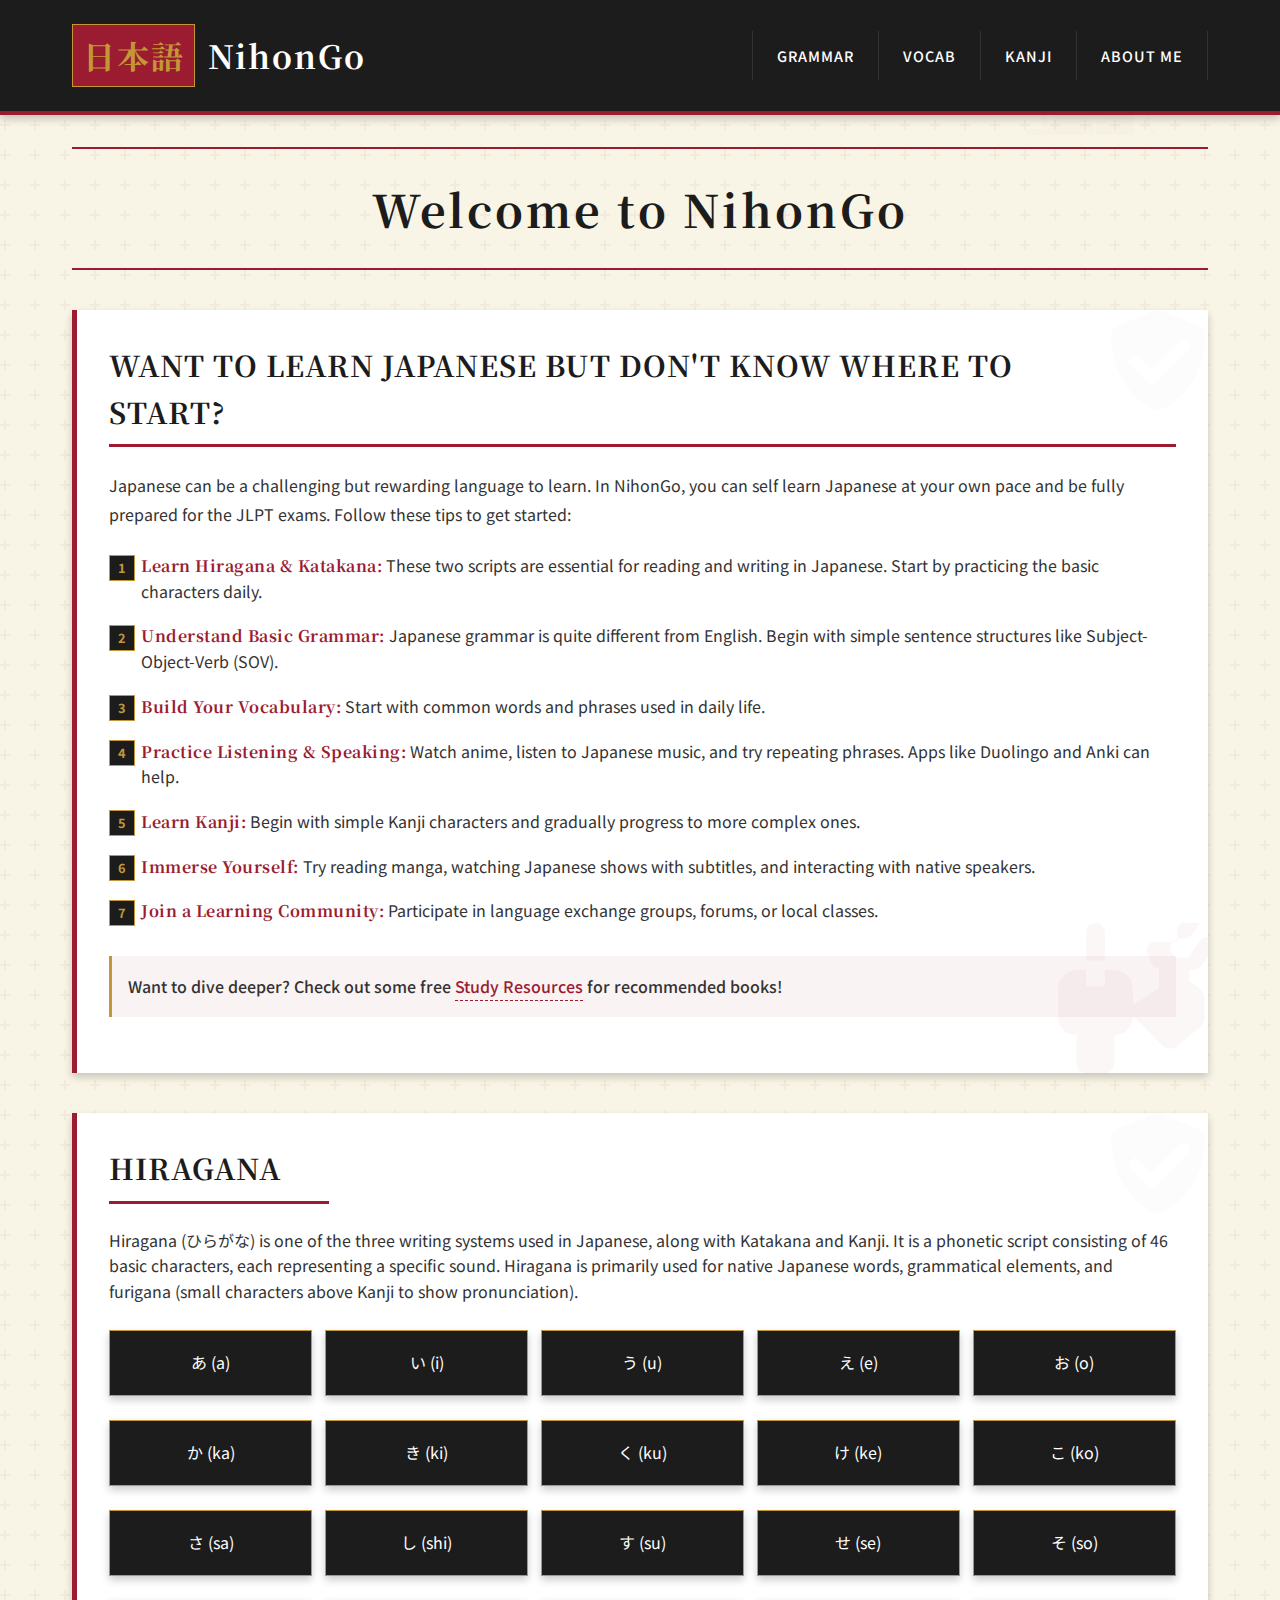
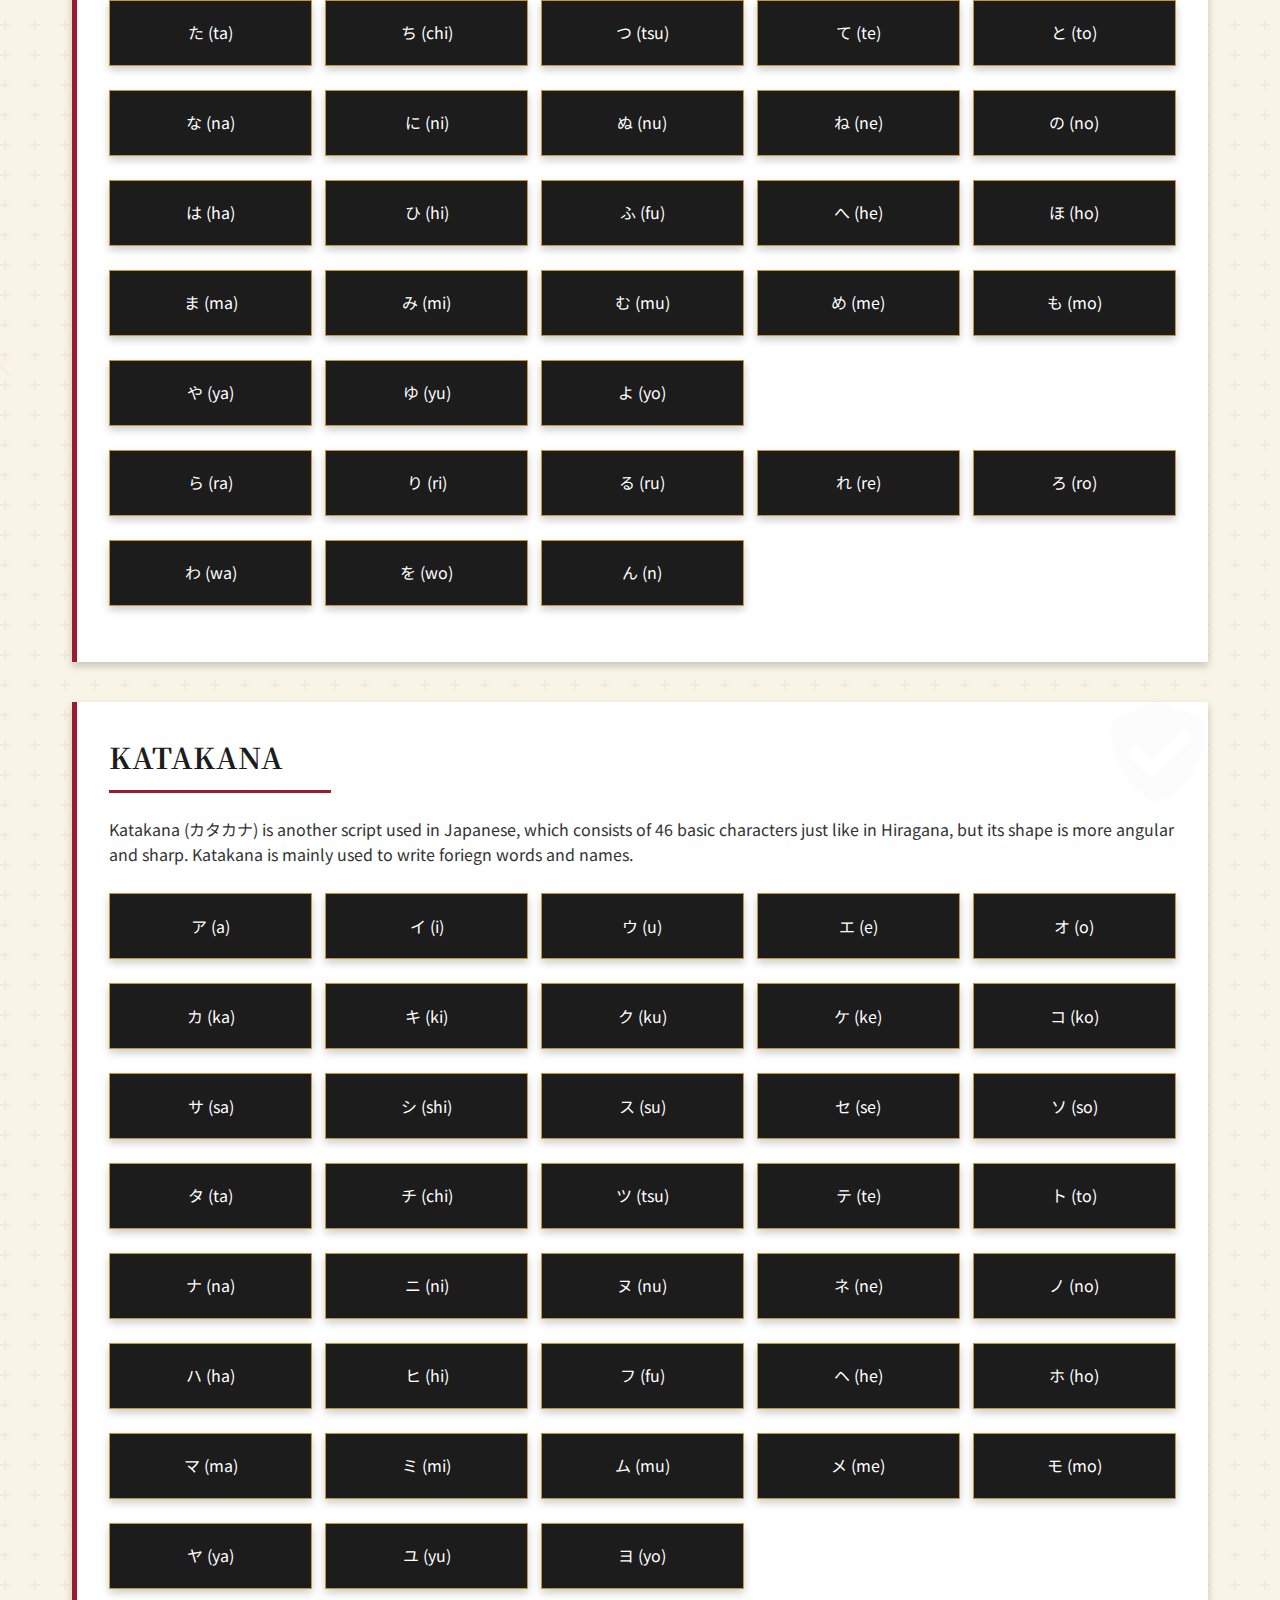
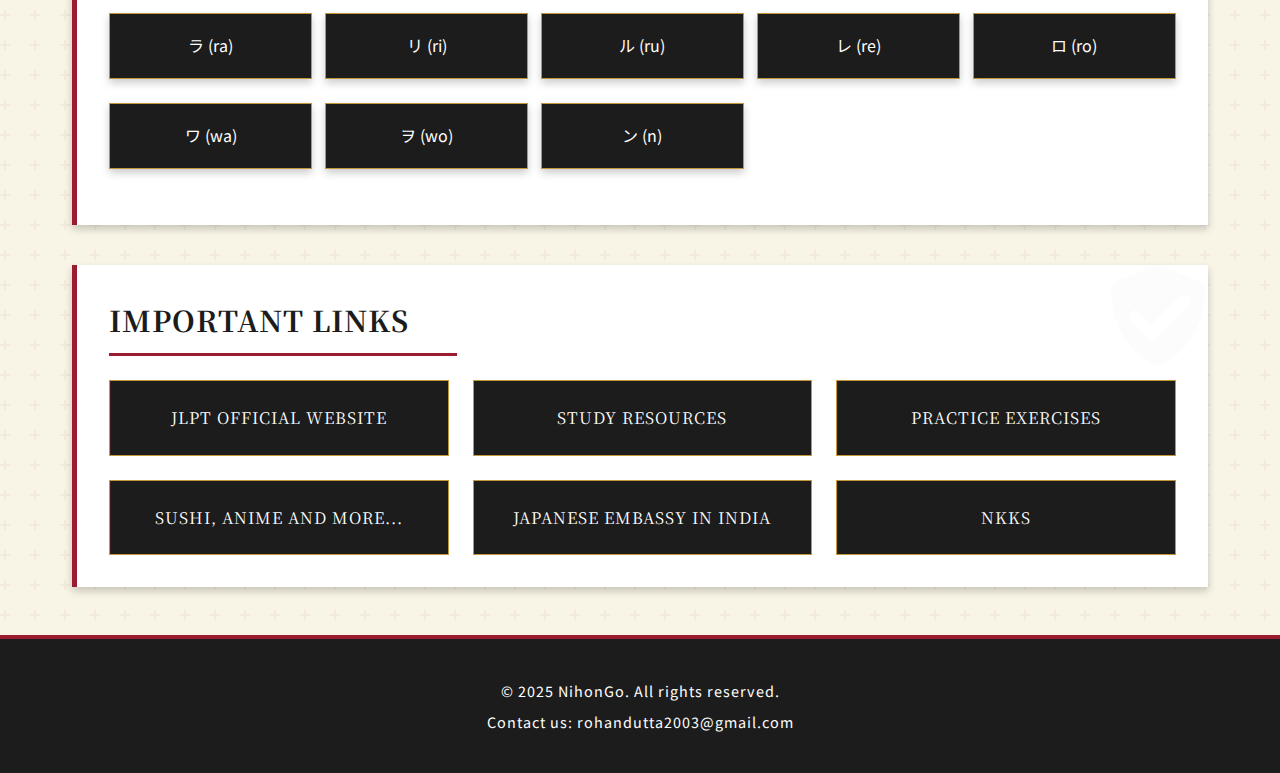
<file: index.html>
<!DOCTYPE html>
<html lang="en">
<head>
    <meta charset="UTF-8">
    <meta name="viewport" content="width=device-width, initial-scale=1.0">
    <title>NihonGo</title>
    <link rel="stylesheet" href="style.css">
    <link rel="stylesheet" href="https://cdnjs.cloudflare.com/ajax/libs/font-awesome/6.4.0/css/all.min.css">
</head>
<body>
    <header>
        <div class="header-container">
            <div class="logo">
                <h1><a href="index.html">NihonGo</a></h1>
            </div>
            <nav>
                <ul>
                    <li><a href="grammar.html">Grammar</a></li>
                    <li><a href="vocab.html">Vocab</a></li>
                    <li><a href="kanji.html">Kanji</a></li>
                    <li><a href="about.html">About Me</a></li>
                </ul>
            </nav>
        </div>
    </header>
    <main>
        <h1>Welcome to NihonGo</h1>

        <section class="section" id="start-learning">
            <h2>Want to learn Japanese but don't know where to start?</h2>
            <p>Japanese can be a challenging but rewarding language to learn. In NihonGo, you can self learn Japanese at your own pace and be fully prepared for the JLPT exams. Follow these tips to get started: </p>
            <ol>
                <li><strong>Learn Hiragana & Katakana:</strong> These two scripts are essential for reading and writing in Japanese. Start by practicing the basic characters daily.</li>
                <li><strong>Understand Basic Grammar:</strong> Japanese grammar is quite different from English. Begin with simple sentence structures like Subject-Object-Verb (SOV).</li>
                <li><strong>Build Your Vocabulary:</strong> Start with common words and phrases used in daily life.</li>
                <li><strong>Practice Listening & Speaking:</strong> Watch anime, listen to Japanese music, and try repeating phrases. Apps like Duolingo and Anki can help.</li>
                <li><strong>Learn Kanji:</strong> Begin with simple Kanji characters and gradually progress to more complex ones.</li>
                <li><strong>Immerse Yourself:</strong> Try reading manga, watching Japanese shows with subtitles, and interacting with native speakers.</li>
                <li><strong>Join a Learning Community:</strong> Participate in language exchange groups, forums, or local classes.</li>
            </ol>
            <p>Want to dive deeper? Check out some free <a href="https://nihongolibrary.com/home/free-japanese-study-materials/">Study Resources</a> for recommended books!</p>
        </section>
        
        <section class="section" id="hiragana">
            <h2>Hiragana</h2>
            <p>Hiragana (ひらがな) is one of the three writing systems used in Japanese, along with Katakana and Kanji. It is a phonetic script consisting of 46 basic characters, each representing a specific sound. Hiragana is primarily used for native Japanese words, grammatical elements, and furigana (small characters above Kanji to show pronunciation).</p>
            <br>
            <div class="kana-group">
                <div class="alphabet-grid">
                    <div class="character">あ (a)</div>
                    <div class="character">い (i)</div>
                    <div class="character">う (u)</div>
                    <div class="character">え (e)</div>
                    <div class="character">お (o)</div>
                </div>
            </div>
            <div class="kana-group">
                <div class="alphabet-grid">
                    <div class="character">か (ka)</div>
                    <div class="character">き (ki)</div>
                    <div class="character">く (ku)</div>
                    <div class="character">け (ke)</div>
                    <div class="character">こ (ko)</div>
                </div>
            </div>
            <div class="kana-group">
                <div class="alphabet-grid">
                    <div class="character">さ (sa)</div>
                    <div class="character">し (shi)</div>
                    <div class="character">す (su)</div>
                    <div class="character">せ (se)</div>
                    <div class="character">そ (so)</div>
                </div>
            </div>
            <div class="kana-group">
                <div class="alphabet-grid">
                    <div class="character">た (ta)</div>
                    <div class="character">ち (chi)</div>
                    <div class="character">つ (tsu)</div>
                    <div class="character">て (te)</div>
                    <div class="character">と (to)</div>
                </div>
            </div>
            <div class="kana-group">
                <div class="alphabet-grid">
                    <div class="character">な (na)</div>
                    <div class="character">に (ni)</div>
                    <div class="character">ぬ (nu)</div>
                    <div class="character">ね (ne)</div>
                    <div class="character">の (no)</div>
                </div>
            </div>
            <div class="kana-group">
                <div class="alphabet-grid">
                    <div class="character">は (ha)</div>
                    <div class="character">ひ (hi)</div>
                    <div class="character">ふ (fu)</div>
                    <div class="character">へ (he)</div>
                    <div class="character">ほ (ho)</div>
                </div>
            </div>
            <div class="kana-group">
                <div class="alphabet-grid">
                    <div class="character">ま (ma)</div>
                    <div class="character">み (mi)</div>
                    <div class="character">む (mu)</div>
                    <div class="character">め (me)</div>
                    <div class="character">も (mo)</div>
                </div>
            </div>
            <div class="kana-group">
                <div class="alphabet-grid">
                    <div class="character">や (ya)</div>
                    <div class="character">ゆ (yu)</div>
                    <div class="character">よ (yo)</div>
                </div>
            </div>
            <div class="kana-group">
                <div class="alphabet-grid">
                    <div class="character">ら (ra)</div>
                    <div class="character">り (ri)</div>
                    <div class="character">る (ru)</div>
                    <div class="character">れ (re)</div>
                    <div class="character">ろ (ro)</div>
                </div>
            </div>
            <div class="kana-group">
                <div class="alphabet-grid">
                    <div class="character">わ (wa)</div>
                    <div class="character">を (wo)</div>
                    <div class="character">ん (n)</div>
                </div>
            </div>
        </section>

        <section class="section" id="katakana">
            <h2>Katakana</h2>
            <p>Katakana (カタカナ) is another script used in Japanese, which consists of 46 basic characters just like in Hiragana, but its shape is more angular and sharp. Katakana is mainly used to write foriegn words and names.</p>
            <br>
            <div class="kana-group">
                <div class="alphabet-grid">
                    <div class="character">ア (a)</div>
                    <div class="character">イ (i)</div>
                    <div class="character">ウ (u)</div>
                    <div class="character">エ (e)</div>
                    <div class="character">オ (o)</div>
                </div>
            </div>
            <div class="kana-group">
                <div class="alphabet-grid">
                    <div class="character">カ (ka)</div>
                    <div class="character">キ (ki)</div>
                    <div class="character">ク (ku)</div>
                    <div class="character">ケ (ke)</div>
                    <div class="character">コ (ko)</div>
                </div>
            </div>
            <div class="kana-group">
                <div class="alphabet-grid">
                    <div class="character">サ (sa)</div>
                    <div class="character">シ (shi)</div>
                    <div class="character">ス (su)</div>
                    <div class="character">セ (se)</div>
                    <div class="character">ソ (so)</div>
                </div>
            </div>
            <div class="kana-group">
                <div class="alphabet-grid">
                    <div class="character">タ (ta)</div>
                    <div class="character">チ (chi)</div>
                    <div class="character">ツ (tsu)</div>
                    <div class="character">テ (te)</div>
                    <div class="character">ト (to)</div>
                </div>
            </div>
            <div class="kana-group">
                <div class="alphabet-grid">
                    <div class="character">ナ (na)</div>
                    <div class="character">ニ (ni)</div>
                    <div class="character">ヌ (nu)</div>
                    <div class="character">ネ (ne)</div>
                    <div class="character">ノ (no)</div>
                </div>
            </div>
            <div class="kana-group">
                <div class="alphabet-grid">
                    <div class="character">ハ (ha)</div>
                    <div class="character">ヒ (hi)</div>
                    <div class="character">フ (fu)</div>
                    <div class="character">ヘ (he)</div>
                    <div class="character">ホ (ho)</div>
                </div>
            </div>
            <div class="kana-group">
                <div class="alphabet-grid">
                    <div class="character">マ (ma)</div>
                    <div class="character">ミ (mi)</div>
                    <div class="character">ム (mu)</div>
                    <div class="character">メ (me)</div>
                    <div class="character">モ (mo)</div>
                </div>
            </div>
            <div class="kana-group">
                <div class="alphabet-grid">
                    <div class="character">ヤ (ya)</div>
                    <div class="character">ユ (yu)</div>
                    <div class="character">ヨ (yo)</div>
                </div>
            </div>
            <div class="kana-group">
                <div class="alphabet-grid">
                    <div class="character">ラ (ra)</div>
                    <div class="character">リ (ri)</div>
                    <div class="character">ル (ru)</div>
                    <div class="character">レ (re)</div>
                    <div class="character">ロ (ro)</div>
                </div>
            </div>
            <div class="kana-group">
                <div class="alphabet-grid">
                    <div class="character">ワ (wa)</div>
                    <div class="character">ヲ (wo)</div>
                    <div class="character">ン (n)</div>
                </div>
            </div>
        </section>

        <section class="section" id="important-links">
            <h2>Important Links</h2>
            <div class="important-links">
                <a href="https://www.jlpt.jp/e/">JLPT official website</a>
                <a href="https://nihongolibrary.com/home/free-japanese-study-materials/">Study Resources</a>
                <a href="https://japanesetest4you.com/">Practice Exercises</a>
                <a href="https://web-japan.org/trends/11_culture/">Sushi, Anime and More...</a>
                <a href="https://www.in.emb-japan.go.jp/itprtop_en/index.html">Japanese Embassy in India</a>
                <a href="https://nkks.org.in/">NKKS</a>
            </div>
        </section>
    </main>

    <footer>
        <p>© 2025 NihonGo. All rights reserved.</p>
        <p>Contact us: rohandutta2003@gmail.com</p>
    </footer>

    <script>
        // Simple JavaScript to add samurai sword slash effect
        document.addEventListener('DOMContentLoaded', function() {
            const characters = document.querySelectorAll('.character');
            
            characters.forEach(character => {
                character.addEventListener('mouseenter', function() {
                    this.style.transform = 'translateY(-5px)';
                    this.style.boxShadow = '0 10px 15px rgba(0, 0, 0, 0.3)';
                });
                
                character.addEventListener('mouseleave', function() {
                    this.style.transform = 'translateY(0)';
                    this.style.boxShadow = '0 4px 8px rgba(0, 0, 0, 0.2)';
                });
            });
        });
    </script>
</body>
</html>
</file>
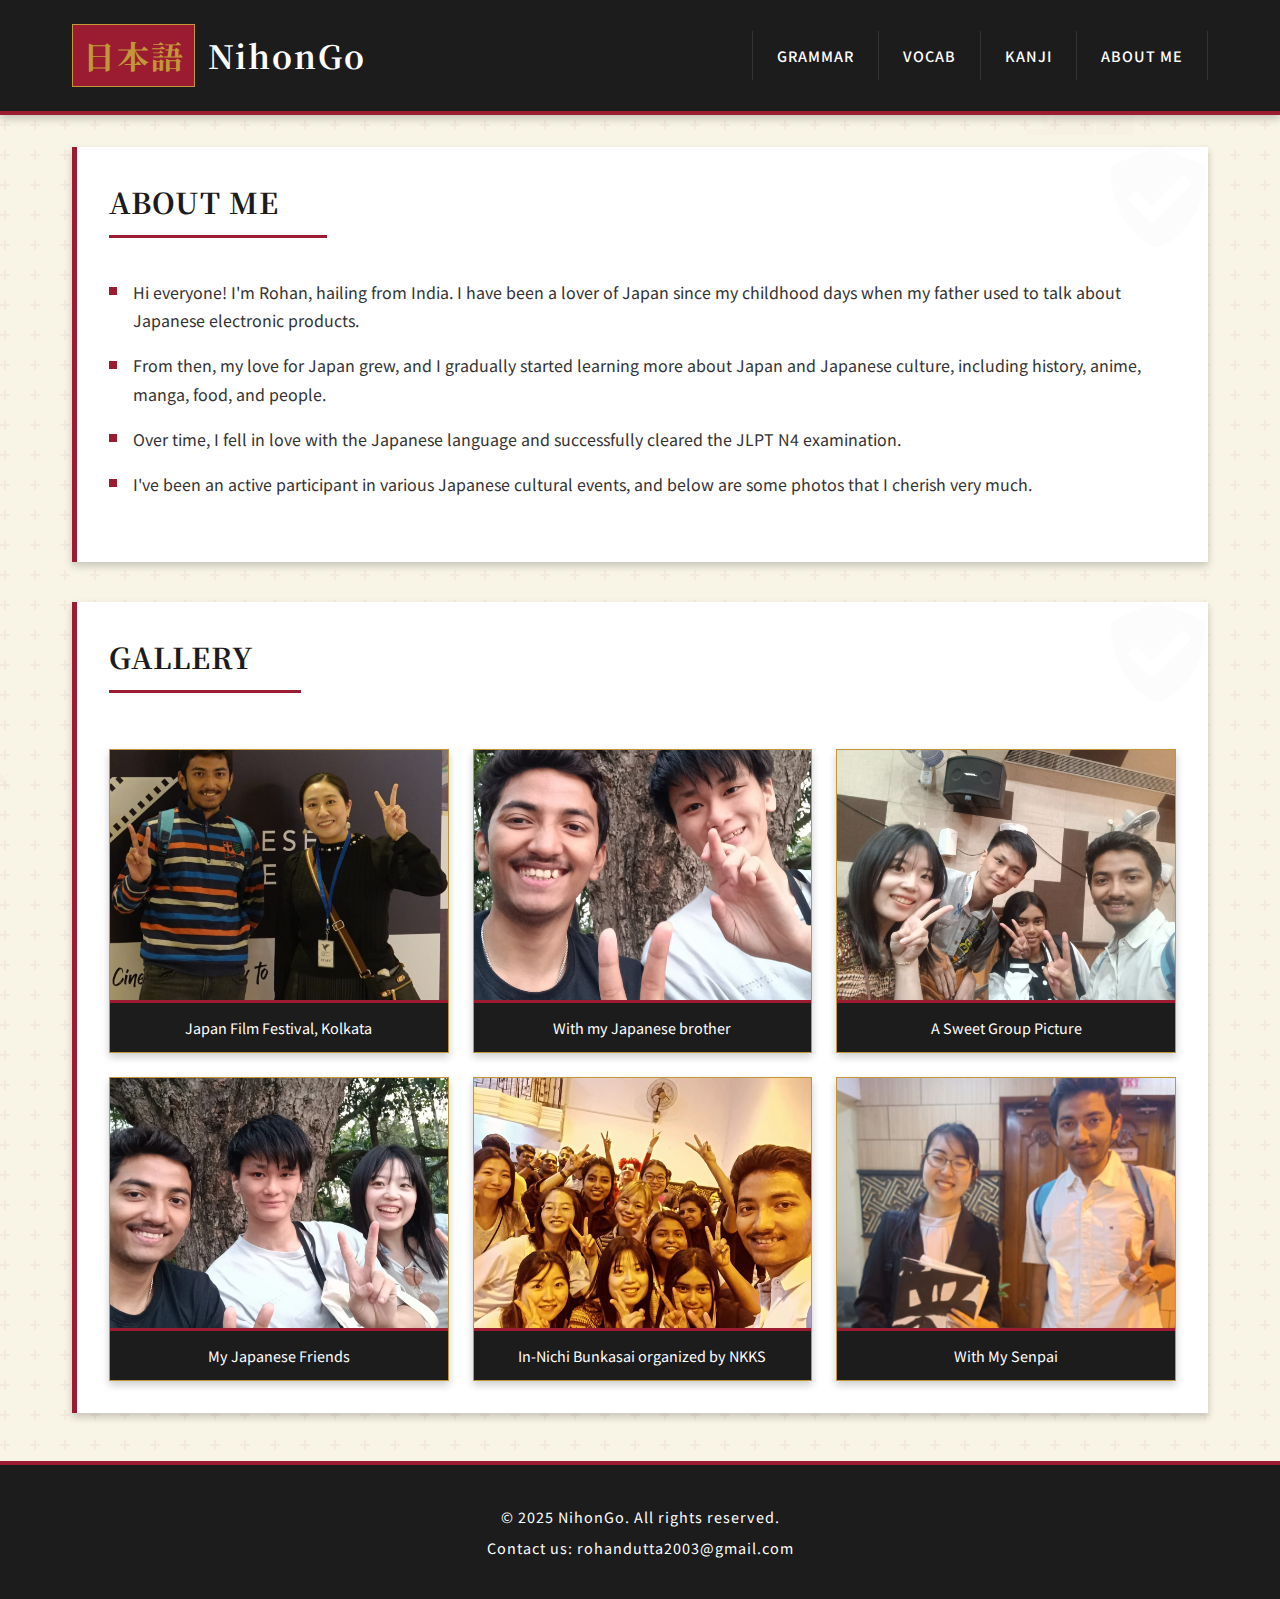
<file: about.html>
<!DOCTYPE html>
<html lang="en">
<head>
    <meta charset="UTF-8">
    <meta name="viewport" content="width=device-width, initial-scale=1.0">
    <title>About</title>
    <link rel="stylesheet" href="style2.css">
    <link rel="stylesheet" href="https://cdnjs.cloudflare.com/ajax/libs/font-awesome/6.4.0/css/all.min.css">
</head>
<body>
    <header>
        <div class="header-container">
            <div class="logo">
                <h1><a href="index.html">NihonGo</a></h1>
            </div>
            <nav>
                <ul>
                    <li><a href="grammar.html">Grammar</a></li>
                    <li><a href="vocab.html">Vocab</a></li>
                    <li><a href="kanji.html">Kanji</a></li>
                    <li><a href="about.html">About Me</a></li>
                </ul>
            </nav>
        </div>
    </header>
    <main>
        <section id="about">
            <h2>About Me</h2>
            <article>
                <p>Hi everyone! I'm Rohan, hailing from India. I have been a lover of Japan since my childhood days when my father used to talk about Japanese electronic products.</p>
                <p>From then, my love for Japan grew, and I gradually started learning more about Japan and Japanese culture, including history, anime, manga, food, and people.</p>
                <p>Over time, I fell in love with the Japanese language and successfully cleared the JLPT N4 examination.</p>
                <p>I've been an active participant in various Japanese cultural events, and below are some photos that I cherish very much.</p>
            </article>
        </section>
        <section id="gallery">
            <h2>Gallery</h2>
            <div class="gallery-container">
                <figure>
                    <img src="image1.jpeg" alt="Celebrating at a Japan Festival">
                    <figcaption>Japan Film Festival, Kolkata</figcaption>
                </figure>
                <figure>
                    <img src="image2.jpeg" alt="My JLPT N4 Certificate">
                    <figcaption>With my Japanese brother</figcaption>
                </figure>
                <figure>
                    <img src="image3.jpeg" alt="Trip to Kyoto">
                    <figcaption>A Sweet Group Picture</figcaption>
                </figure>
                <figure>
                    <img src="image4.jpeg" alt="Japanese Calligraphy Workshop">
                    <figcaption>My Japanese Friends</figcaption>
                </figure>
                <figure>
                    <img src="image5.jpeg" alt="Japanese Calligraphy Workshop">
                    <figcaption>In-Nichi Bunkasai organized by NKKS</figcaption>
                </figure>
                <figure>
                    <img src="image6.jpeg" alt="Japanese Calligraphy Workshop">
                    <figcaption>With My Senpai</figcaption>
                </figure>
            </div>
        </section>
    </main>
    <footer>
        <p>© 2025 NihonGo. All rights reserved.</p>
        <p>Contact us: rohandutta2003@gmail.com</p>
    </footer>
</body>
</html>
</file>
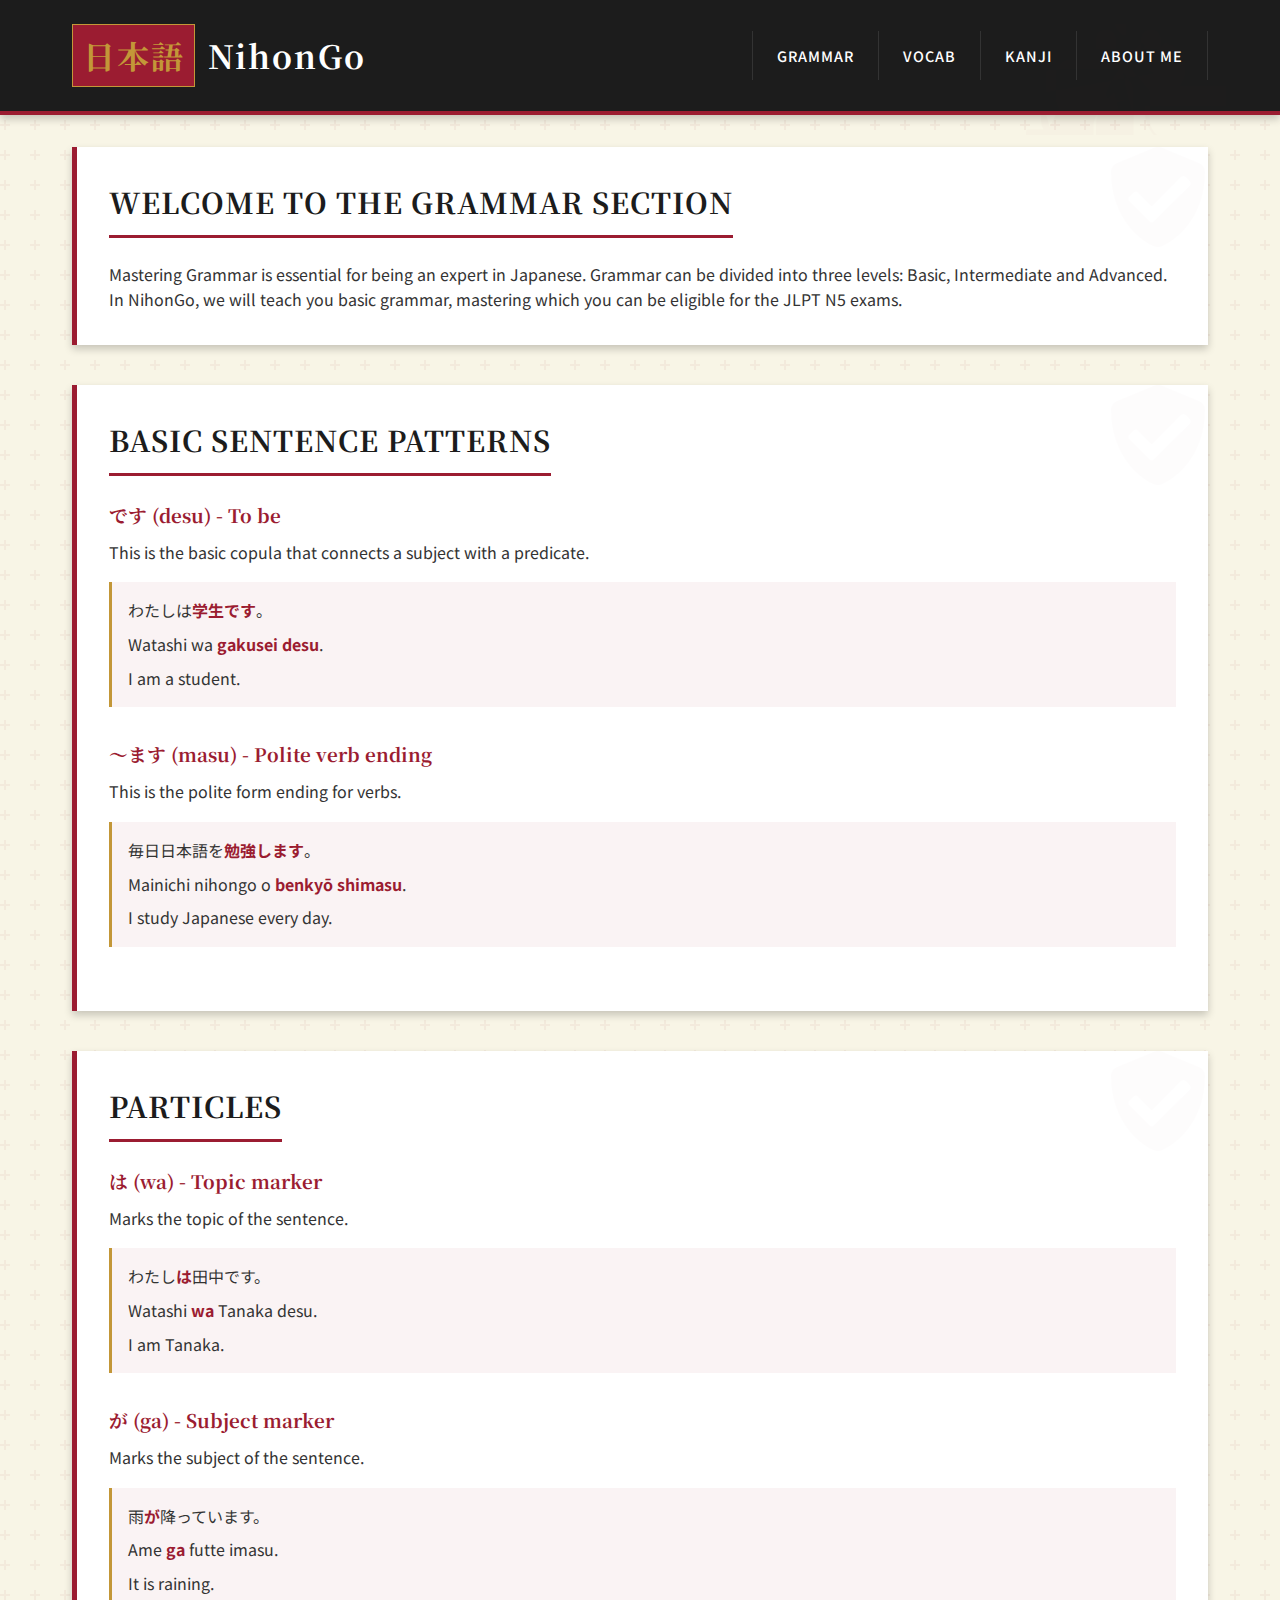
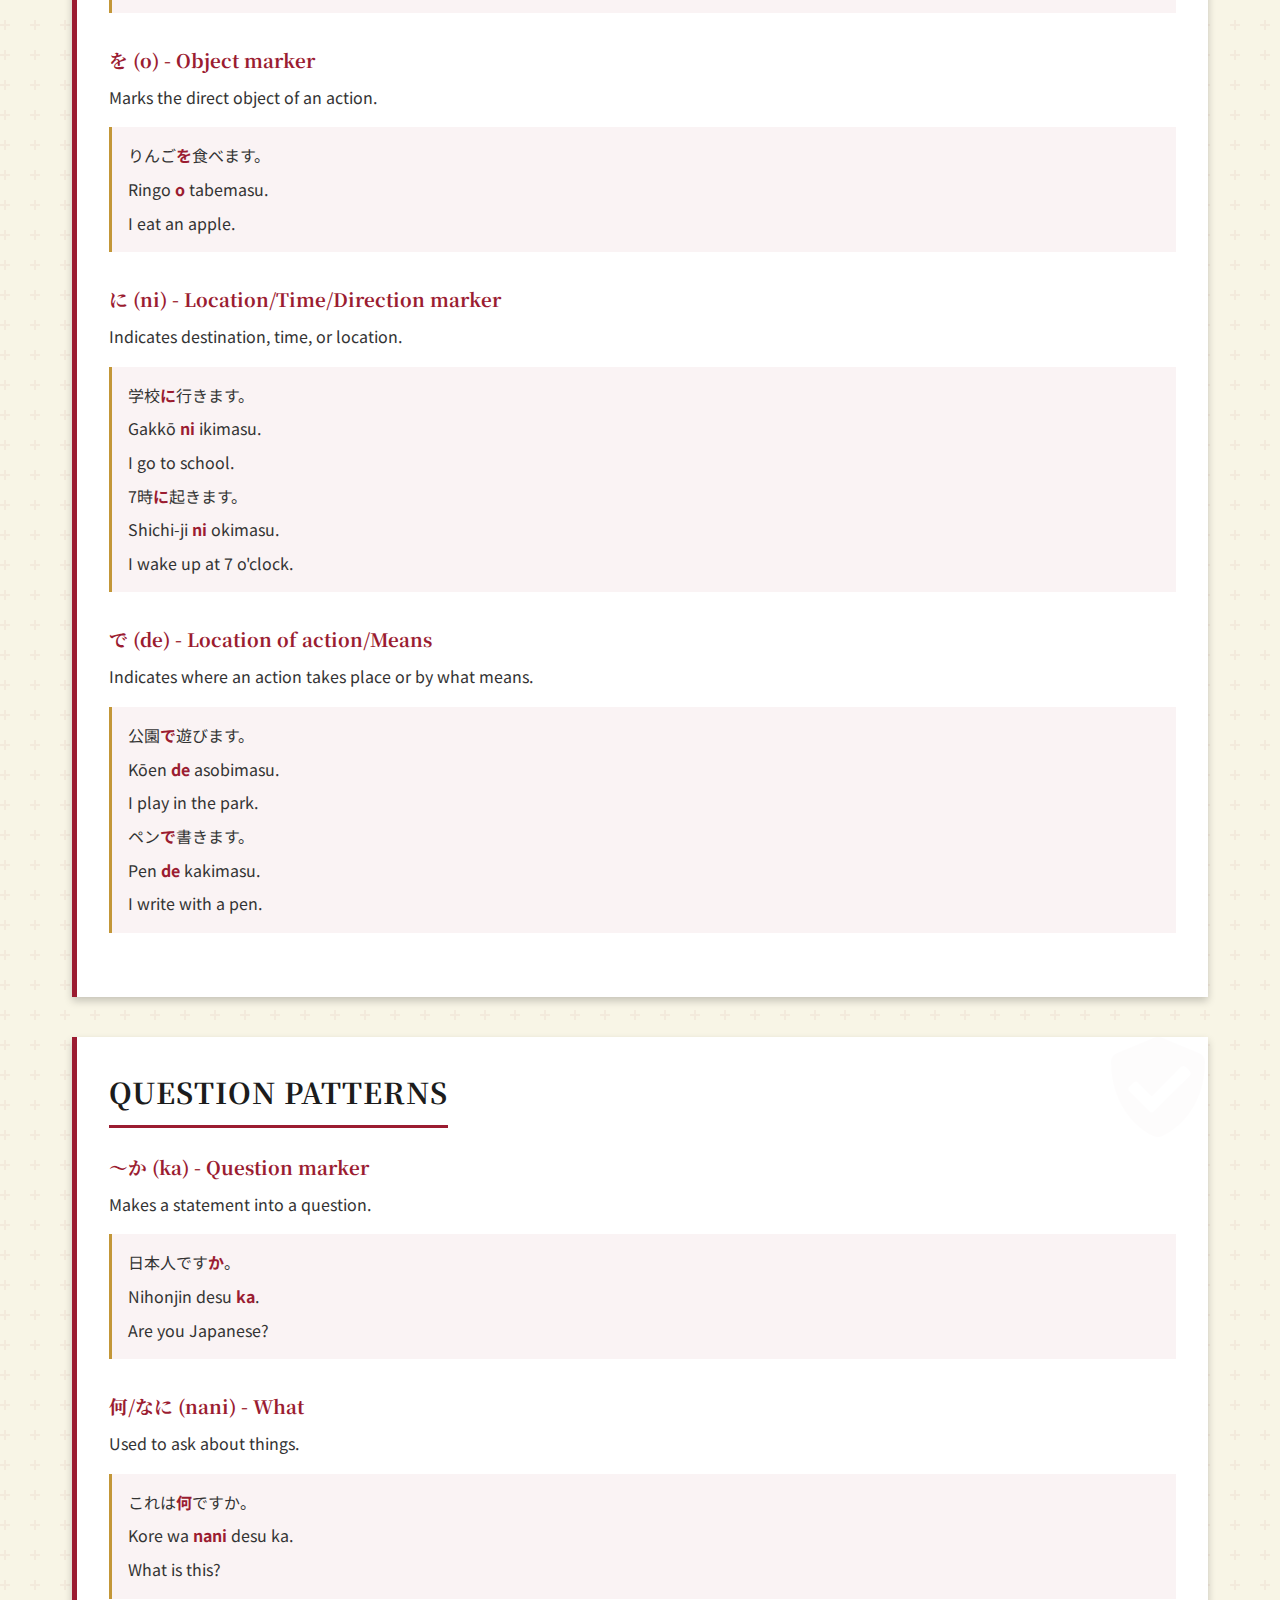
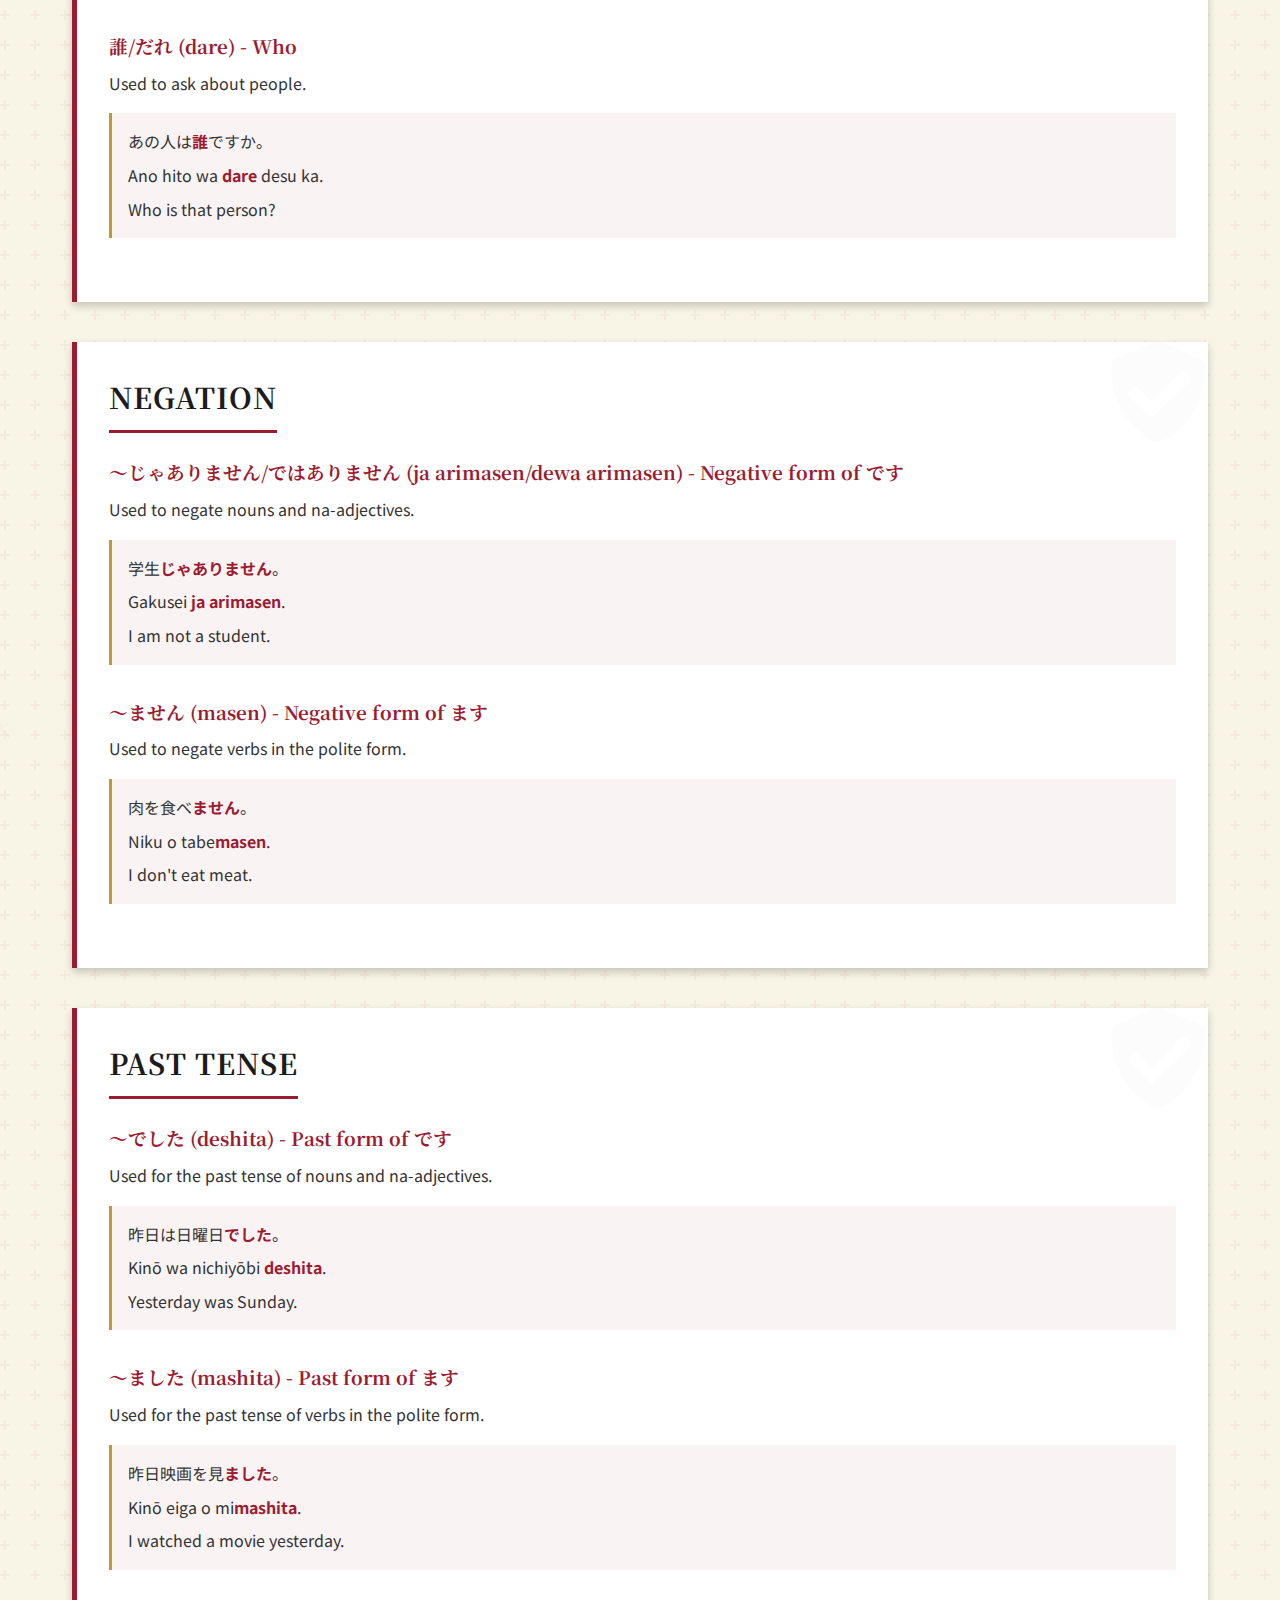
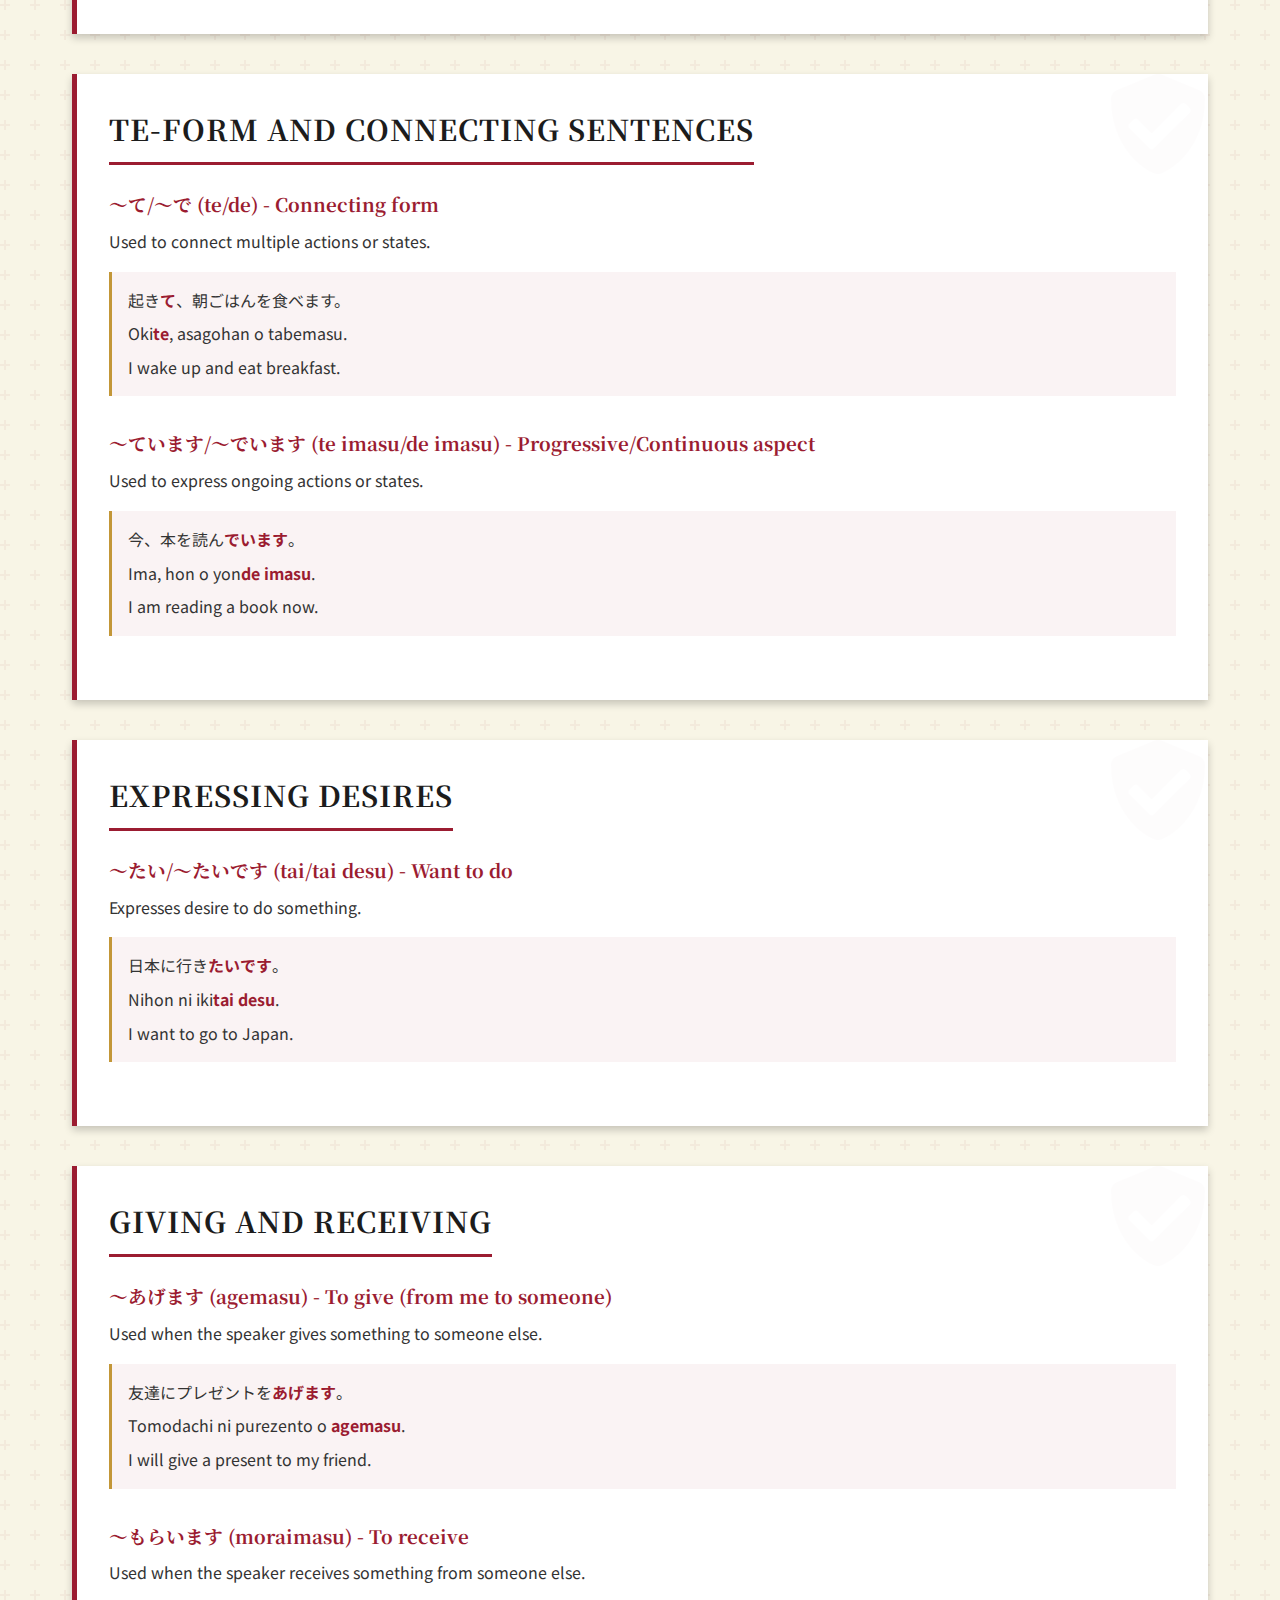
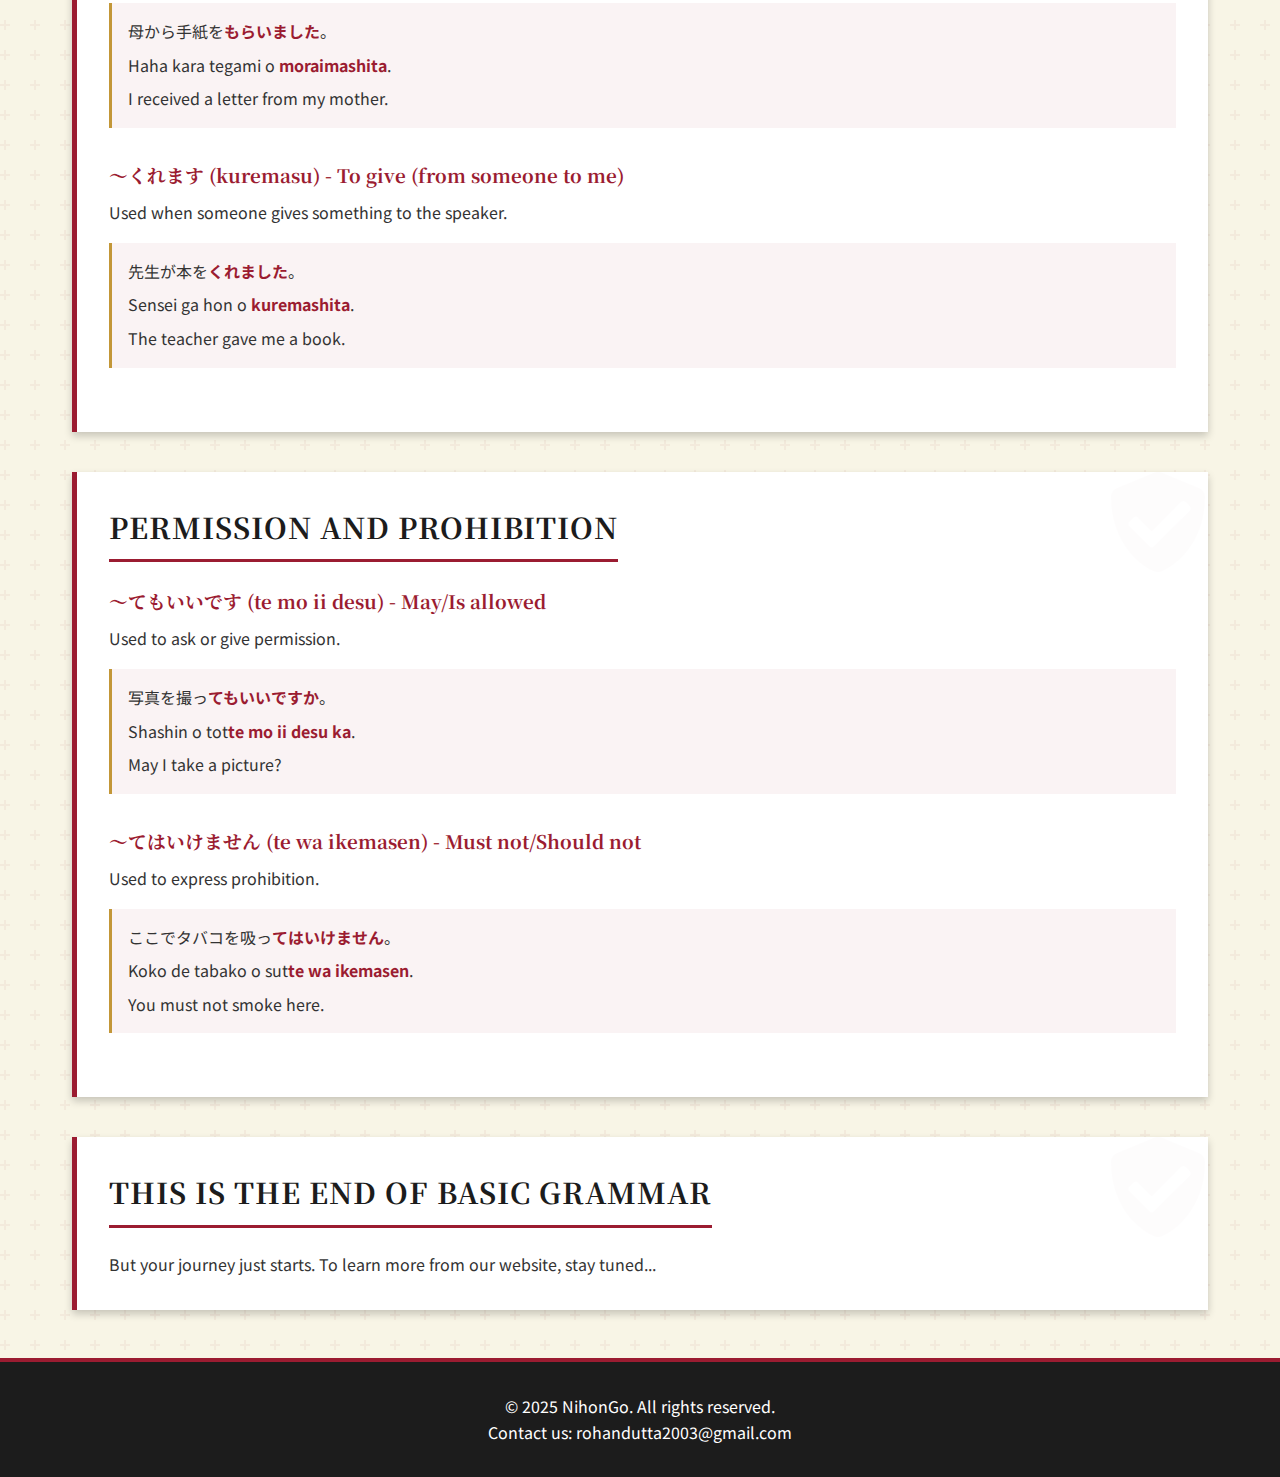
<file: grammar.html>
<!DOCTYPE html>
<html lang="en">
<head>
    <meta charset="UTF-8">
    <meta name="viewport" content="width=device-width, initial-scale=1.0">
    <title>Grammar</title>
    <link rel="stylesheet" href="style1.css">
    <link rel="stylesheet" href="https://cdnjs.cloudflare.com/ajax/libs/font-awesome/6.4.0/css/all.min.css">
</head>
<body>
    <header>
        <div class="header-container">
            <div class="logo">
                <h1><a href="index.html">NihonGo</a></h1>
            </div>
            <nav>
                <ul>
                    <li><a href="grammar.html">Grammar</a></li>
                    <li><a href="vocab.html">Vocab</a></li>
                    <li><a href="kanji.html">Kanji</a></li>
                    <li><a href="about.html">About Me</a></li>
                </ul>
            </nav>
        </div>
    </header>
    <main>
        <section>
            <h2>Welcome to the Grammar Section</h2>
            <p>Mastering Grammar is essential for being an expert in Japanese. Grammar can be divided into three levels: Basic, Intermediate and Advanced.</p>
            <p>In NihonGo, we will teach you basic grammar, mastering which you can be eligible for the JLPT N5 exams.</p>
        </section>
        <section>
            <h2>Basic Sentence Patterns</h2>
            <article>
                <h3>です (desu) - To be</h3>
                <p>This is the basic copula that connects a subject with a predicate.</p>
                <div class="examples">
                    <p>わたしは<strong>学生です</strong>。</p>
                    <p>Watashi wa <strong>gakusei desu</strong>.</p>
                    <p>I am a student.</p>
                </div>
            </article>
            
            <article>
                <h3>〜ます (masu) - Polite verb ending</h3>
                <p>This is the polite form ending for verbs.</p>
                <div class="examples">
                    <p>毎日日本語を<strong>勉強します</strong>。</p>
                    <p>Mainichi nihongo o <strong>benkyō shimasu</strong>.</p>
                    <p>I study Japanese every day.</p>
                </div>
            </article>
        </section>

        <section>
            <h2>Particles</h2>
            
            <article>
                <h3>は (wa) - Topic marker</h3>
                <p>Marks the topic of the sentence.</p>
                <div class="examples">
                    <p>わたし<strong>は</strong>田中です。</p>
                    <p>Watashi <strong>wa</strong> Tanaka desu.</p>
                    <p>I am Tanaka.</p>
                </div>
            </article>
            
            <article>
                <h3>が (ga) - Subject marker</h3>
                <p>Marks the subject of the sentence.</p>
                <div class="examples">
                    <p>雨<strong>が</strong>降っています。</p>
                    <p>Ame <strong>ga</strong> futte imasu.</p>
                    <p>It is raining.</p>
                </div>
            </article>
            
            <article>
                <h3>を (o) - Object marker</h3>
                <p>Marks the direct object of an action.</p>
                <div class="examples">
                    <p>りんご<strong>を</strong>食べます。</p>
                    <p>Ringo <strong>o</strong> tabemasu.</p>
                    <p>I eat an apple.</p>
                </div>
            </article>
            
            <article>
                <h3>に (ni) - Location/Time/Direction marker</h3>
                <p>Indicates destination, time, or location.</p>
                <div class="examples">
                    <p>学校<strong>に</strong>行きます。</p>
                    <p>Gakkō <strong>ni</strong> ikimasu.</p>
                    <p>I go to school.</p>
                    
                    <p>7時<strong>に</strong>起きます。</p>
                    <p>Shichi-ji <strong>ni</strong> okimasu.</p>
                    <p>I wake up at 7 o'clock.</p>
                </div>
            </article>
            
            <article>
                <h3>で (de) - Location of action/Means</h3>
                <p>Indicates where an action takes place or by what means.</p>
                <div class="examples">
                    <p>公園<strong>で</strong>遊びます。</p>
                    <p>Kōen <strong>de</strong> asobimasu.</p>
                    <p>I play in the park.</p>
                    
                    <p>ペン<strong>で</strong>書きます。</p>
                    <p>Pen <strong>de</strong> kakimasu.</p>
                    <p>I write with a pen.</p>
                </div>
            </article>
        </section>

        <section>
            <h2>Question Patterns</h2>
            
            <article>
                <h3>〜か (ka) - Question marker</h3>
                <p>Makes a statement into a question.</p>
                <div class="examples">
                    <p>日本人です<strong>か</strong>。</p>
                    <p>Nihonjin desu <strong>ka</strong>.</p>
                    <p>Are you Japanese?</p>
                </div>
            </article>
            
            <article>
                <h3>何/なに (nani) - What</h3>
                <p>Used to ask about things.</p>
                <div class="examples">
                    <p>これは<strong>何</strong>ですか。</p>
                    <p>Kore wa <strong>nani</strong> desu ka.</p>
                    <p>What is this?</p>
                </div>
            </article>
            
            <article>
                <h3>誰/だれ (dare) - Who</h3>
                <p>Used to ask about people.</p>
                <div class="examples">
                    <p>あの人は<strong>誰</strong>ですか。</p>
                    <p>Ano hito wa <strong>dare</strong> desu ka.</p>
                    <p>Who is that person?</p>
                </div>
            </article>
        </section>

        <section>
            <h2>Negation</h2>
            
            <article>
                <h3>〜じゃありません/ではありません (ja arimasen/dewa arimasen) - Negative form of です</h3>
                <p>Used to negate nouns and na-adjectives.</p>
                <div class="examples">
                    <p>学生<strong>じゃありません</strong>。</p>
                    <p>Gakusei <strong>ja arimasen</strong>.</p>
                    <p>I am not a student.</p>
                </div>
            </article>
            
            <article>
                <h3>〜ません (masen) - Negative form of ます</h3>
                <p>Used to negate verbs in the polite form.</p>
                <div class="examples">
                    <p>肉を食べ<strong>ません</strong>。</p>
                    <p>Niku o tabe<strong>masen</strong>.</p>
                    <p>I don't eat meat.</p>
                </div>
            </article>
        </section>

        <section>
            <h2>Past Tense</h2>
            
            <article>
                <h3>〜でした (deshita) - Past form of です</h3>
                <p>Used for the past tense of nouns and na-adjectives.</p>
                <div class="examples">
                    <p>昨日は日曜日<strong>でした</strong>。</p>
                    <p>Kinō wa nichiyōbi <strong>deshita</strong>.</p>
                    <p>Yesterday was Sunday.</p>
                </div>
            </article>
            
            <article>
                <h3>〜ました (mashita) - Past form of ます</h3>
                <p>Used for the past tense of verbs in the polite form.</p>
                <div class="examples">
                    <p>昨日映画を見<strong>ました</strong>。</p>
                    <p>Kinō eiga o mi<strong>mashita</strong>.</p>
                    <p>I watched a movie yesterday.</p>
                </div>
            </article>
        </section>

        <section>
            <h2>Te-form and Connecting Sentences</h2>
            
            <article>
                <h3>〜て/〜で (te/de) - Connecting form</h3>
                <p>Used to connect multiple actions or states.</p>
                <div class="examples">
                    <p>起き<strong>て</strong>、朝ごはんを食べます。</p>
                    <p>Oki<strong>te</strong>, asagohan o tabemasu.</p>
                    <p>I wake up and eat breakfast.</p>
                </div>
            </article>
            
            <article>
                <h3>〜ています/〜でいます (te imasu/de imasu) - Progressive/Continuous aspect</h3>
                <p>Used to express ongoing actions or states.</p>
                <div class="examples">
                    <p>今、本を読ん<strong>でいます</strong>。</p>
                    <p>Ima, hon o yon<strong>de imasu</strong>.</p>
                    <p>I am reading a book now.</p>
                </div>
            </article>
        </section>

        <section>
            <h2>Expressing Desires</h2>
            
            <article>
                <h3>〜たい/〜たいです (tai/tai desu) - Want to do</h3>
                <p>Expresses desire to do something.</p>
                <div class="examples">
                    <p>日本に行き<strong>たいです</strong>。</p>
                    <p>Nihon ni iki<strong>tai desu</strong>.</p>
                    <p>I want to go to Japan.</p>
                </div>
            </article>
        </section>

        <section>
            <h2>Giving and Receiving</h2>
            
            <article>
                <h3>〜あげます (agemasu) - To give (from me to someone)</h3>
                <p>Used when the speaker gives something to someone else.</p>
                <div class="examples">
                    <p>友達にプレゼントを<strong>あげます</strong>。</p>
                    <p>Tomodachi ni purezento o <strong>agemasu</strong>.</p>
                    <p>I will give a present to my friend.</p>
                </div>
            </article>
            
            <article>
                <h3>〜もらいます (moraimasu) - To receive</h3>
                <p>Used when the speaker receives something from someone else.</p>
                <div class="examples">
                    <p>母から手紙を<strong>もらいました</strong>。</p>
                    <p>Haha kara tegami o <strong>moraimashita</strong>.</p>
                    <p>I received a letter from my mother.</p>
                </div>
            </article>
            
            <article>
                <h3>〜くれます (kuremasu) - To give (from someone to me)</h3>
                <p>Used when someone gives something to the speaker.</p>
                <div class="examples">
                    <p>先生が本を<strong>くれました</strong>。</p>
                    <p>Sensei ga hon o <strong>kuremashita</strong>.</p>
                    <p>The teacher gave me a book.</p>
                </div>
            </article>
        </section>

        <section>
            <h2>Permission and Prohibition</h2>
            
            <article>
                <h3>〜てもいいです (te mo ii desu) - May/Is allowed</h3>
                <p>Used to ask or give permission.</p>
                <div class="examples">
                    <p>写真を撮っ<strong>てもいいですか</strong>。</p>
                    <p>Shashin o tot<strong>te mo ii desu ka</strong>.</p>
                    <p>May I take a picture?</p>
                </div>
            </article>
            
            <article>
                <h3>〜てはいけません (te wa ikemasen) - Must not/Should not</h3>
                <p>Used to express prohibition.</p>
                <div class="examples">
                    <p>ここでタバコを吸っ<strong>てはいけません</strong>。</p>
                    <p>Koko de tabako o sut<strong>te wa ikemasen</strong>.</p>
                    <p>You must not smoke here.</p>
                </div>
            </article>
        </section>
        <section>
            <h2>This is the end of Basic Grammar</h2>
            <p>But your journey just starts. To learn more from our website, stay tuned...</p>
        </section>
    </main>
    <footer>
        <p>© 2025 NihonGo. All rights reserved.</p>
        <p>Contact us: rohandutta2003@gmail.com</p>
    </footer>
</body>
</html>
</file>
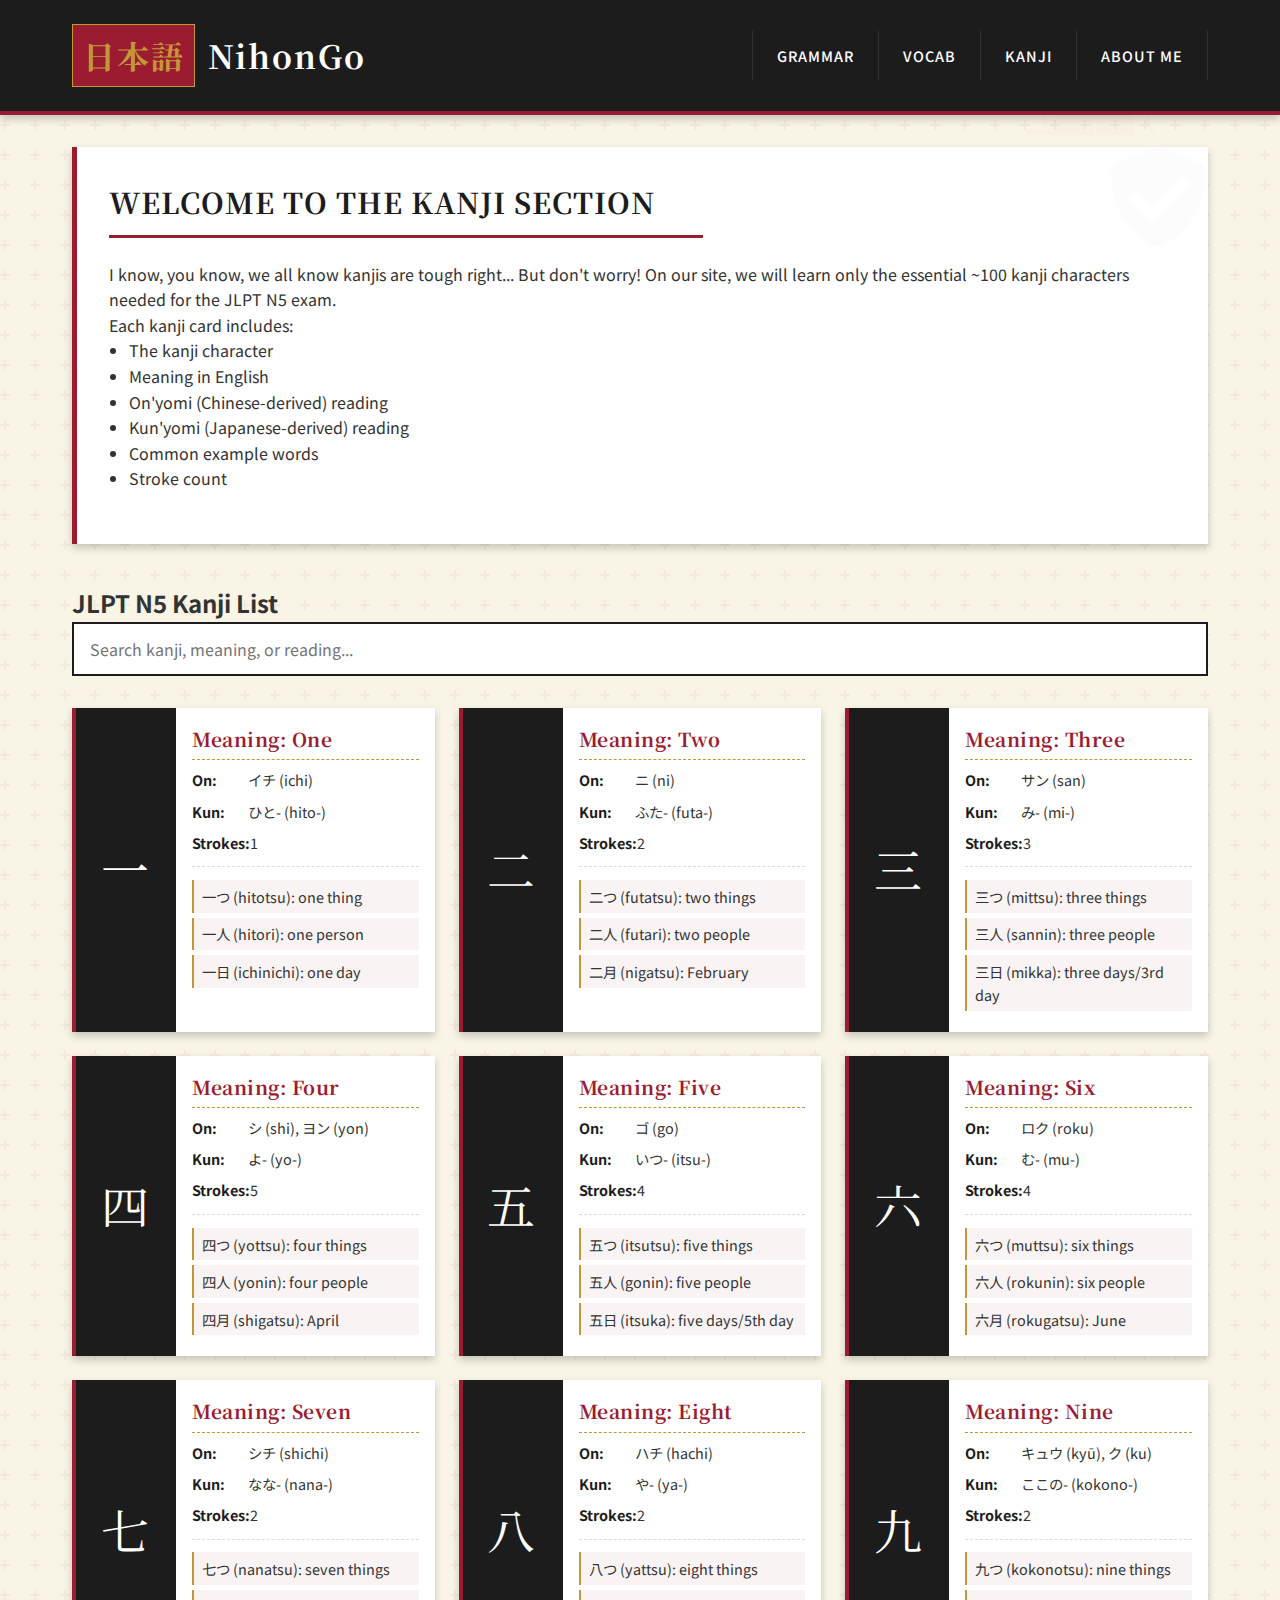
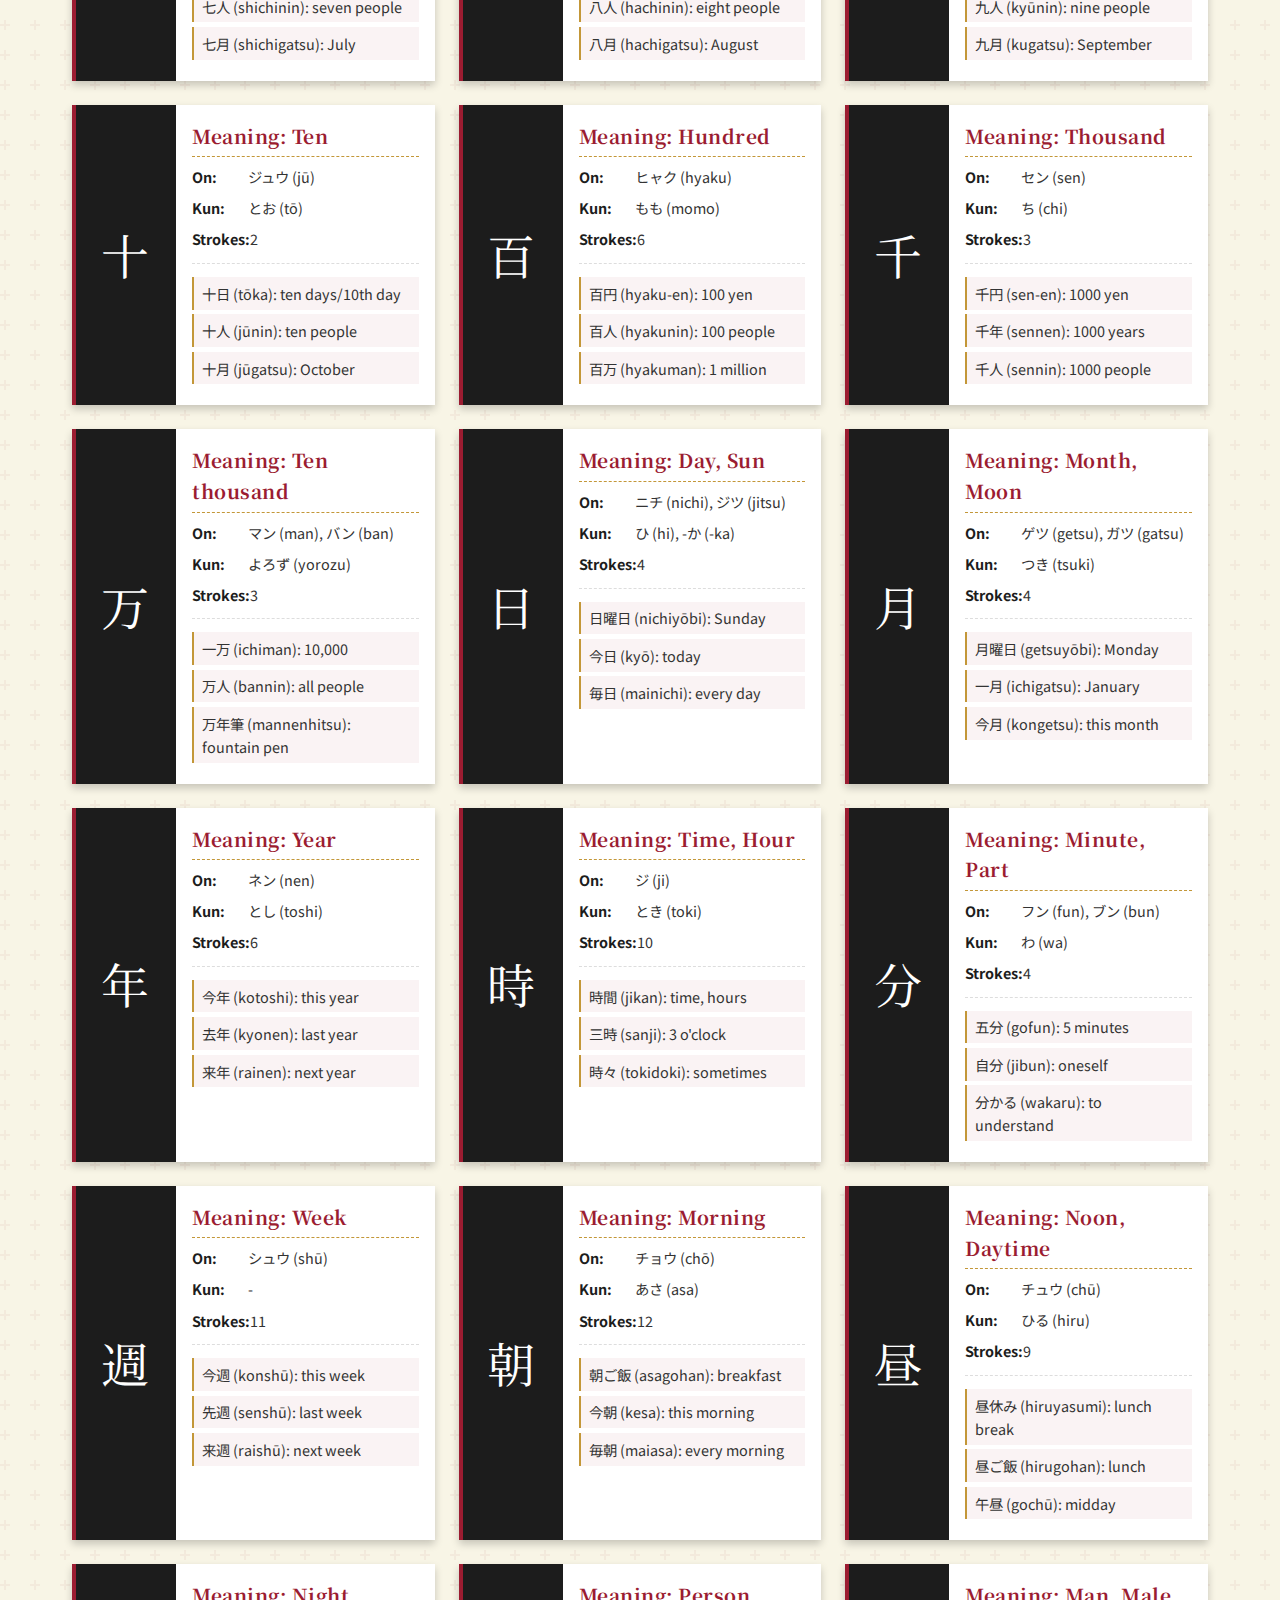
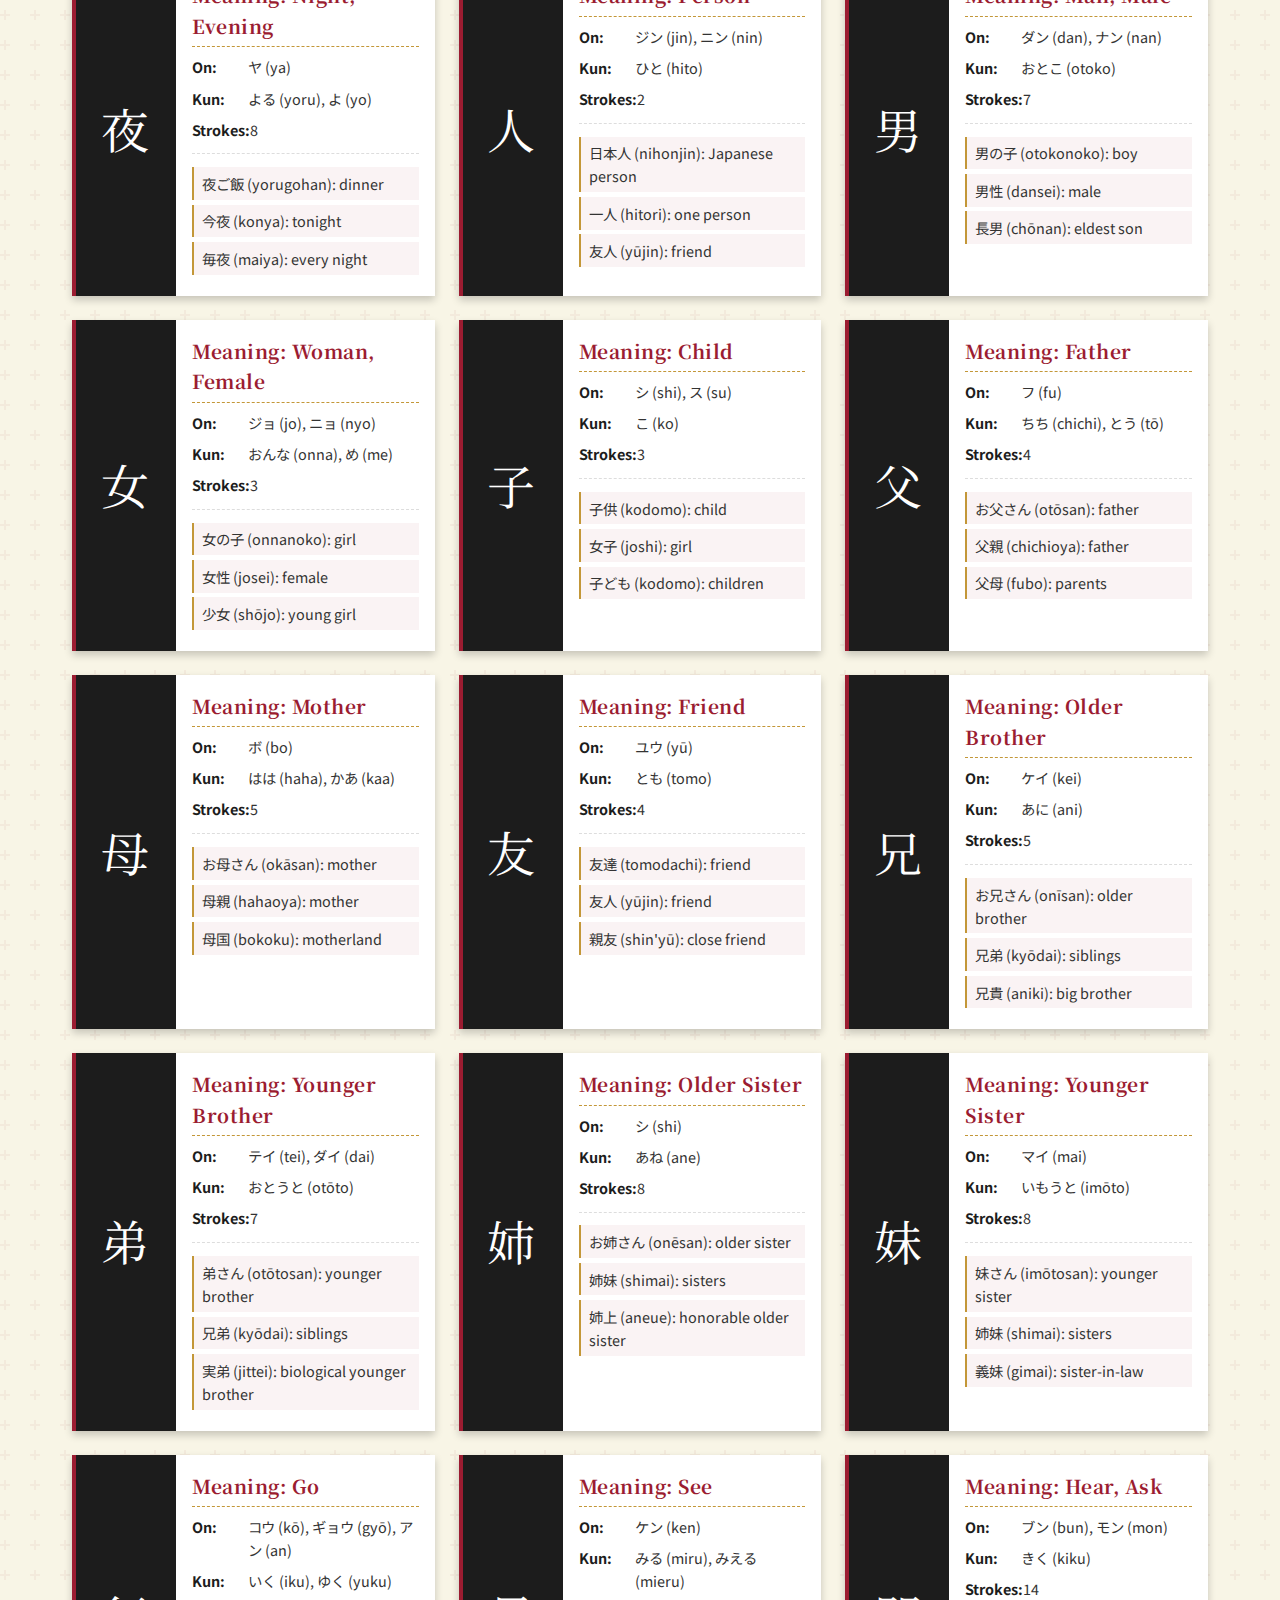
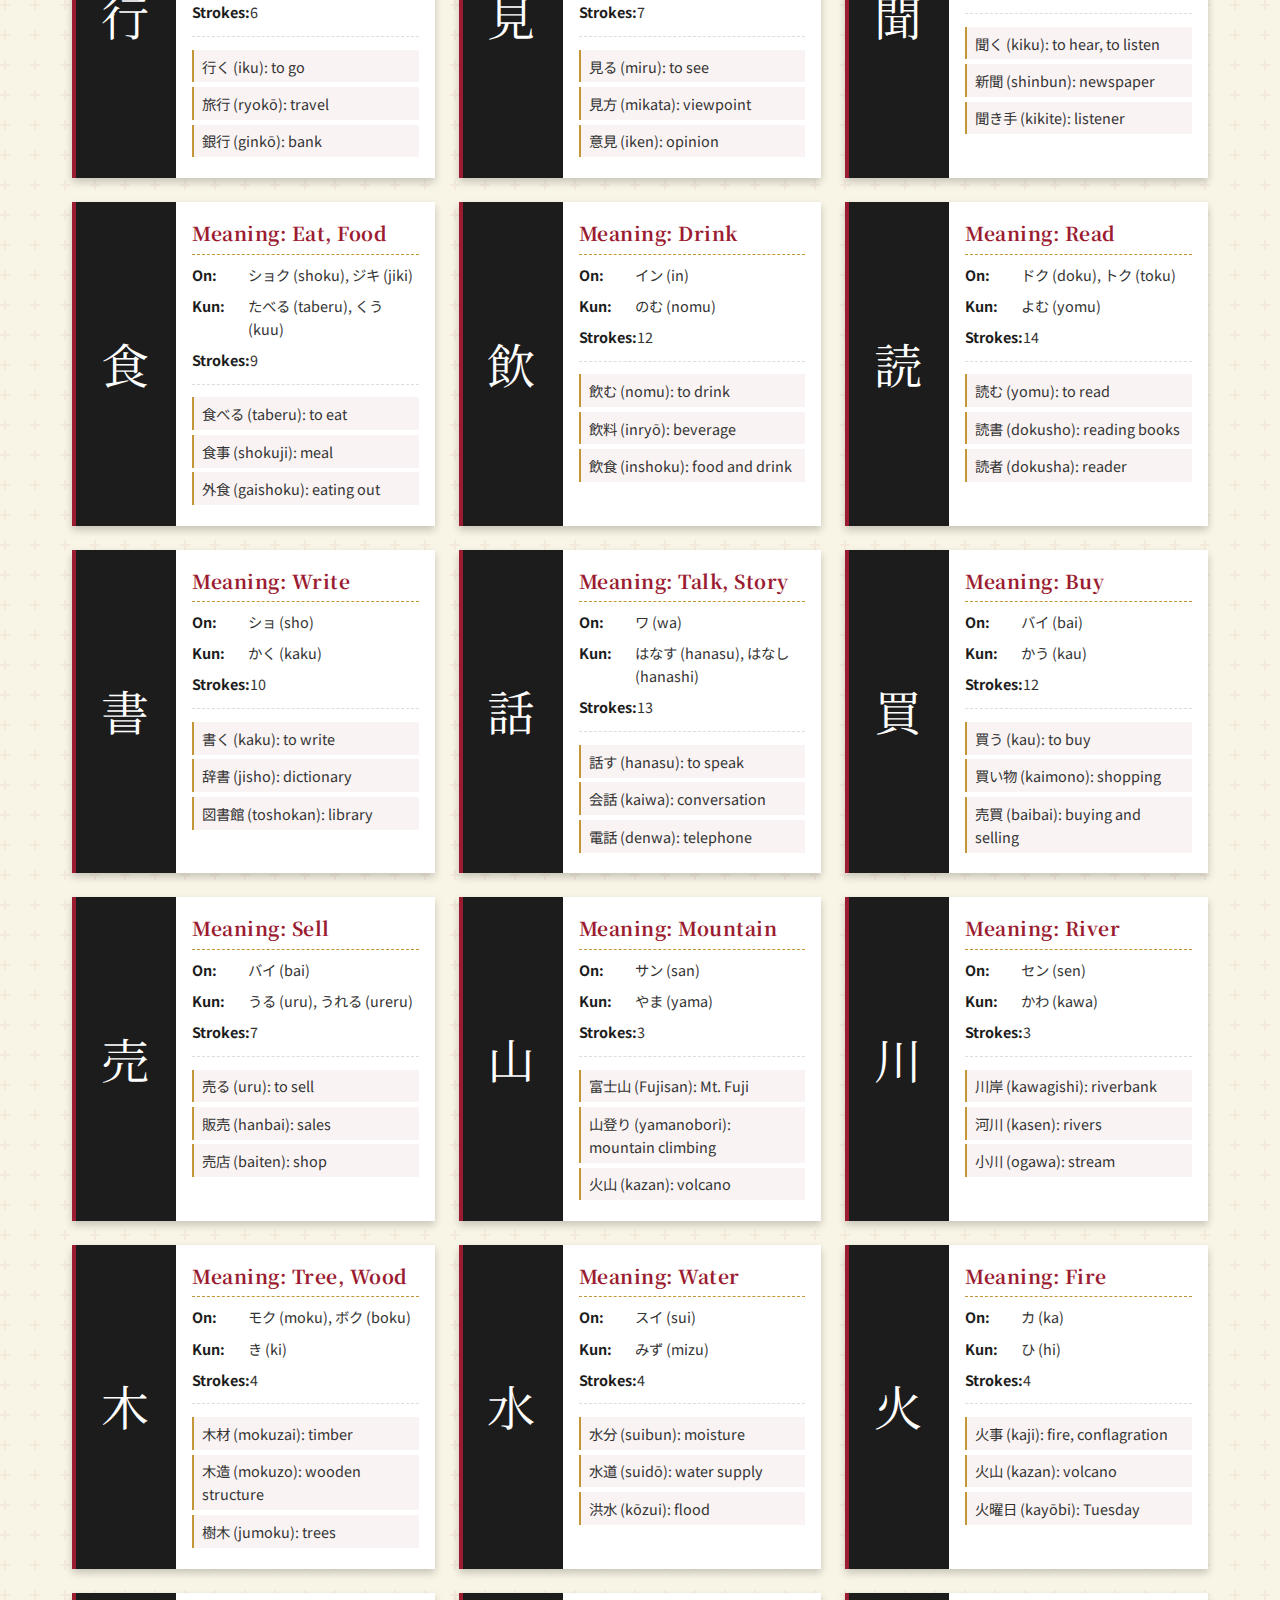
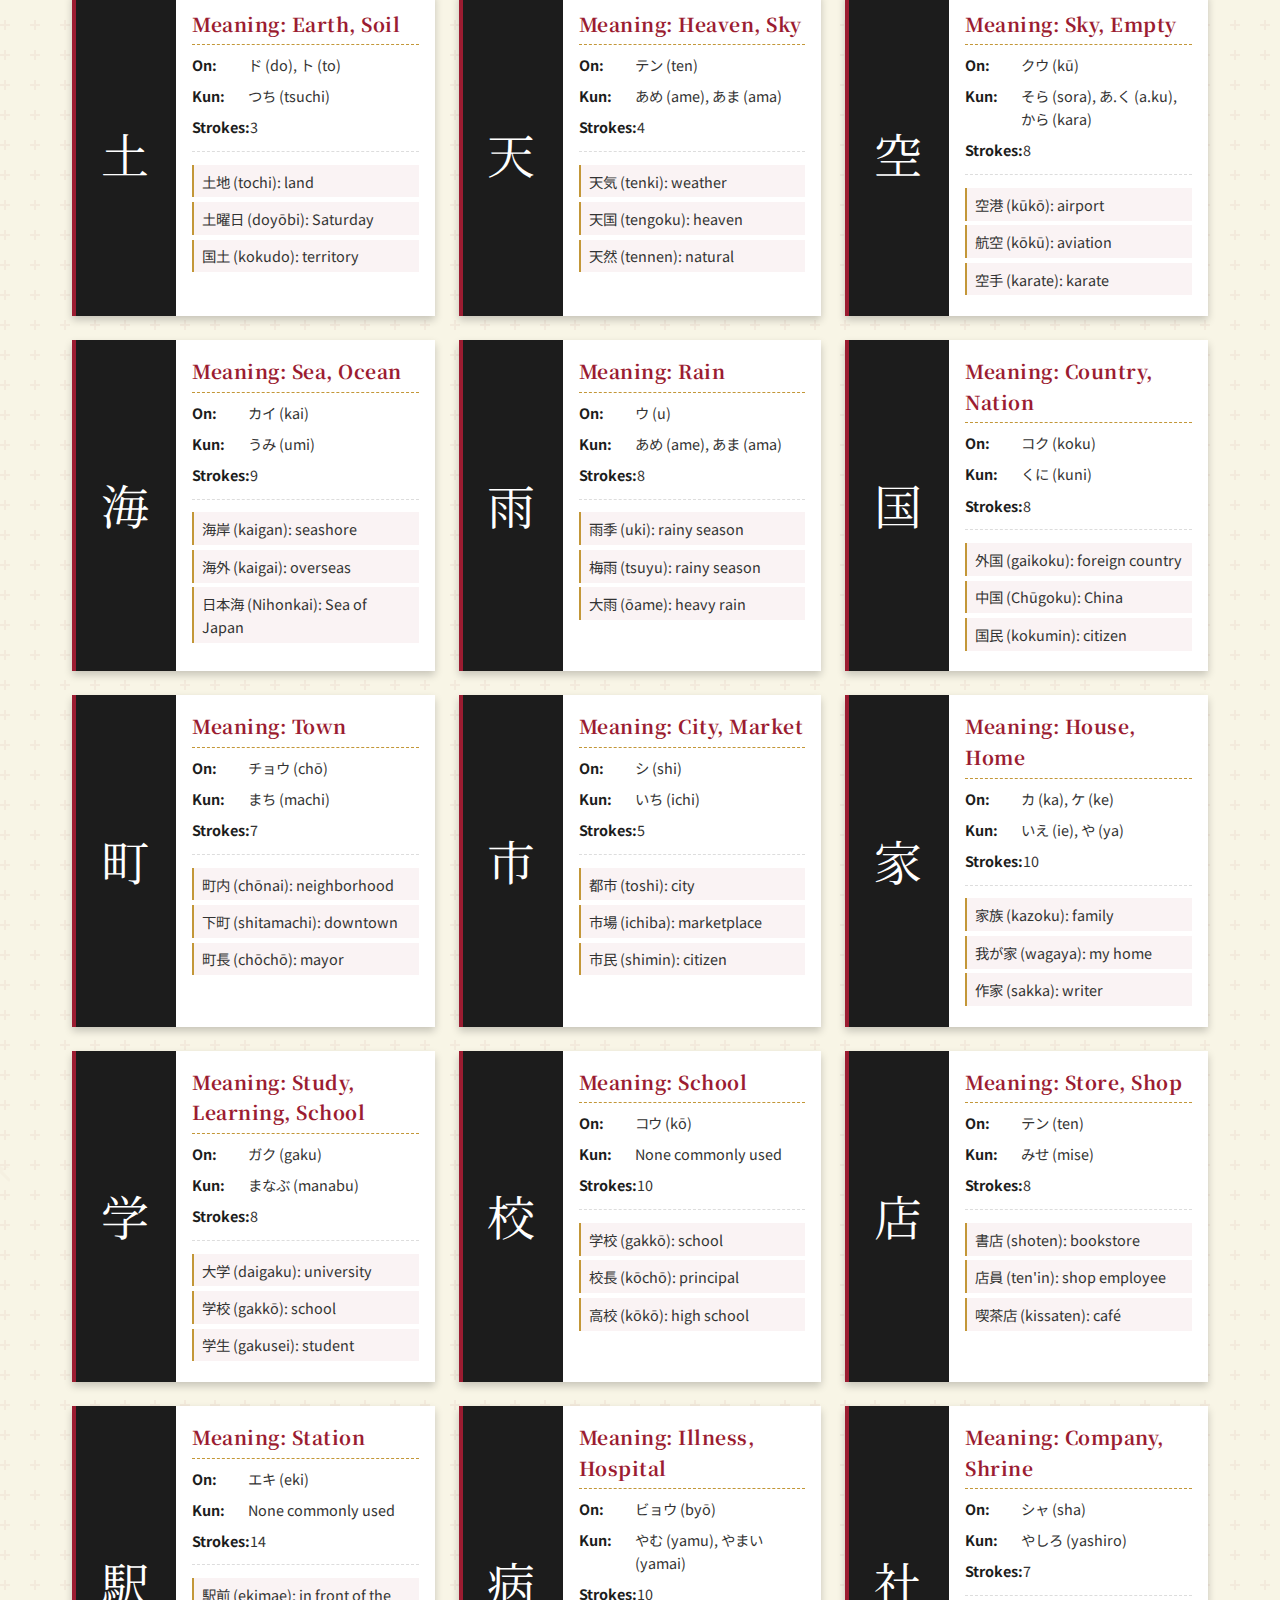
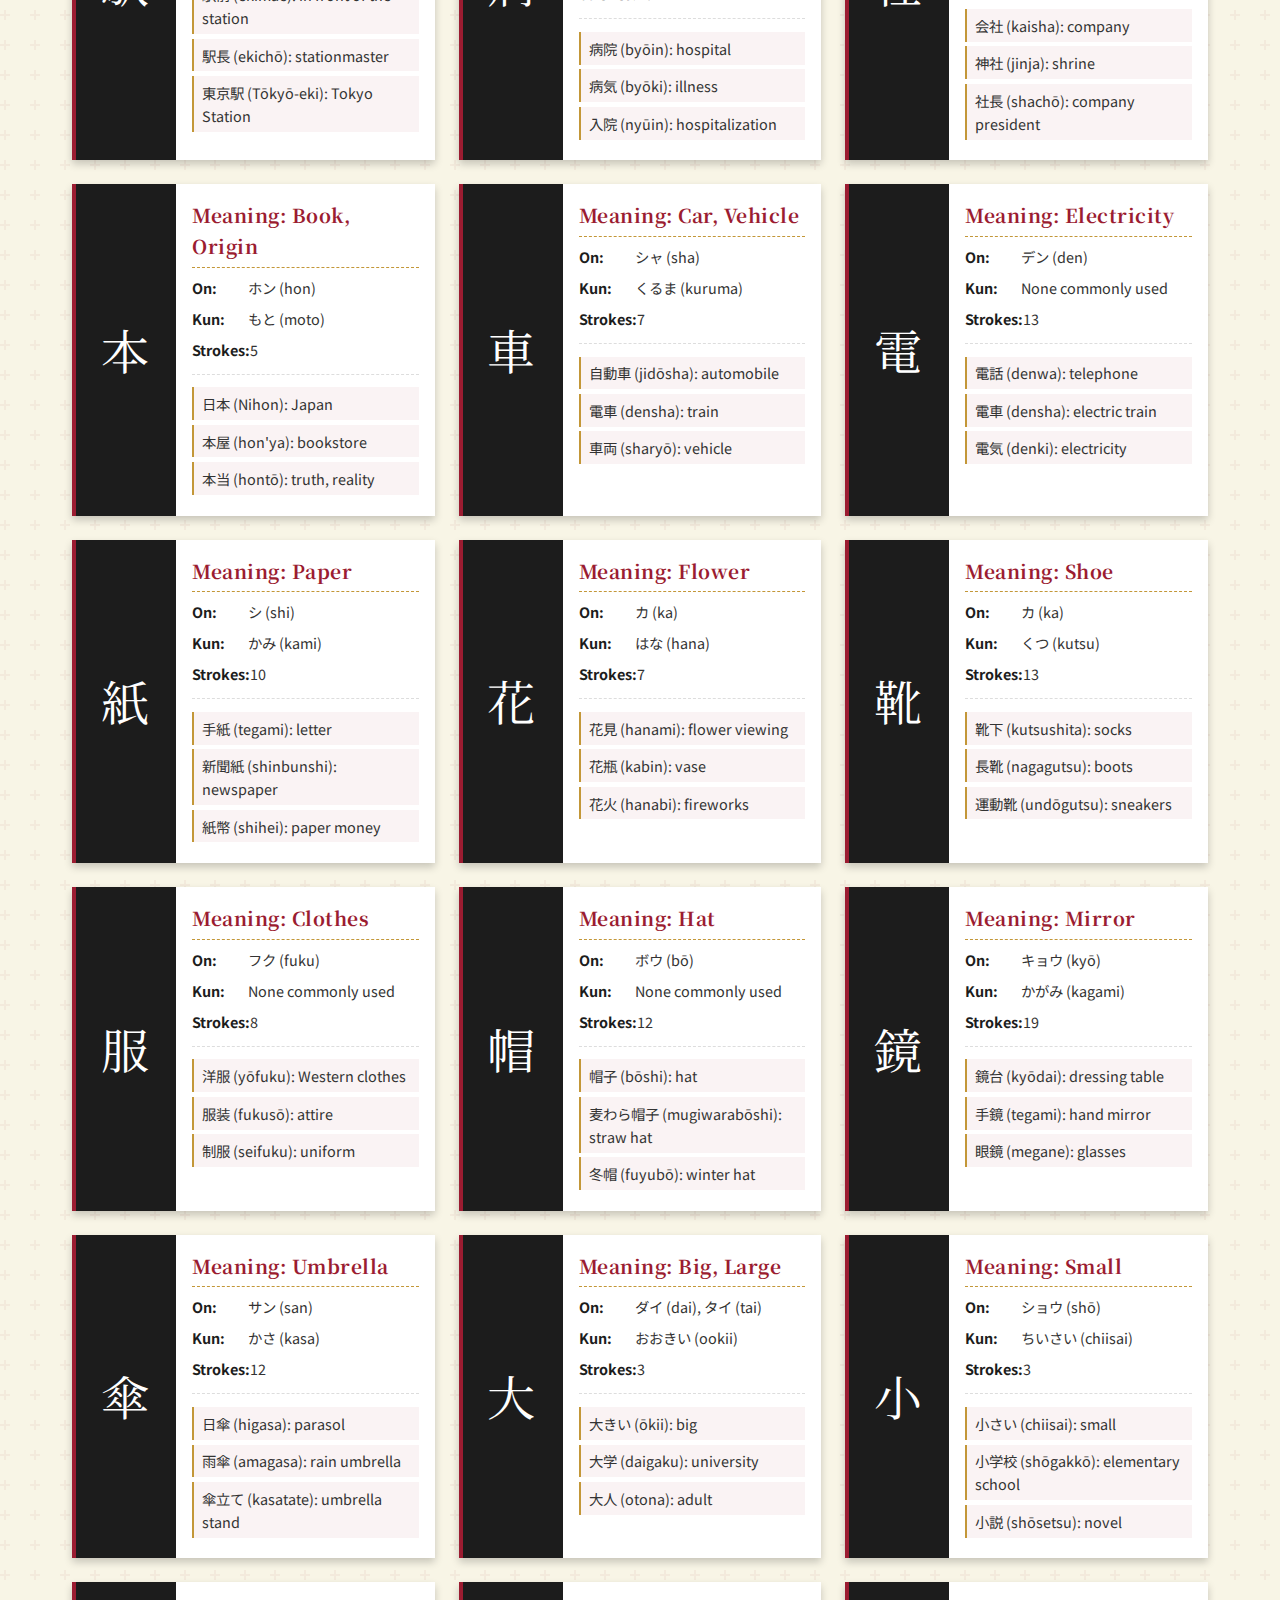
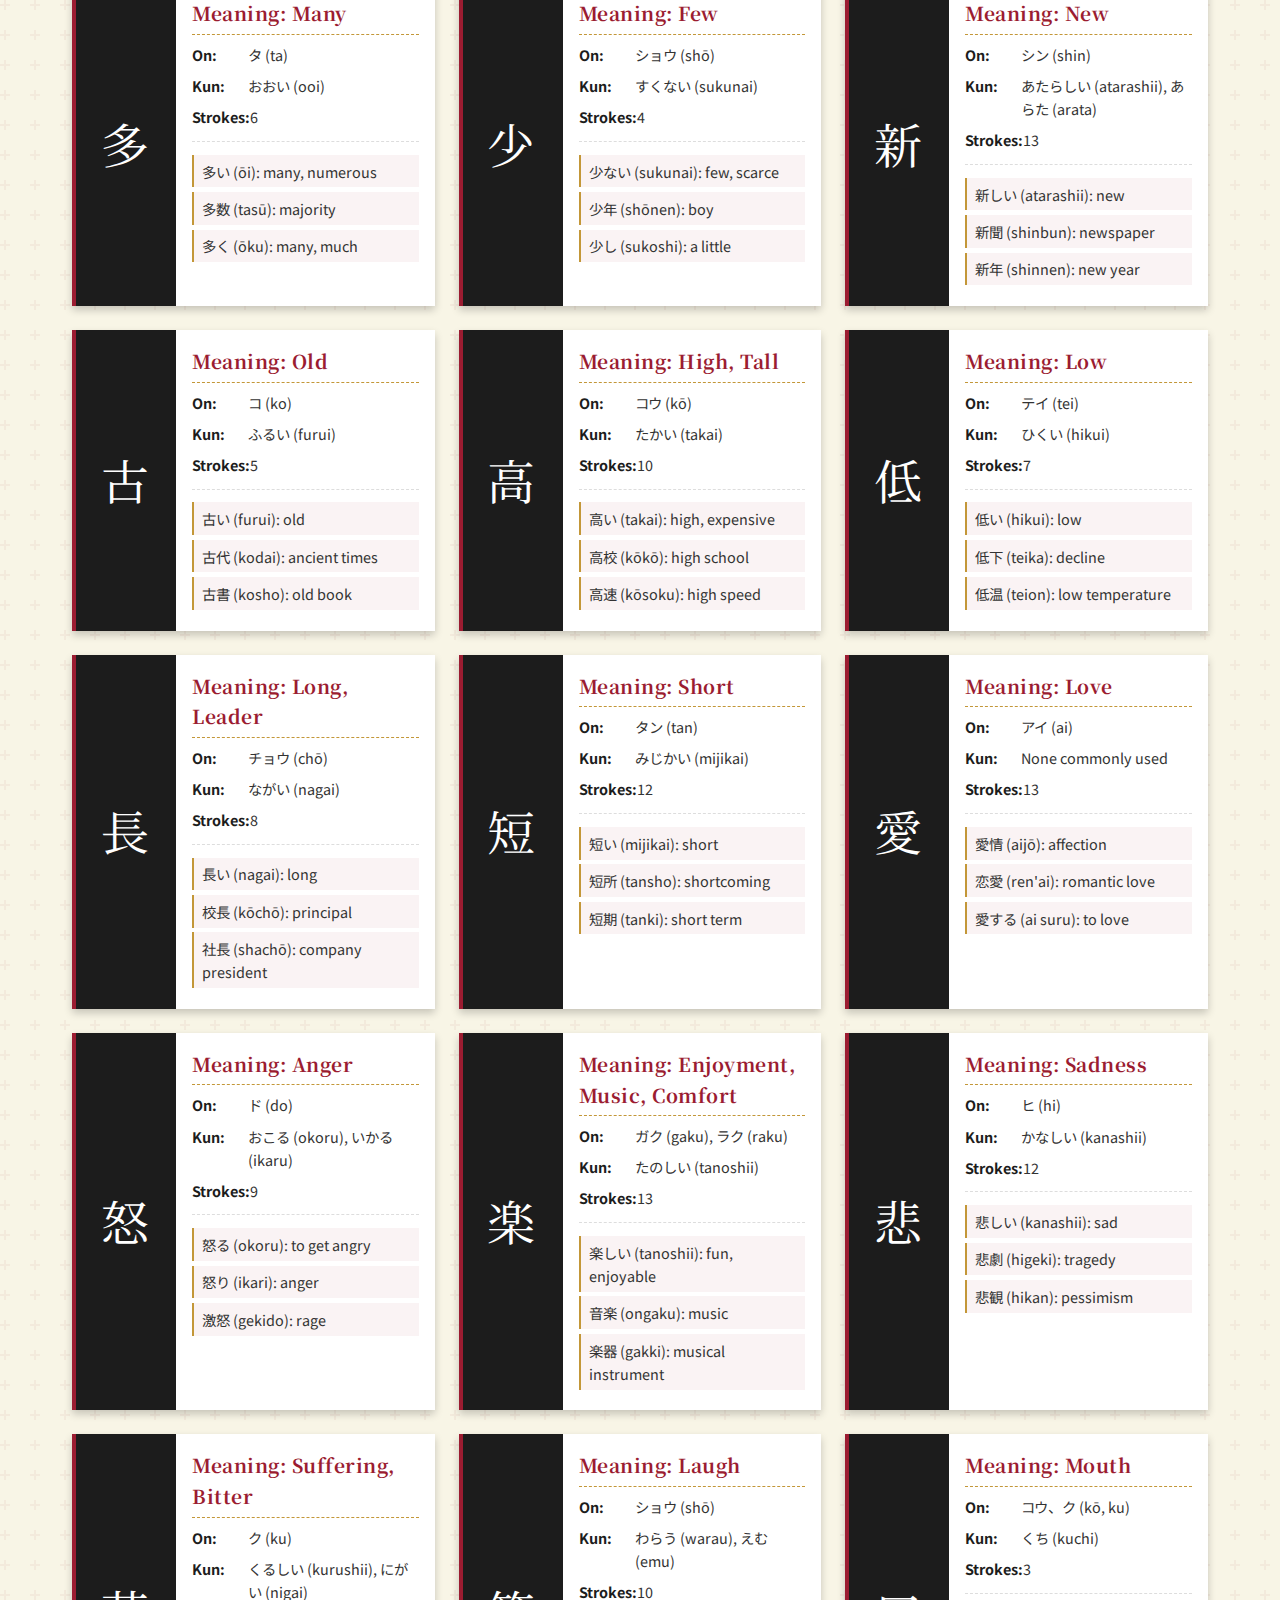
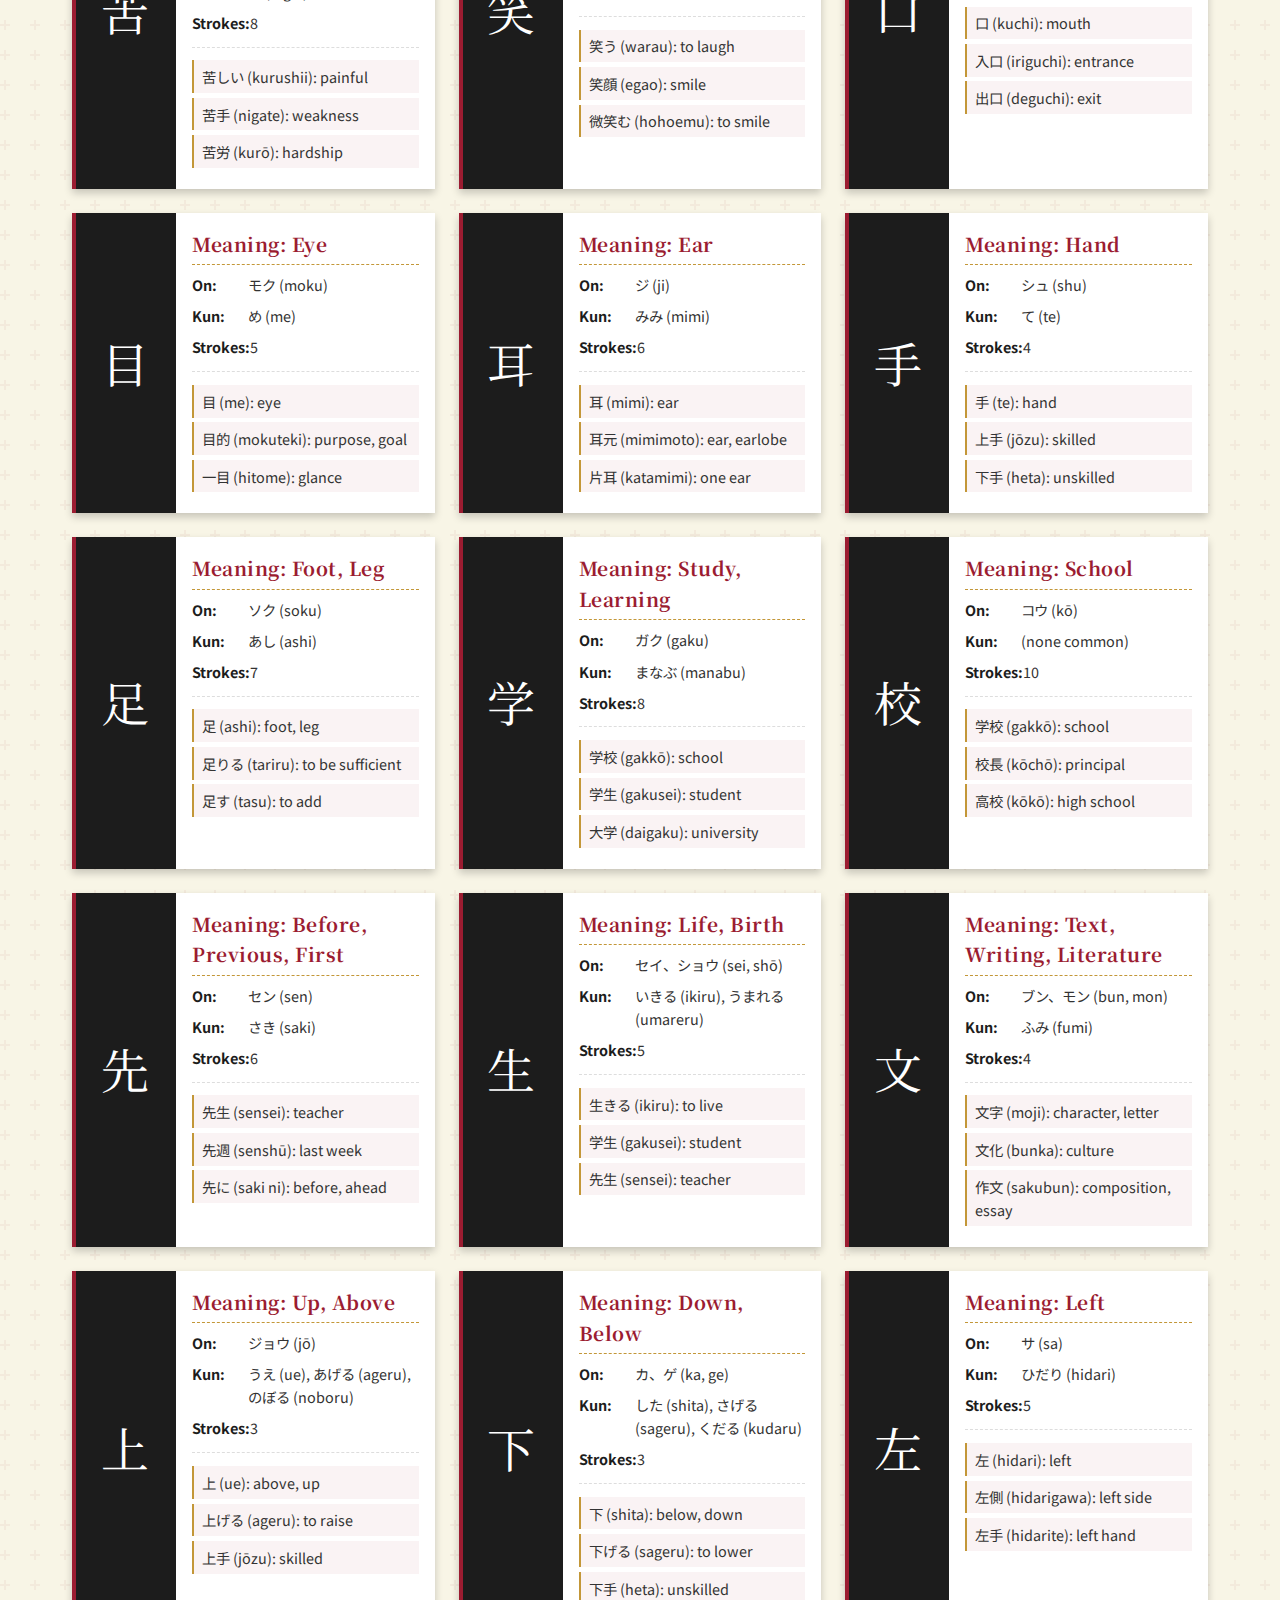
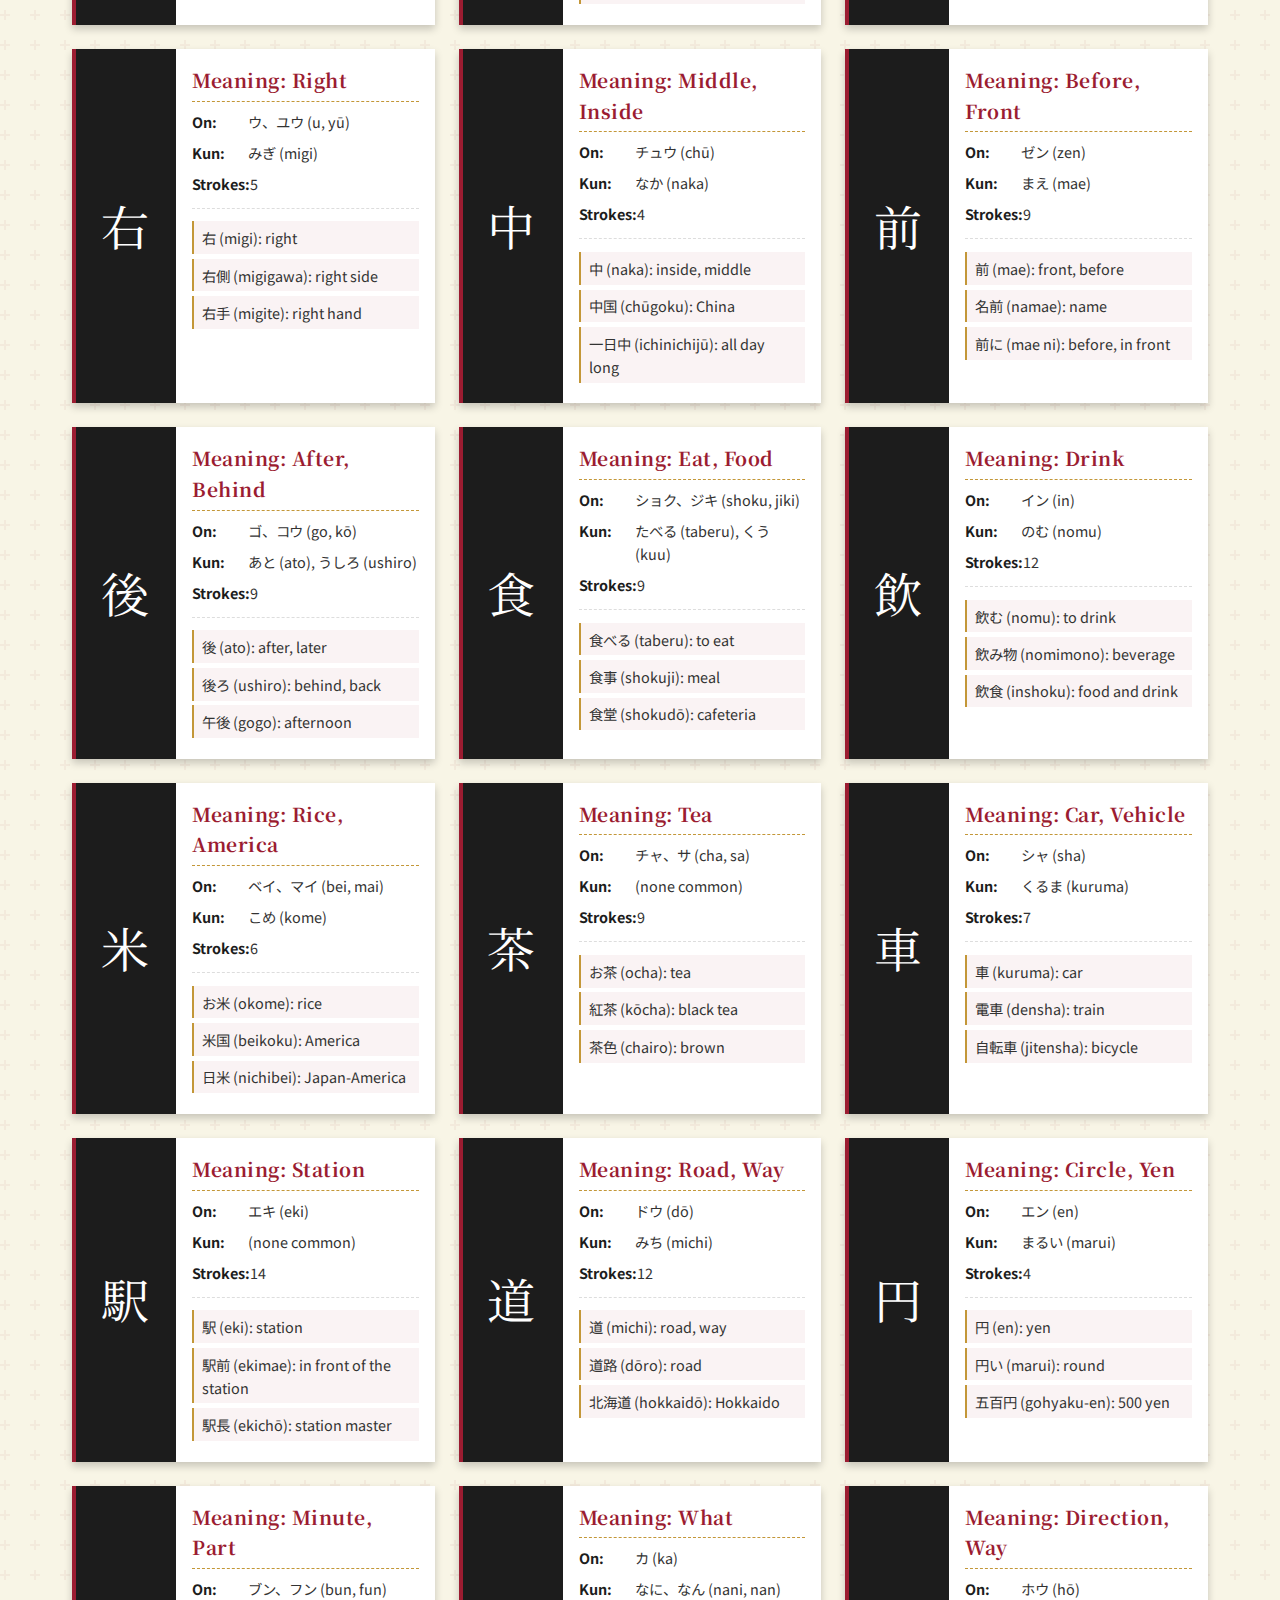
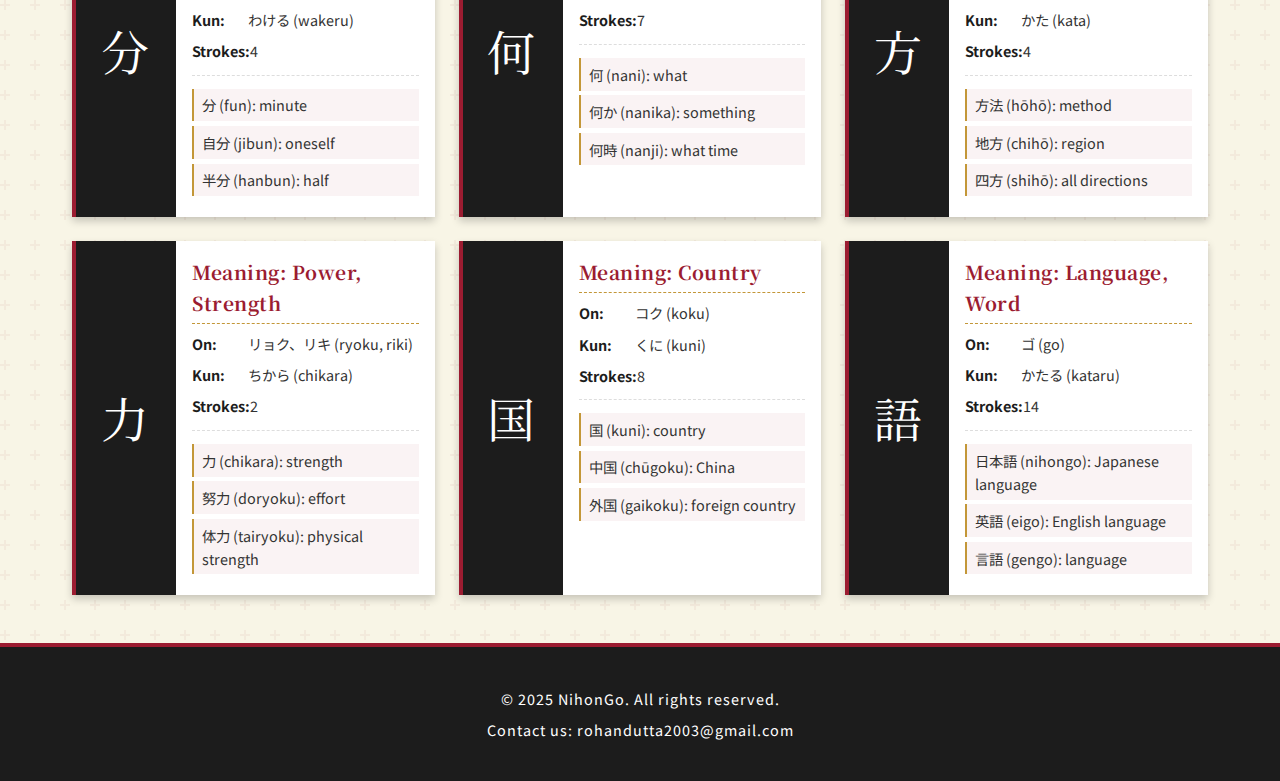
<file: kanji.html>
<!DOCTYPE html>
<html lang="en">

<head>
    <meta charset="UTF-8">
    <meta name="viewport" content="width=device-width, initial-scale=1.0">
    <title>Kanji</title>
    <link rel="stylesheet" href="style3.css">
    <link rel="stylesheet" href="https://cdnjs.cloudflare.com/ajax/libs/font-awesome/6.4.0/css/all.min.css">
</head>

<body>
    <header>
        <div class="header-container">
            <div class="logo">
                <h1><a href="index.html">NihonGo</a></h1>
            </div>
            <nav>
                <ul>
                    <li><a href="grammar.html">Grammar</a></li>
                    <li><a href="vocab.html">Vocab</a></li>
                    <li><a href="kanji.html">Kanji</a></li>
                    <li><a href="about.html">About Me</a></li>
                </ul>
            </nav>
        </div>
    </header>
    <main>
        <section class="section">
            <h2>Welcome to the Kanji Section</h2>
            <p>I know, you know, we all know kanjis are tough right... But don't worry! On our site, we will learn only
                the essential ~100 kanji characters needed for the JLPT N5 exam.</p>
            <p>Each kanji card includes:</p>
            <ul style="margin-left: 20px; margin-bottom: 20px;">
                <li>The kanji character</li>
                <li>Meaning in English</li>
                <li>On'yomi (Chinese-derived) reading</li>
                <li>Kun'yomi (Japanese-derived) reading</li>
                <li>Common example words</li>
                <li>Stroke count</li>
            </ul>
        </section>
        <section>
            <h2>JLPT N5 Kanji List</h2>

            <div class="search-filter">
                <input type="text" id="kanji-search" placeholder="Search kanji, meaning, or reading...">
            </div>

            <div class="kanji-grid">
                <div class="kanji-card" data-category="numbers">
                    <div class="kanji-character">一</div>
                    <div class="kanji-details">
                        <h4>Meaning: One</h4>
                        <p><strong>On:</strong> イチ (ichi)</p>
                        <p><strong>Kun:</strong> ひと- (hito-)</p>
                        <p><strong>Strokes:</strong> 1</p>
                        <div class="example-words">
                            <div class="example-word">一つ (hitotsu): one thing</div>
                            <div class="example-word">一人 (hitori): one person</div>
                            <div class="example-word">一日 (ichinichi): one day</div>
                        </div>
                    </div>
                </div>

                <div class="kanji-card" data-category="numbers">
                    <div class="kanji-character">二</div>
                    <div class="kanji-details">
                        <h4>Meaning: Two</h4>
                        <p><strong>On:</strong> ニ (ni)</p>
                        <p><strong>Kun:</strong> ふた- (futa-)</p>
                        <p><strong>Strokes:</strong> 2</p>
                        <div class="example-words">
                            <div class="example-word">二つ (futatsu): two things</div>
                            <div class="example-word">二人 (futari): two people</div>
                            <div class="example-word">二月 (nigatsu): February</div>
                        </div>
                    </div>
                </div>

                <div class="kanji-card" data-category="numbers">
                    <div class="kanji-character">三</div>
                    <div class="kanji-details">
                        <h4>Meaning: Three</h4>
                        <p><strong>On:</strong> サン (san)</p>
                        <p><strong>Kun:</strong> み- (mi-)</p>
                        <p><strong>Strokes:</strong> 3</p>
                        <div class="example-words">
                            <div class="example-word">三つ (mittsu): three things</div>
                            <div class="example-word">三人 (sannin): three people</div>
                            <div class="example-word">三日 (mikka): three days/3rd day</div>
                        </div>
                    </div>
                </div>

                <div class="kanji-card" data-category="numbers">
                    <div class="kanji-character">四</div>
                    <div class="kanji-details">
                        <h4>Meaning: Four</h4>
                        <p><strong>On:</strong> シ (shi), ヨン (yon)</p>
                        <p><strong>Kun:</strong> よ- (yo-)</p>
                        <p><strong>Strokes:</strong> 5</p>
                        <div class="example-words">
                            <div class="example-word">四つ (yottsu): four things</div>
                            <div class="example-word">四人 (yonin): four people</div>
                            <div class="example-word">四月 (shigatsu): April</div>
                        </div>
                    </div>
                </div>

                <div class="kanji-card" data-category="numbers">
                    <div class="kanji-character">五</div>
                    <div class="kanji-details">
                        <h4>Meaning: Five</h4>
                        <p><strong>On:</strong> ゴ (go)</p>
                        <p><strong>Kun:</strong> いつ- (itsu-)</p>
                        <p><strong>Strokes:</strong> 4</p>
                        <div class="example-words">
                            <div class="example-word">五つ (itsutsu): five things</div>
                            <div class="example-word">五人 (gonin): five people</div>
                            <div class="example-word">五日 (itsuka): five days/5th day</div>
                        </div>
                    </div>
                </div>

                <div class="kanji-card" data-category="numbers">
                    <div class="kanji-character">六</div>
                    <div class="kanji-details">
                        <h4>Meaning: Six</h4>
                        <p><strong>On:</strong> ロク (roku)</p>
                        <p><strong>Kun:</strong> む- (mu-)</p>
                        <p><strong>Strokes:</strong> 4</p>
                        <div class="example-words">
                            <div class="example-word">六つ (muttsu): six things</div>
                            <div class="example-word">六人 (rokunin): six people</div>
                            <div class="example-word">六月 (rokugatsu): June</div>
                        </div>
                    </div>
                </div>

                <div class="kanji-card" data-category="numbers">
                    <div class="kanji-character">七</div>
                    <div class="kanji-details">
                        <h4>Meaning: Seven</h4>
                        <p><strong>On:</strong> シチ (shichi)</p>
                        <p><strong>Kun:</strong> なな- (nana-)</p>
                        <p><strong>Strokes:</strong> 2</p>
                        <div class="example-words">
                            <div class="example-word">七つ (nanatsu): seven things</div>
                            <div class="example-word">七人 (shichinin): seven people</div>
                            <div class="example-word">七月 (shichigatsu): July</div>
                        </div>
                    </div>
                </div>

                <div class="kanji-card" data-category="numbers">
                    <div class="kanji-character">八</div>
                    <div class="kanji-details">
                        <h4>Meaning: Eight</h4>
                        <p><strong>On:</strong> ハチ (hachi)</p>
                        <p><strong>Kun:</strong> や- (ya-)</p>
                        <p><strong>Strokes:</strong> 2</p>
                        <div class="example-words">
                            <div class="example-word">八つ (yattsu): eight things</div>
                            <div class="example-word">八人 (hachinin): eight people</div>
                            <div class="example-word">八月 (hachigatsu): August</div>
                        </div>
                    </div>
                </div>

                <div class="kanji-card" data-category="numbers">
                    <div class="kanji-character">九</div>
                    <div class="kanji-details">
                        <h4>Meaning: Nine</h4>
                        <p><strong>On:</strong> キュウ (kyū), ク (ku)</p>
                        <p><strong>Kun:</strong> ここの- (kokono-)</p>
                        <p><strong>Strokes:</strong> 2</p>
                        <div class="example-words">
                            <div class="example-word">九つ (kokonotsu): nine things</div>
                            <div class="example-word">九人 (kyūnin): nine people</div>
                            <div class="example-word">九月 (kugatsu): September</div>
                        </div>
                    </div>
                </div>

                <div class="kanji-card" data-category="numbers">
                    <div class="kanji-character">十</div>
                    <div class="kanji-details">
                        <h4>Meaning: Ten</h4>
                        <p><strong>On:</strong> ジュウ (jū)</p>
                        <p><strong>Kun:</strong> とお (tō)</p>
                        <p><strong>Strokes:</strong> 2</p>
                        <div class="example-words">
                            <div class="example-word">十日 (tōka): ten days/10th day</div>
                            <div class="example-word">十人 (jūnin): ten people</div>
                            <div class="example-word">十月 (jūgatsu): October</div>
                        </div>
                    </div>
                </div>

                <div class="kanji-card" data-category="numbers">
                    <div class="kanji-character">百</div>
                    <div class="kanji-details">
                        <h4>Meaning: Hundred</h4>
                        <p><strong>On:</strong> ヒャク (hyaku)</p>
                        <p><strong>Kun:</strong> もも (momo)</p>
                        <p><strong>Strokes:</strong> 6</p>
                        <div class="example-words">
                            <div class="example-word">百円 (hyaku-en): 100 yen</div>
                            <div class="example-word">百人 (hyakunin): 100 people</div>
                            <div class="example-word">百万 (hyakuman): 1 million</div>
                        </div>
                    </div>
                </div>

                <div class="kanji-card" data-category="numbers">
                    <div class="kanji-character">千</div>
                    <div class="kanji-details">
                        <h4>Meaning: Thousand</h4>
                        <p><strong>On:</strong> セン (sen)</p>
                        <p><strong>Kun:</strong> ち (chi)</p>
                        <p><strong>Strokes:</strong> 3</p>
                        <div class="example-words">
                            <div class="example-word">千円 (sen-en): 1000 yen</div>
                            <div class="example-word">千年 (sennen): 1000 years</div>
                            <div class="example-word">千人 (sennin): 1000 people</div>
                        </div>
                    </div>
                </div>

                <div class="kanji-card" data-category="numbers">
                    <div class="kanji-character">万</div>
                    <div class="kanji-details">
                        <h4>Meaning: Ten thousand</h4>
                        <p><strong>On:</strong> マン (man), バン (ban)</p>
                        <p><strong>Kun:</strong> よろず (yorozu)</p>
                        <p><strong>Strokes:</strong> 3</p>
                        <div class="example-words">
                            <div class="example-word">一万 (ichiman): 10,000</div>
                            <div class="example-word">万人 (bannin): all people</div>
                            <div class="example-word">万年筆 (mannenhitsu): fountain pen</div>
                        </div>
                    </div>
                </div>
                <div class="kanji-card" data-category="time">
                    <div class="kanji-character">日</div>
                    <div class="kanji-details">
                        <h4>Meaning: Day, Sun</h4>
                        <p><strong>On:</strong> ニチ (nichi), ジツ (jitsu)</p>
                        <p><strong>Kun:</strong> ひ (hi), -か (-ka)</p>
                        <p><strong>Strokes:</strong> 4</p>
                        <div class="example-words">
                            <div class="example-word">日曜日 (nichiyōbi): Sunday</div>
                            <div class="example-word">今日 (kyō): today</div>
                            <div class="example-word">毎日 (mainichi): every day</div>
                        </div>
                    </div>
                </div>

                <div class="kanji-card" data-category="time">
                    <div class="kanji-character">月</div>
                    <div class="kanji-details">
                        <h4>Meaning: Month, Moon</h4>
                        <p><strong>On:</strong> ゲツ (getsu), ガツ (gatsu)</p>
                        <p><strong>Kun:</strong> つき (tsuki)</p>
                        <p><strong>Strokes:</strong> 4</p>
                        <div class="example-words">
                            <div class="example-word">月曜日 (getsuyōbi): Monday</div>
                            <div class="example-word">一月 (ichigatsu): January</div>
                            <div class="example-word">今月 (kongetsu): this month</div>
                        </div>
                    </div>
                </div>

                <div class="kanji-card" data-category="time">
                    <div class="kanji-character">年</div>
                    <div class="kanji-details">
                        <h4>Meaning: Year</h4>
                        <p><strong>On:</strong> ネン (nen)</p>
                        <p><strong>Kun:</strong> とし (toshi)</p>
                        <p><strong>Strokes:</strong> 6</p>
                        <div class="example-words">
                            <div class="example-word">今年 (kotoshi): this year</div>
                            <div class="example-word">去年 (kyonen): last year</div>
                            <div class="example-word">来年 (rainen): next year</div>
                        </div>
                    </div>
                </div>

                <div class="kanji-card" data-category="time">
                    <div class="kanji-character">時</div>
                    <div class="kanji-details">
                        <h4>Meaning: Time, Hour</h4>
                        <p><strong>On:</strong> ジ (ji)</p>
                        <p><strong>Kun:</strong> とき (toki)</p>
                        <p><strong>Strokes:</strong> 10</p>
                        <div class="example-words">
                            <div class="example-word">時間 (jikan): time, hours</div>
                            <div class="example-word">三時 (sanji): 3 o'clock</div>
                            <div class="example-word">時々 (tokidoki): sometimes</div>
                        </div>
                    </div>
                </div>

                <div class="kanji-card" data-category="time">
                    <div class="kanji-character">分</div>
                    <div class="kanji-details">
                        <h4>Meaning: Minute, Part</h4>
                        <p><strong>On:</strong> フン (fun), ブン (bun)</p>
                        <p><strong>Kun:</strong> わ (wa)</p>
                        <p><strong>Strokes:</strong> 4</p>
                        <div class="example-words">
                            <div class="example-word">五分 (gofun): 5 minutes</div>
                            <div class="example-word">自分 (jibun): oneself</div>
                            <div class="example-word">分かる (wakaru): to understand</div>
                        </div>
                    </div>
                </div>

                <div class="kanji-card" data-category="time">
                    <div class="kanji-character">週</div>
                    <div class="kanji-details">
                        <h4>Meaning: Week</h4>
                        <p><strong>On:</strong> シュウ (shū)</p>
                        <p><strong>Kun:</strong> -</p>
                        <p><strong>Strokes:</strong> 11</p>
                        <div class="example-words">
                            <div class="example-word">今週 (konshū): this week</div>
                            <div class="example-word">先週 (senshū): last week</div>
                            <div class="example-word">来週 (raishū): next week</div>
                        </div>
                    </div>
                </div>

                <div class="kanji-card" data-category="time">
                    <div class="kanji-character">朝</div>
                    <div class="kanji-details">
                        <h4>Meaning: Morning</h4>
                        <p><strong>On:</strong> チョウ (chō)</p>
                        <p><strong>Kun:</strong> あさ (asa)</p>
                        <p><strong>Strokes:</strong> 12</p>
                        <div class="example-words">
                            <div class="example-word">朝ご飯 (asagohan): breakfast</div>
                            <div class="example-word">今朝 (kesa): this morning</div>
                            <div class="example-word">毎朝 (maiasa): every morning</div>
                        </div>
                    </div>
                </div>

                <div class="kanji-card" data-category="time">
                    <div class="kanji-character">昼</div>
                    <div class="kanji-details">
                        <h4>Meaning: Noon, Daytime</h4>
                        <p><strong>On:</strong> チュウ (chū)</p>
                        <p><strong>Kun:</strong> ひる (hiru)</p>
                        <p><strong>Strokes:</strong> 9</p>
                        <div class="example-words">
                            <div class="example-word">昼休み (hiruyasumi): lunch break</div>
                            <div class="example-word">昼ご飯 (hirugohan): lunch</div>
                            <div class="example-word">午昼 (gochū): midday</div>
                        </div>
                    </div>
                </div>

                <div class="kanji-card" data-category="time">
                    <div class="kanji-character">夜</div>
                    <div class="kanji-details">
                        <h4>Meaning: Night, Evening</h4>
                        <p><strong>On:</strong> ヤ (ya)</p>
                        <p><strong>Kun:</strong> よる (yoru), よ (yo)</p>
                        <p><strong>Strokes:</strong> 8</p>
                        <div class="example-words">
                            <div class="example-word">夜ご飯 (yorugohan): dinner</div>
                            <div class="example-word">今夜 (konya): tonight</div>
                            <div class="example-word">毎夜 (maiya): every night</div>
                        </div>
                    </div>
                </div>
                <div class="kanji-card" data-category="people">
                    <div class="kanji-character">人</div>
                    <div class="kanji-details">
                        <h4>Meaning: Person</h4>
                        <p><strong>On:</strong> ジン (jin), ニン (nin)</p>
                        <p><strong>Kun:</strong> ひと (hito)</p>
                        <p><strong>Strokes:</strong> 2</p>
                        <div class="example-words">
                            <div class="example-word">日本人 (nihonjin): Japanese person</div>
                            <div class="example-word">一人 (hitori): one person</div>
                            <div class="example-word">友人 (yūjin): friend</div>
                        </div>
                    </div>
                </div>
                <div class="kanji-card" data-category="people">
                    <div class="kanji-character">男</div>
                    <div class="kanji-details">
                        <h4>Meaning: Man, Male</h4>
                        <p><strong>On:</strong> ダン (dan), ナン (nan)</p>
                        <p><strong>Kun:</strong> おとこ (otoko)</p>
                        <p><strong>Strokes:</strong> 7</p>
                        <div class="example-words">
                            <div class="example-word">男の子 (otokonoko): boy</div>
                            <div class="example-word">男性 (dansei): male</div>
                            <div class="example-word">長男 (chōnan): eldest son</div>
                        </div>
                    </div>
                </div>

                <div class="kanji-card" data-category="people">
                    <div class="kanji-character">女</div>
                    <div class="kanji-details">
                        <h4>Meaning: Woman, Female</h4>
                        <p><strong>On:</strong> ジョ (jo), ニョ (nyo)</p>
                        <p><strong>Kun:</strong> おんな (onna), め (me)</p>
                        <p><strong>Strokes:</strong> 3</p>
                        <div class="example-words">
                            <div class="example-word">女の子 (onnanoko): girl</div>
                            <div class="example-word">女性 (josei): female</div>
                            <div class="example-word">少女 (shōjo): young girl</div>
                        </div>
                    </div>
                </div>

                <div class="kanji-card" data-category="people">
                    <div class="kanji-character">子</div>
                    <div class="kanji-details">
                        <h4>Meaning: Child</h4>
                        <p><strong>On:</strong> シ (shi), ス (su)</p>
                        <p><strong>Kun:</strong> こ (ko)</p>
                        <p><strong>Strokes:</strong> 3</p>
                        <div class="example-words">
                            <div class="example-word">子供 (kodomo): child</div>
                            <div class="example-word">女子 (joshi): girl</div>
                            <div class="example-word">子ども (kodomo): children</div>
                        </div>
                    </div>
                </div>

                <div class="kanji-card" data-category="people">
                    <div class="kanji-character">父</div>
                    <div class="kanji-details">
                        <h4>Meaning: Father</h4>
                        <p><strong>On:</strong> フ (fu)</p>
                        <p><strong>Kun:</strong> ちち (chichi), とう (tō)</p>
                        <p><strong>Strokes:</strong> 4</p>
                        <div class="example-words">
                            <div class="example-word">お父さん (otōsan): father</div>
                            <div class="example-word">父親 (chichioya): father</div>
                            <div class="example-word">父母 (fubo): parents</div>
                        </div>
                    </div>
                </div>

                <div class="kanji-card" data-category="people">
                    <div class="kanji-character">母</div>
                    <div class="kanji-details">
                        <h4>Meaning: Mother</h4>
                        <p><strong>On:</strong> ボ (bo)</p>
                        <p><strong>Kun:</strong> はは (haha), かあ (kaa)</p>
                        <p><strong>Strokes:</strong> 5</p>
                        <div class="example-words">
                            <div class="example-word">お母さん (okāsan): mother</div>
                            <div class="example-word">母親 (hahaoya): mother</div>
                            <div class="example-word">母国 (bokoku): motherland</div>
                        </div>
                    </div>
                </div>
                <div class="kanji-card" data-category="people">
                    <div class="kanji-character">友</div>
                    <div class="kanji-details">
                        <h4>Meaning: Friend</h4>
                        <p><strong>On:</strong> ユウ (yū)</p>
                        <p><strong>Kun:</strong> とも (tomo)</p>
                        <p><strong>Strokes:</strong> 4</p>
                        <div class="example-words">
                            <div class="example-word">友達 (tomodachi): friend</div>
                            <div class="example-word">友人 (yūjin): friend</div>
                            <div class="example-word">親友 (shin'yū): close friend</div>
                        </div>
                    </div>
                </div>
                <div class="kanji-card" data-category="people">
                    <div class="kanji-character">兄</div>
                    <div class="kanji-details">
                        <h4>Meaning: Older Brother</h4>
                        <p><strong>On:</strong> ケイ (kei)</p>
                        <p><strong>Kun:</strong> あに (ani)</p>
                        <p><strong>Strokes:</strong> 5</p>
                        <div class="example-words">
                            <div class="example-word">お兄さん (onīsan): older brother</div>
                            <div class="example-word">兄弟 (kyōdai): siblings</div>
                            <div class="example-word">兄貴 (aniki): big brother</div>
                        </div>
                    </div>
                </div>
                <div class="kanji-card" data-category="people">
                    <div class="kanji-character">弟</div>
                    <div class="kanji-details">
                        <h4>Meaning: Younger Brother</h4>
                        <p><strong>On:</strong> テイ (tei), ダイ (dai)</p>
                        <p><strong>Kun:</strong> おとうと (otōto)</p>
                        <p><strong>Strokes:</strong> 7</p>
                        <div class="example-words">
                            <div class="example-word">弟さん (otōtosan): younger brother</div>
                            <div class="example-word">兄弟 (kyōdai): siblings</div>
                            <div class="example-word">実弟 (jittei): biological younger brother</div>
                        </div>
                    </div>
                </div>
                <div class="kanji-card" data-category="people">
                    <div class="kanji-character">姉</div>
                    <div class="kanji-details">
                        <h4>Meaning: Older Sister</h4>
                        <p><strong>On:</strong> シ (shi)</p>
                        <p><strong>Kun:</strong> あね (ane)</p>
                        <p><strong>Strokes:</strong> 8</p>
                        <div class="example-words">
                            <div class="example-word">お姉さん (onēsan): older sister</div>
                            <div class="example-word">姉妹 (shimai): sisters</div>
                            <div class="example-word">姉上 (aneue): honorable older sister</div>
                        </div>
                    </div>
                </div>
                <div class="kanji-card" data-category="people">
                    <div class="kanji-character">妹</div>
                    <div class="kanji-details">
                        <h4>Meaning: Younger Sister</h4>
                        <p><strong>On:</strong> マイ (mai)</p>
                        <p><strong>Kun:</strong> いもうと (imōto)</p>
                        <p><strong>Strokes:</strong> 8</p>
                        <div class="example-words">
                            <div class="example-word">妹さん (imōtosan): younger sister</div>
                            <div class="example-word">姉妹 (shimai): sisters</div>
                            <div class="example-word">義妹 (gimai): sister-in-law</div>
                        </div>
                    </div>
                </div>
                <div class="kanji-card" data-category="actions">
                    <div class="kanji-character">行</div>
                    <div class="kanji-details">
                        <h4>Meaning: Go</h4>
                        <p><strong>On:</strong> コウ (kō), ギョウ (gyō), アン (an)</p>
                        <p><strong>Kun:</strong> いく (iku), ゆく (yuku)</p>
                        <p><strong>Strokes:</strong> 6</p>
                        <div class="example-words">
                            <div class="example-word">行く (iku): to go</div>
                            <div class="example-word">旅行 (ryokō): travel</div>
                            <div class="example-word">銀行 (ginkō): bank</div>
                        </div>
                    </div>
                </div>
                <div class="kanji-card" data-category="actions">
                    <div class="kanji-character">見</div>
                    <div class="kanji-details">
                        <h4>Meaning: See</h4>
                        <p><strong>On:</strong> ケン (ken)</p>
                        <p><strong>Kun:</strong> みる (miru), みえる (mieru)</p>
                        <p><strong>Strokes:</strong> 7</p>
                        <div class="example-words">
                            <div class="example-word">見る (miru): to see</div>
                            <div class="example-word">見方 (mikata): viewpoint</div>
                            <div class="example-word">意見 (iken): opinion</div>
                        </div>
                    </div>
                </div>
                <div class="kanji-card" data-category="actions">
                    <div class="kanji-character">聞</div>
                    <div class="kanji-details">
                        <h4>Meaning: Hear, Ask</h4>
                        <p><strong>On:</strong> ブン (bun), モン (mon)</p>
                        <p><strong>Kun:</strong> きく (kiku)</p>
                        <p><strong>Strokes:</strong> 14</p>
                        <div class="example-words">
                            <div class="example-word">聞く (kiku): to hear, to listen</div>
                            <div class="example-word">新聞 (shinbun): newspaper</div>
                            <div class="example-word">聞き手 (kikite): listener</div>
                        </div>
                    </div>
                </div>
                <div class="kanji-card" data-category="actions">
                    <div class="kanji-character">食</div>
                    <div class="kanji-details">
                        <h4>Meaning: Eat, Food</h4>
                        <p><strong>On:</strong> ショク (shoku), ジキ (jiki)</p>
                        <p><strong>Kun:</strong> たべる (taberu), くう (kuu)</p>
                        <p><strong>Strokes:</strong> 9</p>
                        <div class="example-words">
                            <div class="example-word">食べる (taberu): to eat</div>
                            <div class="example-word">食事 (shokuji): meal</div>
                            <div class="example-word">外食 (gaishoku): eating out</div>
                        </div>
                    </div>
                </div>
                <div class="kanji-card" data-category="actions">
                    <div class="kanji-character">飲</div>
                    <div class="kanji-details">
                        <h4>Meaning: Drink</h4>
                        <p><strong>On:</strong> イン (in)</p>
                        <p><strong>Kun:</strong> のむ (nomu)</p>
                        <p><strong>Strokes:</strong> 12</p>
                        <div class="example-words">
                            <div class="example-word">飲む (nomu): to drink</div>
                            <div class="example-word">飲料 (inryō): beverage</div>
                            <div class="example-word">飲食 (inshoku): food and drink</div>
                        </div>
                    </div>
                </div>
                <div class="kanji-card" data-category="actions">
                    <div class="kanji-character">読</div>
                    <div class="kanji-details">
                        <h4>Meaning: Read</h4>
                        <p><strong>On:</strong> ドク (doku), トク (toku)</p>
                        <p><strong>Kun:</strong> よむ (yomu)</p>
                        <p><strong>Strokes:</strong> 14</p>
                        <div class="example-words">
                            <div class="example-word">読む (yomu): to read</div>
                            <div class="example-word">読書 (dokusho): reading books</div>
                            <div class="example-word">読者 (dokusha): reader</div>
                        </div>
                    </div>
                </div>
                <div class="kanji-card" data-category="actions">
                    <div class="kanji-character">書</div>
                    <div class="kanji-details">
                        <h4>Meaning: Write</h4>
                        <p><strong>On:</strong> ショ (sho)</p>
                        <p><strong>Kun:</strong> かく (kaku)</p>
                        <p><strong>Strokes:</strong> 10</p>
                        <div class="example-words">
                            <div class="example-word">書く (kaku): to write</div>
                            <div class="example-word">辞書 (jisho): dictionary</div>
                            <div class="example-word">図書館 (toshokan): library</div>
                        </div>
                    </div>
                </div>
                <div class="kanji-card" data-category="actions">
                    <div class="kanji-character">話</div>
                    <div class="kanji-details">
                        <h4>Meaning: Talk, Story</h4>
                        <p><strong>On:</strong> ワ (wa)</p>
                        <p><strong>Kun:</strong> はなす (hanasu), はなし (hanashi)</p>
                        <p><strong>Strokes:</strong> 13</p>
                        <div class="example-words">
                            <div class="example-word">話す (hanasu): to speak</div>
                            <div class="example-word">会話 (kaiwa): conversation</div>
                            <div class="example-word">電話 (denwa): telephone</div>
                        </div>
                    </div>
                </div>
                <div class="kanji-card" data-category="actions">
                    <div class="kanji-character">買</div>
                    <div class="kanji-details">
                        <h4>Meaning: Buy</h4>
                        <p><strong>On:</strong> バイ (bai)</p>
                        <p><strong>Kun:</strong> かう (kau)</p>
                        <p><strong>Strokes:</strong> 12</p>
                        <div class="example-words">
                            <div class="example-word">買う (kau): to buy</div>
                            <div class="example-word">買い物 (kaimono): shopping</div>
                            <div class="example-word">売買 (baibai): buying and selling</div>
                        </div>
                    </div>
                </div>
                <div class="kanji-card" data-category="actions">
                    <div class="kanji-character">売</div>
                    <div class="kanji-details">
                        <h4>Meaning: Sell</h4>
                        <p><strong>On:</strong> バイ (bai)</p>
                        <p><strong>Kun:</strong> うる (uru), うれる (ureru)</p>
                        <p><strong>Strokes:</strong> 7</p>
                        <div class="example-words">
                            <div class="example-word">売る (uru): to sell</div>
                            <div class="example-word">販売 (hanbai): sales</div>
                            <div class="example-word">売店 (baiten): shop</div>
                        </div>
                    </div>
                </div>
                <div class="kanji-card" data-category="nature">
                    <div class="kanji-character">山</div>
                    <div class="kanji-details">
                        <h4>Meaning: Mountain</h4>
                        <p><strong>On:</strong> サン (san)</p>
                        <p><strong>Kun:</strong> やま (yama)</p>
                        <p><strong>Strokes:</strong> 3</p>
                        <div class="example-words">
                            <div class="example-word">富士山 (Fujisan): Mt. Fuji</div>
                            <div class="example-word">山登り (yamanobori): mountain climbing</div>
                            <div class="example-word">火山 (kazan): volcano</div>
                        </div>
                    </div>
                </div>
                <div class="kanji-card" data-category="nature">
                    <div class="kanji-character">川</div>
                    <div class="kanji-details">
                        <h4>Meaning: River</h4>
                        <p><strong>On:</strong> セン (sen)</p>
                        <p><strong>Kun:</strong> かわ (kawa)</p>
                        <p><strong>Strokes:</strong> 3</p>
                        <div class="example-words">
                            <div class="example-word">川岸 (kawagishi): riverbank</div>
                            <div class="example-word">河川 (kasen): rivers</div>
                            <div class="example-word">小川 (ogawa): stream</div>
                        </div>
                    </div>
                </div>
                <div class="kanji-card" data-category="nature">
                    <div class="kanji-character">木</div>
                    <div class="kanji-details">
                        <h4>Meaning: Tree, Wood</h4>
                        <p><strong>On:</strong> モク (moku), ボク (boku)</p>
                        <p><strong>Kun:</strong> き (ki)</p>
                        <p><strong>Strokes:</strong> 4</p>
                        <div class="example-words">
                            <div class="example-word">木材 (mokuzai): timber</div>
                            <div class="example-word">木造 (mokuzo): wooden structure</div>
                            <div class="example-word">樹木 (jumoku): trees</div>
                        </div>
                    </div>
                </div>
                <div class="kanji-card" data-category="nature">
                    <div class="kanji-character">水</div>
                    <div class="kanji-details">
                        <h4>Meaning: Water</h4>
                        <p><strong>On:</strong> スイ (sui)</p>
                        <p><strong>Kun:</strong> みず (mizu)</p>
                        <p><strong>Strokes:</strong> 4</p>
                        <div class="example-words">
                            <div class="example-word">水分 (suibun): moisture</div>
                            <div class="example-word">水道 (suidō): water supply</div>
                            <div class="example-word">洪水 (kōzui): flood</div>
                        </div>
                    </div>
                </div>
                <div class="kanji-card" data-category="nature">
                    <div class="kanji-character">火</div>
                    <div class="kanji-details">
                        <h4>Meaning: Fire</h4>
                        <p><strong>On:</strong> カ (ka)</p>
                        <p><strong>Kun:</strong> ひ (hi)</p>
                        <p><strong>Strokes:</strong> 4</p>
                        <div class="example-words">
                            <div class="example-word">火事 (kaji): fire, conflagration</div>
                            <div class="example-word">火山 (kazan): volcano</div>
                            <div class="example-word">火曜日 (kayōbi): Tuesday</div>
                        </div>
                    </div>
                </div>
                <div class="kanji-card" data-category="nature">
                    <div class="kanji-character">土</div>
                    <div class="kanji-details">
                        <h4>Meaning: Earth, Soil</h4>
                        <p><strong>On:</strong> ド (do), ト (to)</p>
                        <p><strong>Kun:</strong> つち (tsuchi)</p>
                        <p><strong>Strokes:</strong> 3</p>
                        <div class="example-words">
                            <div class="example-word">土地 (tochi): land</div>
                            <div class="example-word">土曜日 (doyōbi): Saturday</div>
                            <div class="example-word">国土 (kokudo): territory</div>
                        </div>
                    </div>
                </div>
                <div class="kanji-card" data-category="nature">
                    <div class="kanji-character">天</div>
                    <div class="kanji-details">
                        <h4>Meaning: Heaven, Sky</h4>
                        <p><strong>On:</strong> テン (ten)</p>
                        <p><strong>Kun:</strong> あめ (ame), あま (ama)</p>
                        <p><strong>Strokes:</strong> 4</p>
                        <div class="example-words">
                            <div class="example-word">天気 (tenki): weather</div>
                            <div class="example-word">天国 (tengoku): heaven</div>
                            <div class="example-word">天然 (tennen): natural</div>
                        </div>
                    </div>
                </div>
                <div class="kanji-card" data-category="nature">
                    <div class="kanji-character">空</div>
                    <div class="kanji-details">
                        <h4>Meaning: Sky, Empty</h4>
                        <p><strong>On:</strong> クウ (kū)</p>
                        <p><strong>Kun:</strong> そら (sora), あ.く (a.ku), から (kara)</p>
                        <p><strong>Strokes:</strong> 8</p>
                        <div class="example-words">
                            <div class="example-word">空港 (kūkō): airport</div>
                            <div class="example-word">航空 (kōkū): aviation</div>
                            <div class="example-word">空手 (karate): karate</div>
                        </div>
                    </div>
                </div>
                <div class="kanji-card" data-category="nature">
                    <div class="kanji-character">海</div>
                    <div class="kanji-details">
                        <h4>Meaning: Sea, Ocean</h4>
                        <p><strong>On:</strong> カイ (kai)</p>
                        <p><strong>Kun:</strong> うみ (umi)</p>
                        <p><strong>Strokes:</strong> 9</p>
                        <div class="example-words">
                            <div class="example-word">海岸 (kaigan): seashore</div>
                            <div class="example-word">海外 (kaigai): overseas</div>
                            <div class="example-word">日本海 (Nihonkai): Sea of Japan</div>
                        </div>
                    </div>
                </div>
                <div class="kanji-card" data-category="nature">
                    <div class="kanji-character">雨</div>
                    <div class="kanji-details">
                        <h4>Meaning: Rain</h4>
                        <p><strong>On:</strong> ウ (u)</p>
                        <p><strong>Kun:</strong> あめ (ame), あま (ama)</p>
                        <p><strong>Strokes:</strong> 8</p>
                        <div class="example-words">
                            <div class="example-word">雨季 (uki): rainy season</div>
                            <div class="example-word">梅雨 (tsuyu): rainy season</div>
                            <div class="example-word">大雨 (ōame): heavy rain</div>
                        </div>
                    </div>
                </div>
                <div class="kanji-card" data-category="places">
                    <div class="kanji-character">国</div>
                    <div class="kanji-details">
                        <h4>Meaning: Country, Nation</h4>
                        <p><strong>On:</strong> コク (koku)</p>
                        <p><strong>Kun:</strong> くに (kuni)</p>
                        <p><strong>Strokes:</strong> 8</p>
                        <div class="example-words">
                            <div class="example-word">外国 (gaikoku): foreign country</div>
                            <div class="example-word">中国 (Chūgoku): China</div>
                            <div class="example-word">国民 (kokumin): citizen</div>
                        </div>
                    </div>
                </div>
                <div class="kanji-card" data-category="places">
                    <div class="kanji-character">町</div>
                    <div class="kanji-details">
                        <h4>Meaning: Town</h4>
                        <p><strong>On:</strong> チョウ (chō)</p>
                        <p><strong>Kun:</strong> まち (machi)</p>
                        <p><strong>Strokes:</strong> 7</p>
                        <div class="example-words">
                            <div class="example-word">町内 (chōnai): neighborhood</div>
                            <div class="example-word">下町 (shitamachi): downtown</div>
                            <div class="example-word">町長 (chōchō): mayor</div>
                        </div>
                    </div>
                </div>
                <div class="kanji-card" data-category="places">
                    <div class="kanji-character">市</div>
                    <div class="kanji-details">
                        <h4>Meaning: City, Market</h4>
                        <p><strong>On:</strong> シ (shi)</p>
                        <p><strong>Kun:</strong> いち (ichi)</p>
                        <p><strong>Strokes:</strong> 5</p>
                        <div class="example-words">
                            <div class="example-word">都市 (toshi): city</div>
                            <div class="example-word">市場 (ichiba): marketplace</div>
                            <div class="example-word">市民 (shimin): citizen</div>
                        </div>
                    </div>
                </div>
                <div class="kanji-card" data-category="places">
                    <div class="kanji-character">家</div>
                    <div class="kanji-details">
                        <h4>Meaning: House, Home</h4>
                        <p><strong>On:</strong> カ (ka), ケ (ke)</p>
                        <p><strong>Kun:</strong> いえ (ie), や (ya)</p>
                        <p><strong>Strokes:</strong> 10</p>
                        <div class="example-words">
                            <div class="example-word">家族 (kazoku): family</div>
                            <div class="example-word">我が家 (wagaya): my home</div>
                            <div class="example-word">作家 (sakka): writer</div>
                        </div>
                    </div>
                </div>
                <div class="kanji-card" data-category="places">
                    <div class="kanji-character">学</div>
                    <div class="kanji-details">
                        <h4>Meaning: Study, Learning, School</h4>
                        <p><strong>On:</strong> ガク (gaku)</p>
                        <p><strong>Kun:</strong> まなぶ (manabu)</p>
                        <p><strong>Strokes:</strong> 8</p>
                        <div class="example-words">
                            <div class="example-word">大学 (daigaku): university</div>
                            <div class="example-word">学校 (gakkō): school</div>
                            <div class="example-word">学生 (gakusei): student</div>
                        </div>
                    </div>
                </div>
                <div class="kanji-card" data-category="places">
                    <div class="kanji-character">校</div>
                    <div class="kanji-details">
                        <h4>Meaning: School</h4>
                        <p><strong>On:</strong> コウ (kō)</p>
                        <p><strong>Kun:</strong> None commonly used</p>
                        <p><strong>Strokes:</strong> 10</p>
                        <div class="example-words">
                            <div class="example-word">学校 (gakkō): school</div>
                            <div class="example-word">校長 (kōchō): principal</div>
                            <div class="example-word">高校 (kōkō): high school</div>
                        </div>
                    </div>
                </div>
                <div class="kanji-card" data-category="places">
                    <div class="kanji-character">店</div>
                    <div class="kanji-details">
                        <h4>Meaning: Store, Shop</h4>
                        <p><strong>On:</strong> テン (ten)</p>
                        <p><strong>Kun:</strong> みせ (mise)</p>
                        <p><strong>Strokes:</strong> 8</p>
                        <div class="example-words">
                            <div class="example-word">書店 (shoten): bookstore</div>
                            <div class="example-word">店員 (ten'in): shop employee</div>
                            <div class="example-word">喫茶店 (kissaten): café</div>
                        </div>
                    </div>
                </div>
                <div class="kanji-card" data-category="places">
                    <div class="kanji-character">駅</div>
                    <div class="kanji-details">
                        <h4>Meaning: Station</h4>
                        <p><strong>On:</strong> エキ (eki)</p>
                        <p><strong>Kun:</strong> None commonly used</p>
                        <p><strong>Strokes:</strong> 14</p>
                        <div class="example-words">
                            <div class="example-word">駅前 (ekimae): in front of the station</div>
                            <div class="example-word">駅長 (ekichō): stationmaster</div>
                            <div class="example-word">東京駅 (Tōkyō-eki): Tokyo Station</div>
                        </div>
                    </div>
                </div>
                <div class="kanji-card" data-category="places">
                    <div class="kanji-character">病</div>
                    <div class="kanji-details">
                        <h4>Meaning: Illness, Hospital</h4>
                        <p><strong>On:</strong> ビョウ (byō)</p>
                        <p><strong>Kun:</strong> やむ (yamu), やまい (yamai)</p>
                        <p><strong>Strokes:</strong> 10</p>
                        <div class="example-words">
                            <div class="example-word">病院 (byōin): hospital</div>
                            <div class="example-word">病気 (byōki): illness</div>
                            <div class="example-word">入院 (nyūin): hospitalization</div>
                        </div>
                    </div>
                </div>
                <div class="kanji-card" data-category="places">
                    <div class="kanji-character">社</div>
                    <div class="kanji-details">
                        <h4>Meaning: Company, Shrine</h4>
                        <p><strong>On:</strong> シャ (sha)</p>
                        <p><strong>Kun:</strong> やしろ (yashiro)</p>
                        <p><strong>Strokes:</strong> 7</p>
                        <div class="example-words">
                            <div class="example-word">会社 (kaisha): company</div>
                            <div class="example-word">神社 (jinja): shrine</div>
                            <div class="example-word">社長 (shachō): company president</div>
                        </div>
                    </div>
                </div>
                <div class="kanji-card" data-category="objects">
                    <div class="kanji-character">本</div>
                    <div class="kanji-details">
                        <h4>Meaning: Book, Origin</h4>
                        <p><strong>On:</strong> ホン (hon)</p>
                        <p><strong>Kun:</strong> もと (moto)</p>
                        <p><strong>Strokes:</strong> 5</p>
                        <div class="example-words">
                            <div class="example-word">日本 (Nihon): Japan</div>
                            <div class="example-word">本屋 (hon'ya): bookstore</div>
                            <div class="example-word">本当 (hontō): truth, reality</div>
                        </div>
                    </div>
                </div>
                <div class="kanji-card" data-category="objects">
                    <div class="kanji-character">車</div>
                    <div class="kanji-details">
                        <h4>Meaning: Car, Vehicle</h4>
                        <p><strong>On:</strong> シャ (sha)</p>
                        <p><strong>Kun:</strong> くるま (kuruma)</p>
                        <p><strong>Strokes:</strong> 7</p>
                        <div class="example-words">
                            <div class="example-word">自動車 (jidōsha): automobile</div>
                            <div class="example-word">電車 (densha): train</div>
                            <div class="example-word">車両 (sharyō): vehicle</div>
                        </div>
                    </div>
                </div>
                <div class="kanji-card" data-category="objects">
                    <div class="kanji-character">電</div>
                    <div class="kanji-details">
                        <h4>Meaning: Electricity</h4>
                        <p><strong>On:</strong> デン (den)</p>
                        <p><strong>Kun:</strong> None commonly used</p>
                        <p><strong>Strokes:</strong> 13</p>
                        <div class="example-words">
                            <div class="example-word">電話 (denwa): telephone</div>
                            <div class="example-word">電車 (densha): electric train</div>
                            <div class="example-word">電気 (denki): electricity</div>
                        </div>
                    </div>
                </div>
                <div class="kanji-card" data-category="objects">
                    <div class="kanji-character">紙</div>
                    <div class="kanji-details">
                        <h4>Meaning: Paper</h4>
                        <p><strong>On:</strong> シ (shi)</p>
                        <p><strong>Kun:</strong> かみ (kami)</p>
                        <p><strong>Strokes:</strong> 10</p>
                        <div class="example-words">
                            <div class="example-word">手紙 (tegami): letter</div>
                            <div class="example-word">新聞紙 (shinbunshi): newspaper</div>
                            <div class="example-word">紙幣 (shihei): paper money</div>
                        </div>
                    </div>
                </div>
                <div class="kanji-card" data-category="objects">
                    <div class="kanji-character">花</div>
                    <div class="kanji-details">
                        <h4>Meaning: Flower</h4>
                        <p><strong>On:</strong> カ (ka)</p>
                        <p><strong>Kun:</strong> はな (hana)</p>
                        <p><strong>Strokes:</strong> 7</p>
                        <div class="example-words">
                            <div class="example-word">花見 (hanami): flower viewing</div>
                            <div class="example-word">花瓶 (kabin): vase</div>
                            <div class="example-word">花火 (hanabi): fireworks</div>
                        </div>
                    </div>
                </div>
                <div class="kanji-card" data-category="objects">
                    <div class="kanji-character">靴</div>
                    <div class="kanji-details">
                        <h4>Meaning: Shoe</h4>
                        <p><strong>On:</strong> カ (ka)</p>
                        <p><strong>Kun:</strong> くつ (kutsu)</p>
                        <p><strong>Strokes:</strong> 13</p>
                        <div class="example-words">
                            <div class="example-word">靴下 (kutsushita): socks</div>
                            <div class="example-word">長靴 (nagagutsu): boots</div>
                            <div class="example-word">運動靴 (undōgutsu): sneakers</div>
                        </div>
                    </div>
                </div>
                <div class="kanji-card" data-category="objects">
                    <div class="kanji-character">服</div>
                    <div class="kanji-details">
                        <h4>Meaning: Clothes</h4>
                        <p><strong>On:</strong> フク (fuku)</p>
                        <p><strong>Kun:</strong> None commonly used</p>
                        <p><strong>Strokes:</strong> 8</p>
                        <div class="example-words">
                            <div class="example-word">洋服 (yōfuku): Western clothes</div>
                            <div class="example-word">服装 (fukusō): attire</div>
                            <div class="example-word">制服 (seifuku): uniform</div>
                        </div>
                    </div>
                </div>
                <div class="kanji-card" data-category="objects">
                    <div class="kanji-character">帽</div>
                    <div class="kanji-details">
                        <h4>Meaning: Hat</h4>
                        <p><strong>On:</strong> ボウ (bō)</p>
                        <p><strong>Kun:</strong> None commonly used</p>
                        <p><strong>Strokes:</strong> 12</p>
                        <div class="example-words">
                            <div class="example-word">帽子 (bōshi): hat</div>
                            <div class="example-word">麦わら帽子 (mugiwarabōshi): straw hat</div>
                            <div class="example-word">冬帽 (fuyubō): winter hat</div>
                        </div>
                    </div>
                </div>
                <div class="kanji-card" data-category="objects">
                    <div class="kanji-character">鏡</div>
                    <div class="kanji-details">
                        <h4>Meaning: Mirror</h4>
                        <p><strong>On:</strong> キョウ (kyō)</p>
                        <p><strong>Kun:</strong> かがみ (kagami)</p>
                        <p><strong>Strokes:</strong> 19</p>
                        <div class="example-words">
                            <div class="example-word">鏡台 (kyōdai): dressing table</div>
                            <div class="example-word">手鏡 (tegami): hand mirror</div>
                            <div class="example-word">眼鏡 (megane): glasses</div>
                        </div>
                    </div>
                </div>
                <div class="kanji-card" data-category="objects">
                    <div class="kanji-character">傘</div>
                    <div class="kanji-details">
                        <h4>Meaning: Umbrella</h4>
                        <p><strong>On:</strong> サン (san)</p>
                        <p><strong>Kun:</strong> かさ (kasa)</p>
                        <p><strong>Strokes:</strong> 12</p>
                        <div class="example-words">
                            <div class="example-word">日傘 (higasa): parasol</div>
                            <div class="example-word">雨傘 (amagasa): rain umbrella</div>
                            <div class="example-word">傘立て (kasatate): umbrella stand</div>
                        </div>
                    </div>
                </div>
                <div class="kanji-card" data-category="qualities">
                    <div class="kanji-character">大</div>
                    <div class="kanji-details">
                        <h4>Meaning: Big, Large</h4>
                        <p><strong>On:</strong> ダイ (dai), タイ (tai)</p>
                        <p><strong>Kun:</strong> おおきい (ookii)</p>
                        <p><strong>Strokes:</strong> 3</p>
                        <div class="example-words">
                            <div class="example-word">大きい (ōkii): big</div>
                            <div class="example-word">大学 (daigaku): university</div>
                            <div class="example-word">大人 (otona): adult</div>
                        </div>
                    </div>
                </div>
                <div class="kanji-card" data-category="qualities">
                    <div class="kanji-character">小</div>
                    <div class="kanji-details">
                        <h4>Meaning: Small</h4>
                        <p><strong>On:</strong> ショウ (shō)</p>
                        <p><strong>Kun:</strong> ちいさい (chiisai)</p>
                        <p><strong>Strokes:</strong> 3</p>
                        <div class="example-words">
                            <div class="example-word">小さい (chiisai): small</div>
                            <div class="example-word">小学校 (shōgakkō): elementary school</div>
                            <div class="example-word">小説 (shōsetsu): novel</div>
                        </div>
                    </div>
                </div>
                <div class="kanji-card" data-category="qualities">
                    <div class="kanji-character">多</div>
                    <div class="kanji-details">
                        <h4>Meaning: Many</h4>
                        <p><strong>On:</strong> タ (ta)</p>
                        <p><strong>Kun:</strong> おおい (ooi)</p>
                        <p><strong>Strokes:</strong> 6</p>
                        <div class="example-words">
                            <div class="example-word">多い (ōi): many, numerous</div>
                            <div class="example-word">多数 (tasū): majority</div>
                            <div class="example-word">多く (ōku): many, much</div>
                        </div>
                    </div>
                </div>
                <div class="kanji-card" data-category="qualities">
                    <div class="kanji-character">少</div>
                    <div class="kanji-details">
                        <h4>Meaning: Few</h4>
                        <p><strong>On:</strong> ショウ (shō)</p>
                        <p><strong>Kun:</strong> すくない (sukunai)</p>
                        <p><strong>Strokes:</strong> 4</p>
                        <div class="example-words">
                            <div class="example-word">少ない (sukunai): few, scarce</div>
                            <div class="example-word">少年 (shōnen): boy</div>
                            <div class="example-word">少し (sukoshi): a little</div>
                        </div>
                    </div>
                </div>
                <div class="kanji-card" data-category="qualities">
                    <div class="kanji-character">新</div>
                    <div class="kanji-details">
                        <h4>Meaning: New</h4>
                        <p><strong>On:</strong> シン (shin)</p>
                        <p><strong>Kun:</strong> あたらしい (atarashii), あらた (arata)</p>
                        <p><strong>Strokes:</strong> 13</p>
                        <div class="example-words">
                            <div class="example-word">新しい (atarashii): new</div>
                            <div class="example-word">新聞 (shinbun): newspaper</div>
                            <div class="example-word">新年 (shinnen): new year</div>
                        </div>
                    </div>
                </div>
                <div class="kanji-card" data-category="qualities">
                    <div class="kanji-character">古</div>
                    <div class="kanji-details">
                        <h4>Meaning: Old</h4>
                        <p><strong>On:</strong> コ (ko)</p>
                        <p><strong>Kun:</strong> ふるい (furui)</p>
                        <p><strong>Strokes:</strong> 5</p>
                        <div class="example-words">
                            <div class="example-word">古い (furui): old</div>
                            <div class="example-word">古代 (kodai): ancient times</div>
                            <div class="example-word">古書 (kosho): old book</div>
                        </div>
                    </div>
                </div>
                <div class="kanji-card" data-category="qualities">
                    <div class="kanji-character">高</div>
                    <div class="kanji-details">
                        <h4>Meaning: High, Tall</h4>
                        <p><strong>On:</strong> コウ (kō)</p>
                        <p><strong>Kun:</strong> たかい (takai)</p>
                        <p><strong>Strokes:</strong> 10</p>
                        <div class="example-words">
                            <div class="example-word">高い (takai): high, expensive</div>
                            <div class="example-word">高校 (kōkō): high school</div>
                            <div class="example-word">高速 (kōsoku): high speed</div>
                        </div>
                    </div>
                </div>
                <div class="kanji-card" data-category="qualities">
                    <div class="kanji-character">低</div>
                    <div class="kanji-details">
                        <h4>Meaning: Low</h4>
                        <p><strong>On:</strong> テイ (tei)</p>
                        <p><strong>Kun:</strong> ひくい (hikui)</p>
                        <p><strong>Strokes:</strong> 7</p>
                        <div class="example-words">
                            <div class="example-word">低い (hikui): low</div>
                            <div class="example-word">低下 (teika): decline</div>
                            <div class="example-word">低温 (teion): low temperature</div>
                        </div>
                    </div>
                </div>
                <div class="kanji-card" data-category="qualities">
                    <div class="kanji-character">長</div>
                    <div class="kanji-details">
                        <h4>Meaning: Long, Leader</h4>
                        <p><strong>On:</strong> チョウ (chō)</p>
                        <p><strong>Kun:</strong> ながい (nagai)</p>
                        <p><strong>Strokes:</strong> 8</p>
                        <div class="example-words">
                            <div class="example-word">長い (nagai): long</div>
                            <div class="example-word">校長 (kōchō): principal</div>
                            <div class="example-word">社長 (shachō): company president</div>
                        </div>
                    </div>
                </div>
                <div class="kanji-card" data-category="qualities">
                    <div class="kanji-character">短</div>
                    <div class="kanji-details">
                        <h4>Meaning: Short</h4>
                        <p><strong>On:</strong> タン (tan)</p>
                        <p><strong>Kun:</strong> みじかい (mijikai)</p>
                        <p><strong>Strokes:</strong> 12</p>
                        <div class="example-words">
                            <div class="example-word">短い (mijikai): short</div>
                            <div class="example-word">短所 (tansho): shortcoming</div>
                            <div class="example-word">短期 (tanki): short term</div>
                        </div>
                    </div>
                </div>
                <div class="kanji-card" data-category="emotions">
                    <div class="kanji-character">愛</div>
                    <div class="kanji-details">
                        <h4>Meaning: Love</h4>
                        <p><strong>On:</strong> アイ (ai)</p>
                        <p><strong>Kun:</strong> None commonly used</p>
                        <p><strong>Strokes:</strong> 13</p>
                        <div class="example-words">
                            <div class="example-word">愛情 (aijō): affection</div>
                            <div class="example-word">恋愛 (ren'ai): romantic love</div>
                            <div class="example-word">愛する (ai suru): to love</div>
                        </div>
                    </div>
                </div>
                <div class="kanji-card" data-category="emotions">
                    <div class="kanji-character">怒</div>
                    <div class="kanji-details">
                        <h4>Meaning: Anger</h4>
                        <p><strong>On:</strong> ド (do)</p>
                        <p><strong>Kun:</strong> おこる (okoru), いかる (ikaru)</p>
                        <p><strong>Strokes:</strong> 9</p>
                        <div class="example-words">
                            <div class="example-word">怒る (okoru): to get angry</div>
                            <div class="example-word">怒り (ikari): anger</div>
                            <div class="example-word">激怒 (gekido): rage</div>
                        </div>
                    </div>
                </div>
                <div class="kanji-card" data-category="emotions">
                    <div class="kanji-character">楽</div>
                    <div class="kanji-details">
                        <h4>Meaning: Enjoyment, Music, Comfort</h4>
                        <p><strong>On:</strong> ガク (gaku), ラク (raku)</p>
                        <p><strong>Kun:</strong> たのしい (tanoshii)</p>
                        <p><strong>Strokes:</strong> 13</p>
                        <div class="example-words">
                            <div class="example-word">楽しい (tanoshii): fun, enjoyable</div>
                            <div class="example-word">音楽 (ongaku): music</div>
                            <div class="example-word">楽器 (gakki): musical instrument</div>
                        </div>
                    </div>
                </div>
                <div class="kanji-card" data-category="emotions">
                    <div class="kanji-character">悲</div>
                    <div class="kanji-details">
                        <h4>Meaning: Sadness</h4>
                        <p><strong>On:</strong> ヒ (hi)</p>
                        <p><strong>Kun:</strong> かなしい (kanashii)</p>
                        <p><strong>Strokes:</strong> 12</p>
                        <div class="example-words">
                            <div class="example-word">悲しい (kanashii): sad</div>
                            <div class="example-word">悲劇 (higeki): tragedy</div>
                            <div class="example-word">悲観 (hikan): pessimism</div>
                        </div>
                    </div>
                </div>
                <div class="kanji-card" data-category="emotions">
                    <div class="kanji-character">苦</div>
                    <div class="kanji-details">
                        <h4>Meaning: Suffering, Bitter</h4>
                        <p><strong>On:</strong> ク (ku)</p>
                        <p><strong>Kun:</strong> くるしい (kurushii), にがい (nigai)</p>
                        <p><strong>Strokes:</strong> 8</p>
                        <div class="example-words">
                            <div class="example-word">苦しい (kurushii): painful</div>
                            <div class="example-word">苦手 (nigate): weakness</div>
                            <div class="example-word">苦労 (kurō): hardship</div>
                        </div>
                    </div>
                </div>
                <div class="kanji-card" data-category="emotions">
                    <div class="kanji-character">笑</div>
                    <div class="kanji-details">
                        <h4>Meaning: Laugh</h4>
                        <p><strong>On:</strong> ショウ (shō)</p>
                        <p><strong>Kun:</strong> わらう (warau), えむ (emu)</p>
                        <p><strong>Strokes:</strong> 10</p>
                        <div class="example-words">
                            <div class="example-word">笑う (warau): to laugh</div>
                            <div class="example-word">笑顔 (egao): smile</div>
                            <div class="example-word">微笑む (hohoemu): to smile</div>
                        </div>
                    </div>
                </div>
                <div class="kanji-card" data-category="body-parts">
                    <div class="kanji-character">口</div>
                    <div class="kanji-details">
                        <h4>Meaning: Mouth</h4>
                        <p><strong>On:</strong> コウ、ク (kō, ku)</p>
                        <p><strong>Kun:</strong> くち (kuchi)</p>
                        <p><strong>Strokes:</strong> 3</p>
                        <div class="example-words">
                            <div class="example-word">口 (kuchi): mouth</div>
                            <div class="example-word">入口 (iriguchi): entrance</div>
                            <div class="example-word">出口 (deguchi): exit</div>
                        </div>
                    </div>
                </div>
                <div class="kanji-card" data-category="body-parts">
                    <div class="kanji-character">目</div>
                    <div class="kanji-details">
                        <h4>Meaning: Eye</h4>
                        <p><strong>On:</strong> モク (moku)</p>
                        <p><strong>Kun:</strong> め (me)</p>
                        <p><strong>Strokes:</strong> 5</p>
                        <div class="example-words">
                            <div class="example-word">目 (me): eye</div>
                            <div class="example-word">目的 (mokuteki): purpose, goal</div>
                            <div class="example-word">一目 (hitome): glance</div>
                        </div>
                    </div>
                </div>
                <div class="kanji-card" data-category="body-parts">
                    <div class="kanji-character">耳</div>
                    <div class="kanji-details">
                        <h4>Meaning: Ear</h4>
                        <p><strong>On:</strong> ジ (ji)</p>
                        <p><strong>Kun:</strong> みみ (mimi)</p>
                        <p><strong>Strokes:</strong> 6</p>
                        <div class="example-words">
                            <div class="example-word">耳 (mimi): ear</div>
                            <div class="example-word">耳元 (mimimoto): ear, earlobe</div>
                            <div class="example-word">片耳 (katamimi): one ear</div>
                        </div>
                    </div>
                </div>
                <div class="kanji-card" data-category="body-parts">
                    <div class="kanji-character">手</div>
                    <div class="kanji-details">
                        <h4>Meaning: Hand</h4>
                        <p><strong>On:</strong> シュ (shu)</p>
                        <p><strong>Kun:</strong> て (te)</p>
                        <p><strong>Strokes:</strong> 4</p>
                        <div class="example-words">
                            <div class="example-word">手 (te): hand</div>
                            <div class="example-word">上手 (jōzu): skilled</div>
                            <div class="example-word">下手 (heta): unskilled</div>
                        </div>
                    </div>
                </div>
                <div class="kanji-card" data-category="body-parts">
                    <div class="kanji-character">足</div>
                    <div class="kanji-details">
                        <h4>Meaning: Foot, Leg</h4>
                        <p><strong>On:</strong> ソク (soku)</p>
                        <p><strong>Kun:</strong> あし (ashi)</p>
                        <p><strong>Strokes:</strong> 7</p>
                        <div class="example-words">
                            <div class="example-word">足 (ashi): foot, leg</div>
                            <div class="example-word">足りる (tariru): to be sufficient</div>
                            <div class="example-word">足す (tasu): to add</div>
                        </div>
                    </div>
                </div>

                <div class="kanji-card" data-category="education">
                    <div class="kanji-character">学</div>
                    <div class="kanji-details">
                        <h4>Meaning: Study, Learning</h4>
                        <p><strong>On:</strong> ガク (gaku)</p>
                        <p><strong>Kun:</strong> まなぶ (manabu)</p>
                        <p><strong>Strokes:</strong> 8</p>
                        <div class="example-words">
                            <div class="example-word">学校 (gakkō): school</div>
                            <div class="example-word">学生 (gakusei): student</div>
                            <div class="example-word">大学 (daigaku): university</div>
                        </div>
                    </div>
                </div>
                <div class="kanji-card" data-category="education">
                    <div class="kanji-character">校</div>
                    <div class="kanji-details">
                        <h4>Meaning: School</h4>
                        <p><strong>On:</strong> コウ (kō)</p>
                        <p><strong>Kun:</strong> (none common)</p>
                        <p><strong>Strokes:</strong> 10</p>
                        <div class="example-words">
                            <div class="example-word">学校 (gakkō): school</div>
                            <div class="example-word">校長 (kōchō): principal</div>
                            <div class="example-word">高校 (kōkō): high school</div>
                        </div>
                    </div>
                </div>
                <div class="kanji-card" data-category="education">
                    <div class="kanji-character">先</div>
                    <div class="kanji-details">
                        <h4>Meaning: Before, Previous, First</h4>
                        <p><strong>On:</strong> セン (sen)</p>
                        <p><strong>Kun:</strong> さき (saki)</p>
                        <p><strong>Strokes:</strong> 6</p>
                        <div class="example-words">
                            <div class="example-word">先生 (sensei): teacher</div>
                            <div class="example-word">先週 (senshū): last week</div>
                            <div class="example-word">先に (saki ni): before, ahead</div>
                        </div>
                    </div>
                </div>
                <div class="kanji-card" data-category="education">
                    <div class="kanji-character">生</div>
                    <div class="kanji-details">
                        <h4>Meaning: Life, Birth</h4>
                        <p><strong>On:</strong> セイ、ショウ (sei, shō)</p>
                        <p><strong>Kun:</strong> いきる (ikiru), うまれる (umareru)</p>
                        <p><strong>Strokes:</strong> 5</p>
                        <div class="example-words">
                            <div class="example-word">生きる (ikiru): to live</div>
                            <div class="example-word">学生 (gakusei): student</div>
                            <div class="example-word">先生 (sensei): teacher</div>
                        </div>
                    </div>
                </div>
                <div class="kanji-card" data-category="education">
                    <div class="kanji-character">文</div>
                    <div class="kanji-details">
                        <h4>Meaning: Text, Writing, Literature</h4>
                        <p><strong>On:</strong> ブン、モン (bun, mon)</p>
                        <p><strong>Kun:</strong> ふみ (fumi)</p>
                        <p><strong>Strokes:</strong> 4</p>
                        <div class="example-words">
                            <div class="example-word">文字 (moji): character, letter</div>
                            <div class="example-word">文化 (bunka): culture</div>
                            <div class="example-word">作文 (sakubun): composition, essay</div>
                        </div>
                    </div>
                </div>
                <div class="kanji-card" data-category="directions">
                    <div class="kanji-character">上</div>
                    <div class="kanji-details">
                        <h4>Meaning: Up, Above</h4>
                        <p><strong>On:</strong> ジョウ (jō)</p>
                        <p><strong>Kun:</strong> うえ (ue), あげる (ageru), のぼる (noboru)</p>
                        <p><strong>Strokes:</strong> 3</p>
                        <div class="example-words">
                            <div class="example-word">上 (ue): above, up</div>
                            <div class="example-word">上げる (ageru): to raise</div>
                            <div class="example-word">上手 (jōzu): skilled</div>
                        </div>
                    </div>
                </div>
                <div class="kanji-card" data-category="directions">
                    <div class="kanji-character">下</div>
                    <div class="kanji-details">
                        <h4>Meaning: Down, Below</h4>
                        <p><strong>On:</strong> カ、ゲ (ka, ge)</p>
                        <p><strong>Kun:</strong> した (shita), さげる (sageru), くだる (kudaru)</p>
                        <p><strong>Strokes:</strong> 3</p>
                        <div class="example-words">
                            <div class="example-word">下 (shita): below, down</div>
                            <div class="example-word">下げる (sageru): to lower</div>
                            <div class="example-word">下手 (heta): unskilled</div>
                        </div>
                    </div>
                </div>
                <div class="kanji-card" data-category="directions">
                    <div class="kanji-character">左</div>
                    <div class="kanji-details">
                        <h4>Meaning: Left</h4>
                        <p><strong>On:</strong> サ (sa)</p>
                        <p><strong>Kun:</strong> ひだり (hidari)</p>
                        <p><strong>Strokes:</strong> 5</p>
                        <div class="example-words">
                            <div class="example-word">左 (hidari): left</div>
                            <div class="example-word">左側 (hidarigawa): left side</div>
                            <div class="example-word">左手 (hidarite): left hand</div>
                        </div>
                    </div>
                </div>
                <div class="kanji-card" data-category="directions">
                    <div class="kanji-character">右</div>
                    <div class="kanji-details">
                        <h4>Meaning: Right</h4>
                        <p><strong>On:</strong> ウ、ユウ (u, yū)</p>
                        <p><strong>Kun:</strong> みぎ (migi)</p>
                        <p><strong>Strokes:</strong> 5</p>
                        <div class="example-words">
                            <div class="example-word">右 (migi): right</div>
                            <div class="example-word">右側 (migigawa): right side</div>
                            <div class="example-word">右手 (migite): right hand</div>
                        </div>
                    </div>
                </div>
                <div class="kanji-card" data-category="directions">
                    <div class="kanji-character">中</div>
                    <div class="kanji-details">
                        <h4>Meaning: Middle, Inside</h4>
                        <p><strong>On:</strong> チュウ (chū)</p>
                        <p><strong>Kun:</strong> なか (naka)</p>
                        <p><strong>Strokes:</strong> 4</p>
                        <div class="example-words">
                            <div class="example-word">中 (naka): inside, middle</div>
                            <div class="example-word">中国 (chūgoku): China</div>
                            <div class="example-word">一日中 (ichinichijū): all day long</div>
                        </div>
                    </div>
                </div>
                <div class="kanji-card" data-category="directions">
                    <div class="kanji-character">前</div>
                    <div class="kanji-details">
                        <h4>Meaning: Before, Front</h4>
                        <p><strong>On:</strong> ゼン (zen)</p>
                        <p><strong>Kun:</strong> まえ (mae)</p>
                        <p><strong>Strokes:</strong> 9</p>
                        <div class="example-words">
                            <div class="example-word">前 (mae): front, before</div>
                            <div class="example-word">名前 (namae): name</div>
                            <div class="example-word">前に (mae ni): before, in front</div>
                        </div>
                    </div>
                </div>
                <div class="kanji-card" data-category="directions">
                    <div class="kanji-character">後</div>
                    <div class="kanji-details">
                        <h4>Meaning: After, Behind</h4>
                        <p><strong>On:</strong> ゴ、コウ (go, kō)</p>
                        <p><strong>Kun:</strong> あと (ato), うしろ (ushiro)</p>
                        <p><strong>Strokes:</strong> 9</p>
                        <div class="example-words">
                            <div class="example-word">後 (ato): after, later</div>
                            <div class="example-word">後ろ (ushiro): behind, back</div>
                            <div class="example-word">午後 (gogo): afternoon</div>
                        </div>
                    </div>
                </div>
                <div class="kanji-card" data-category="food">
                    <div class="kanji-character">食</div>
                    <div class="kanji-details">
                        <h4>Meaning: Eat, Food</h4>
                        <p><strong>On:</strong> ショク、ジキ (shoku, jiki)</p>
                        <p><strong>Kun:</strong> たべる (taberu), くう (kuu)</p>
                        <p><strong>Strokes:</strong> 9</p>
                        <div class="example-words">
                            <div class="example-word">食べる (taberu): to eat</div>
                            <div class="example-word">食事 (shokuji): meal</div>
                            <div class="example-word">食堂 (shokudō): cafeteria</div>
                        </div>
                    </div>
                </div>
                <div class="kanji-card" data-category="food">
                    <div class="kanji-character">飲</div>
                    <div class="kanji-details">
                        <h4>Meaning: Drink</h4>
                        <p><strong>On:</strong> イン (in)</p>
                        <p><strong>Kun:</strong> のむ (nomu)</p>
                        <p><strong>Strokes:</strong> 12</p>
                        <div class="example-words">
                            <div class="example-word">飲む (nomu): to drink</div>
                            <div class="example-word">飲み物 (nomimono): beverage</div>
                            <div class="example-word">飲食 (inshoku): food and drink</div>
                        </div>
                    </div>
                </div>
                <div class="kanji-card" data-category="food">
                    <div class="kanji-character">米</div>
                    <div class="kanji-details">
                        <h4>Meaning: Rice, America</h4>
                        <p><strong>On:</strong> ベイ、マイ (bei, mai)</p>
                        <p><strong>Kun:</strong> こめ (kome)</p>
                        <p><strong>Strokes:</strong> 6</p>
                        <div class="example-words">
                            <div class="example-word">お米 (okome): rice</div>
                            <div class="example-word">米国 (beikoku): America</div>
                            <div class="example-word">日米 (nichibei): Japan-America</div>
                        </div>
                    </div>
                </div>
                <div class="kanji-card" data-category="food">
                    <div class="kanji-character">茶</div>
                    <div class="kanji-details">
                        <h4>Meaning: Tea</h4>
                        <p><strong>On:</strong> チャ、サ (cha, sa)</p>
                        <p><strong>Kun:</strong> (none common)</p>
                        <p><strong>Strokes:</strong> 9</p>
                        <div class="example-words">
                            <div class="example-word">お茶 (ocha): tea</div>
                            <div class="example-word">紅茶 (kōcha): black tea</div>
                            <div class="example-word">茶色 (chairo): brown</div>
                        </div>
                    </div>
                </div>
                <div class="kanji-card" data-category="transportation">
                    <div class="kanji-character">車</div>
                    <div class="kanji-details">
                        <h4>Meaning: Car, Vehicle</h4>
                        <p><strong>On:</strong> シャ (sha)</p>
                        <p><strong>Kun:</strong> くるま (kuruma)</p>
                        <p><strong>Strokes:</strong> 7</p>
                        <div class="example-words">
                            <div class="example-word">車 (kuruma): car</div>
                            <div class="example-word">電車 (densha): train</div>
                            <div class="example-word">自転車 (jitensha): bicycle</div>
                        </div>
                    </div>
                </div>
                <div class="kanji-card" data-category="transportation">
                    <div class="kanji-character">駅</div>
                    <div class="kanji-details">
                        <h4>Meaning: Station</h4>
                        <p><strong>On:</strong> エキ (eki)</p>
                        <p><strong>Kun:</strong> (none common)</p>
                        <p><strong>Strokes:</strong> 14</p>
                        <div class="example-words">
                            <div class="example-word">駅 (eki): station</div>
                            <div class="example-word">駅前 (ekimae): in front of the station</div>
                            <div class="example-word">駅長 (ekichō): station master</div>
                        </div>
                    </div>
                </div>
                <div class="kanji-card" data-category="transportation">
                    <div class="kanji-character">道</div>
                    <div class="kanji-details">
                        <h4>Meaning: Road, Way</h4>
                        <p><strong>On:</strong> ドウ (dō)</p>
                        <p><strong>Kun:</strong> みち (michi)</p>
                        <p><strong>Strokes:</strong> 12</p>
                        <div class="example-words">
                            <div class="example-word">道 (michi): road, way</div>
                            <div class="example-word">道路 (dōro): road</div>
                            <div class="example-word">北海道 (hokkaidō): Hokkaido</div>
                        </div>
                    </div>
                </div>
                <div class="kanji-card" data-category="measurement">
                    <div class="kanji-character">円</div>
                    <div class="kanji-details">
                        <h4>Meaning: Circle, Yen</h4>
                        <p><strong>On:</strong> エン (en)</p>
                        <p><strong>Kun:</strong> まるい (marui)</p>
                        <p><strong>Strokes:</strong> 4</p>
                        <div class="example-words">
                            <div class="example-word">円 (en): yen</div>
                            <div class="example-word">円い (marui): round</div>
                            <div class="example-word">五百円 (gohyaku-en): 500 yen</div>
                        </div>
                    </div>
                </div>
                <div class="kanji-card" data-category="measurement">
                    <div class="kanji-character">分</div>
                    <div class="kanji-details">
                        <h4>Meaning: Minute, Part</h4>
                        <p><strong>On:</strong> ブン、フン (bun, fun)</p>
                        <p><strong>Kun:</strong> わける (wakeru)</p>
                        <p><strong>Strokes:</strong> 4</p>
                        <div class="example-words">
                            <div class="example-word">分 (fun): minute</div>
                            <div class="example-word">自分 (jibun): oneself</div>
                            <div class="example-word">半分 (hanbun): half</div>
                        </div>
                    </div>
                </div>
                <div class="kanji-card" data-category="miscellaneous">
                    <div class="kanji-character">何</div>
                    <div class="kanji-details">
                        <h4>Meaning: What</h4>
                        <p><strong>On:</strong> カ (ka)</p>
                        <p><strong>Kun:</strong> なに、なん (nani, nan)</p>
                        <p><strong>Strokes:</strong> 7</p>
                        <div class="example-words">
                            <div class="example-word">何 (nani): what</div>
                            <div class="example-word">何か (nanika): something</div>
                            <div class="example-word">何時 (nanji): what time</div>
                        </div>
                    </div>
                </div>
                <div class="kanji-card" data-category="miscellaneous">
                    <div class="kanji-character">方</div>
                    <div class="kanji-details">
                        <h4>Meaning: Direction, Way</h4>
                        <p><strong>On:</strong> ホウ (hō)</p>
                        <p><strong>Kun:</strong> かた (kata)</p>
                        <p><strong>Strokes:</strong> 4</p>
                        <div class="example-words">
                            <div class="example-word">方法 (hōhō): method</div>
                            <div class="example-word">地方 (chihō): region</div>
                            <div class="example-word">四方 (shihō): all directions</div>
                        </div>
                    </div>
                </div>
                <div class="kanji-card" data-category="miscellaneous">
                    <div class="kanji-character">力</div>
                    <div class="kanji-details">
                        <h4>Meaning: Power, Strength</h4>
                        <p><strong>On:</strong> リョク、リキ (ryoku, riki)</p>
                        <p><strong>Kun:</strong> ちから (chikara)</p>
                        <p><strong>Strokes:</strong> 2</p>
                        <div class="example-words">
                            <div class="example-word">力 (chikara): strength</div>
                            <div class="example-word">努力 (doryoku): effort</div>
                            <div class="example-word">体力 (tairyoku): physical strength</div>
                        </div>
                    </div>
                </div>
                <div class="kanji-card" data-category="miscellaneous">
                    <div class="kanji-character">国</div>
                    <div class="kanji-details">
                        <h4>Meaning: Country</h4>
                        <p><strong>On:</strong> コク (koku)</p>
                        <p><strong>Kun:</strong> くに (kuni)</p>
                        <p><strong>Strokes:</strong> 8</p>
                        <div class="example-words">
                            <div class="example-word">国 (kuni): country</div>
                            <div class="example-word">中国 (chūgoku): China</div>
                            <div class="example-word">外国 (gaikoku): foreign country</div>
                        </div>
                    </div>
                </div>
                <div class="kanji-card" data-category="miscellaneous">
                    <div class="kanji-character">語</div>
                    <div class="kanji-details">
                        <h4>Meaning: Language, Word</h4>
                        <p><strong>On:</strong> ゴ (go)</p>
                        <p><strong>Kun:</strong> かたる (kataru)</p>
                        <p><strong>Strokes:</strong> 14</p>
                        <div class="example-words">
                            <div class="example-word">日本語 (nihongo): Japanese language</div>
                            <div class="example-word">英語 (eigo): English language</div>
                            <div class="example-word">言語 (gengo): language</div>
                        </div>
                    </div>
                </div>
            </div>
        </section>
    </main>
    <footer>
        <p>© 2025 NihonGo. All rights reserved.</p>
        <p>Contact us: rohandutta2003@gmail.com</p>
    </footer>
    <script>
        document.addEventListener('DOMContentLoaded', function () {
            const searchInput = document.getElementById('kanji-search');
            const kanjiCards = document.querySelectorAll('.kanji-card');

            searchInput.addEventListener('input', function () {
                const searchTerm = searchInput.value.toLowerCase().trim();

                kanjiCards.forEach(card => {
                    const kanjiCharacter = card.querySelector('.kanji-character').textContent;
                    const kanjiDetails = card.querySelector('.kanji-details').textContent.toLowerCase();

                    // Check if the search term is found in the kanji character or any details
                    if (kanjiCharacter.includes(searchTerm) || kanjiDetails.includes(searchTerm)) {
                        card.style.display = 'flex'; // Show the card
                    } else {
                        card.style.display = 'none'; // Hide the card
                    }
                });
            });
        });
    </script>
</body>

</html>
</file>
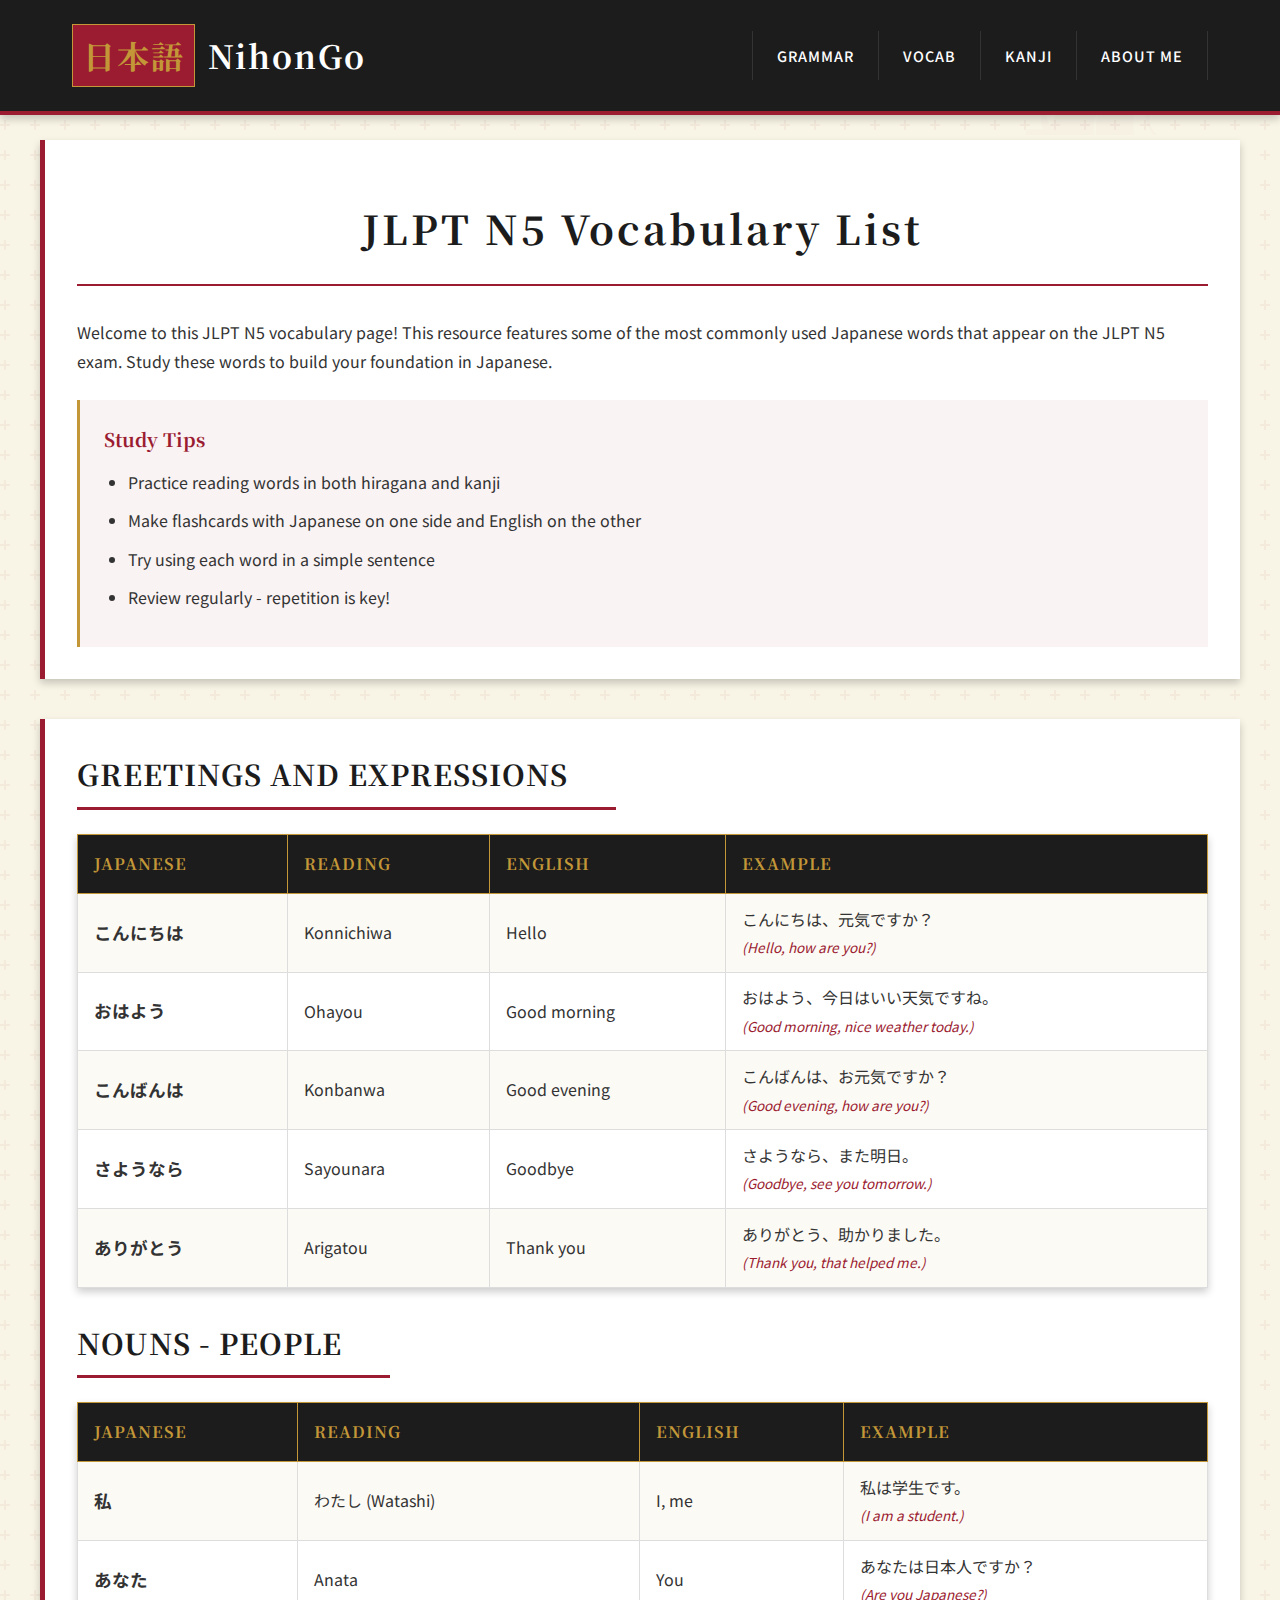
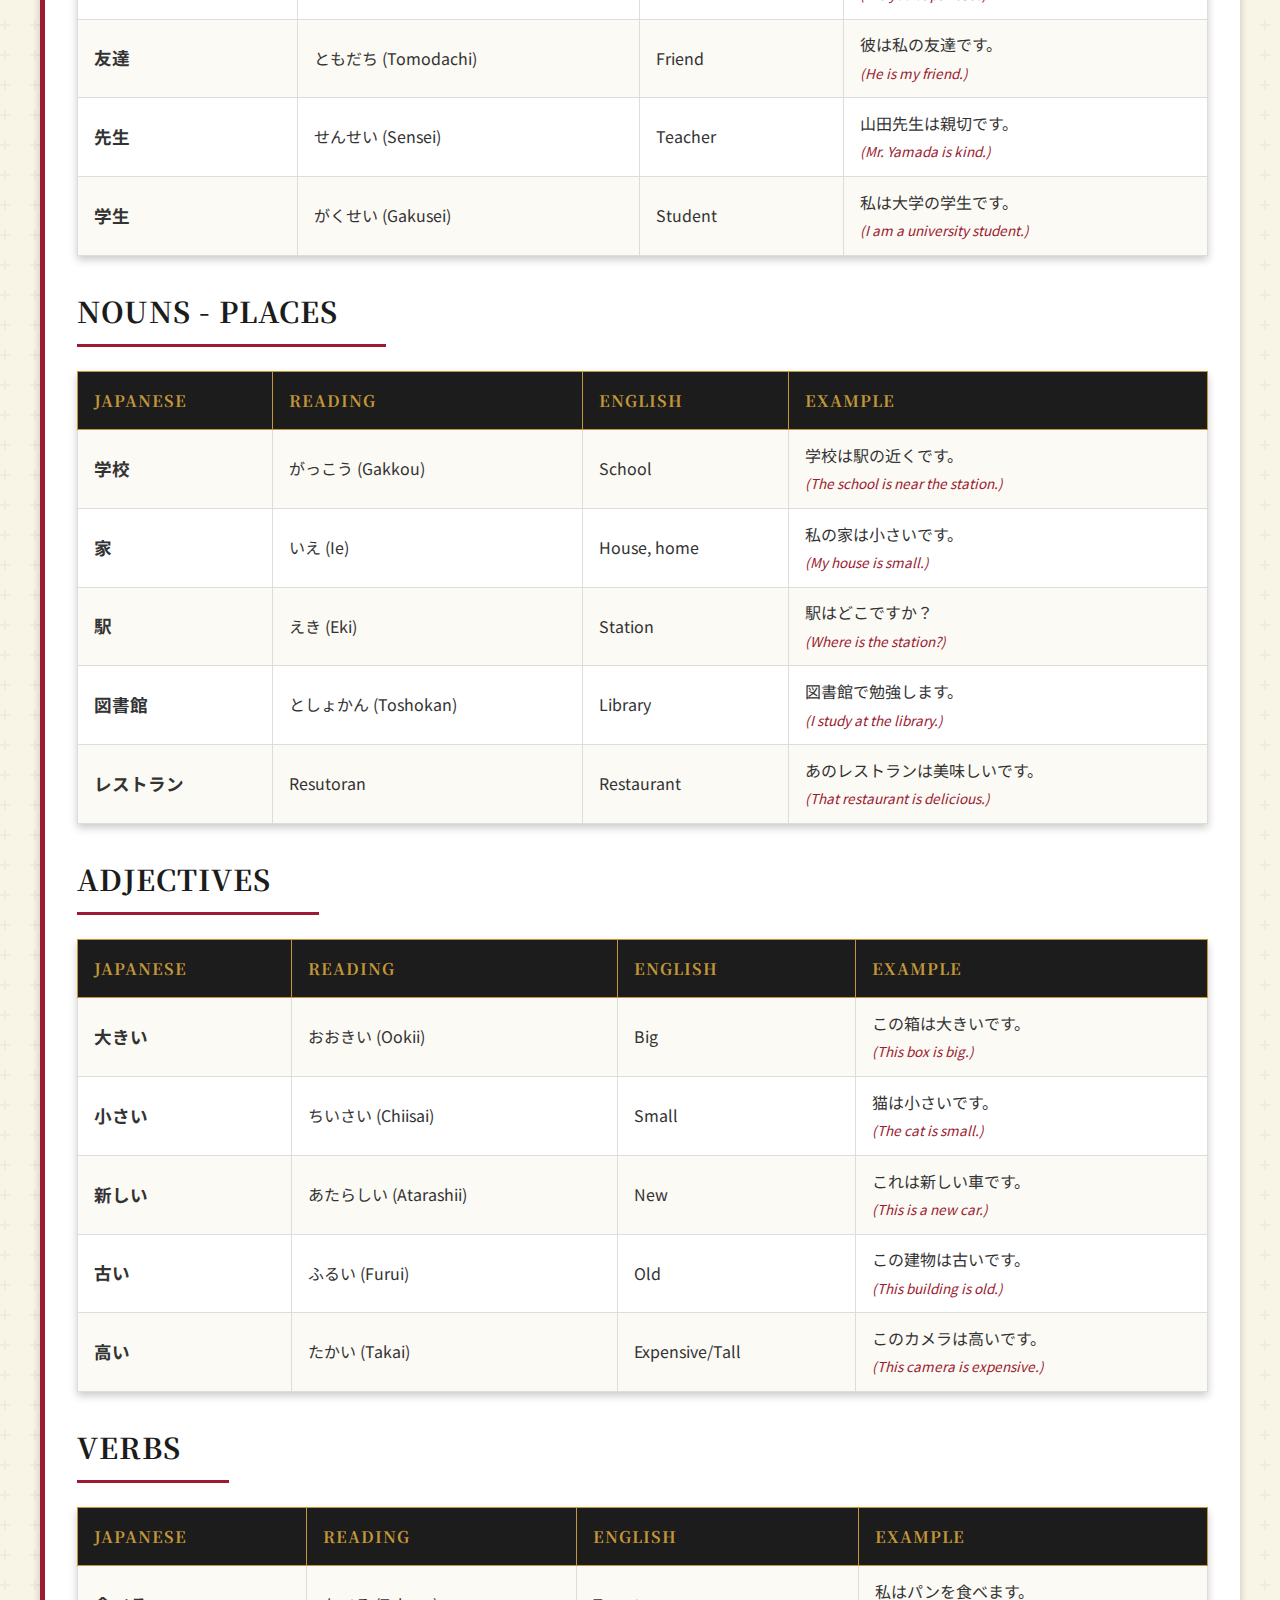
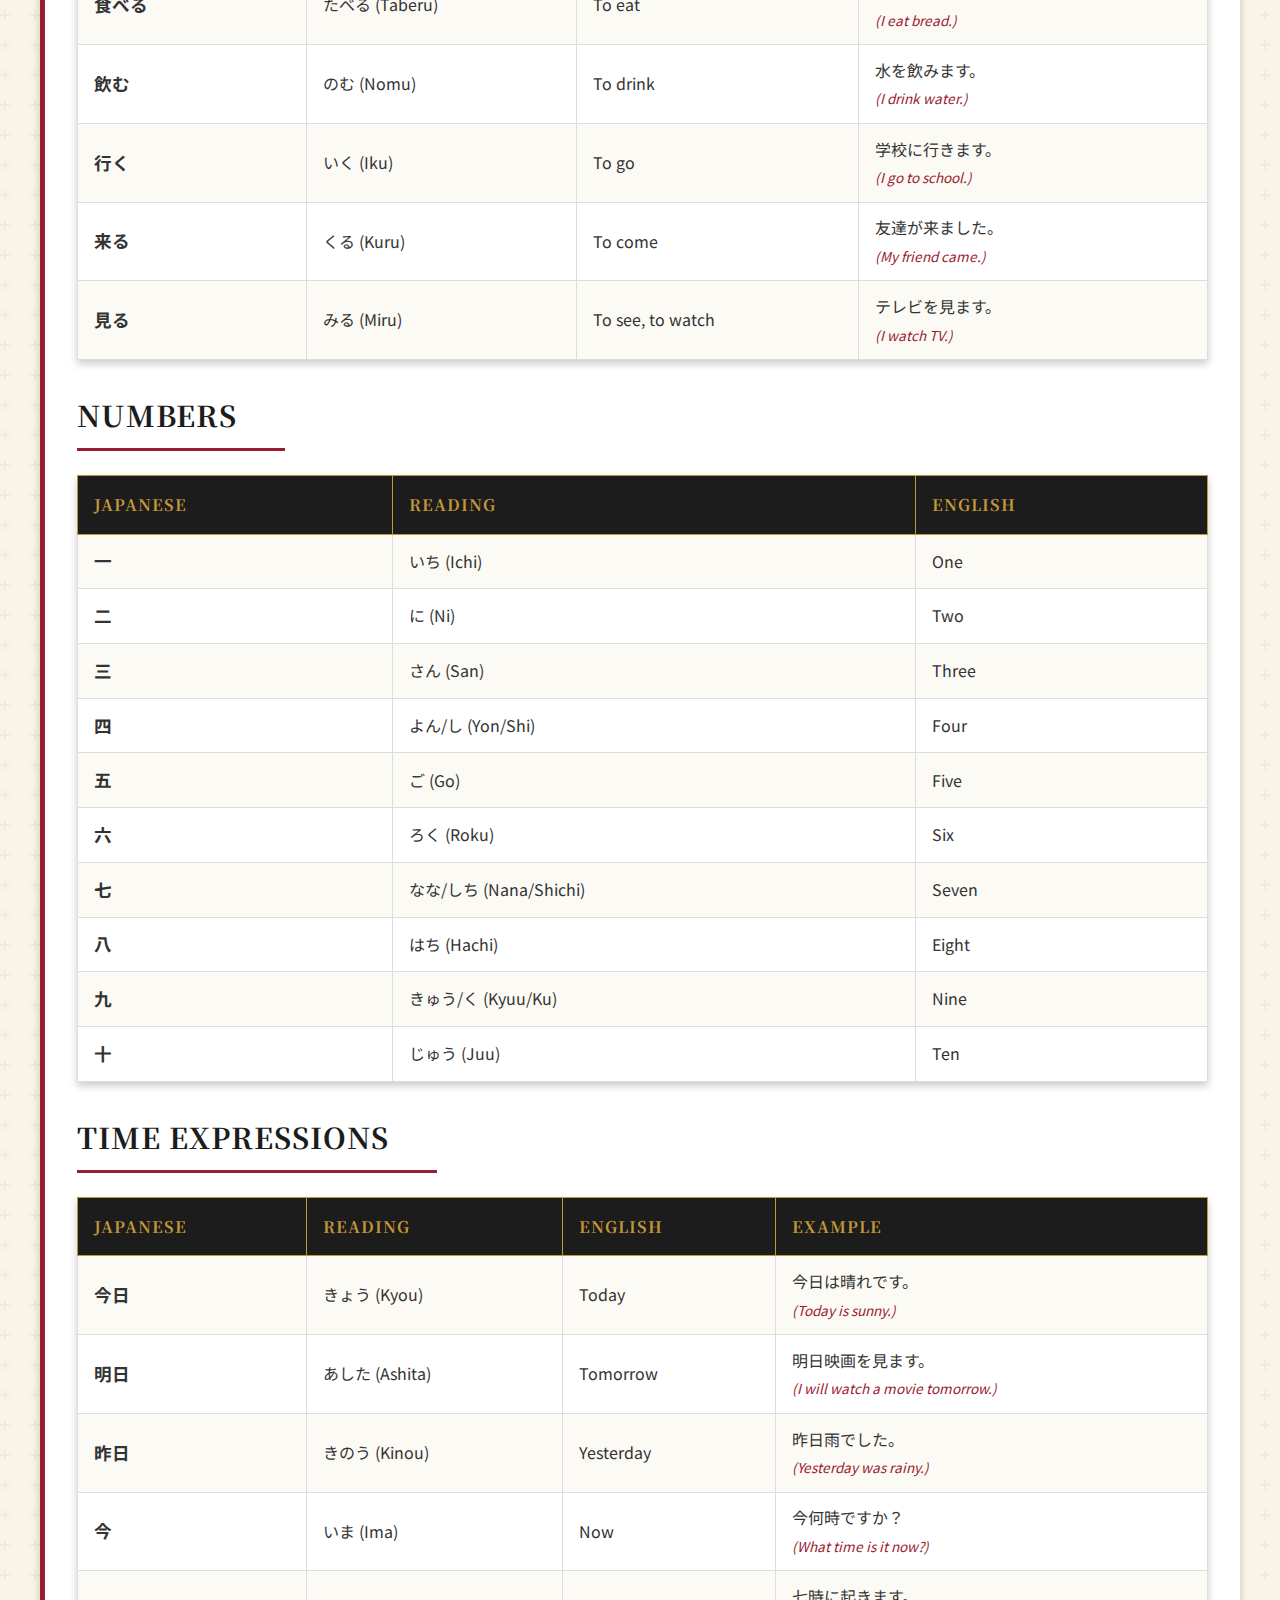
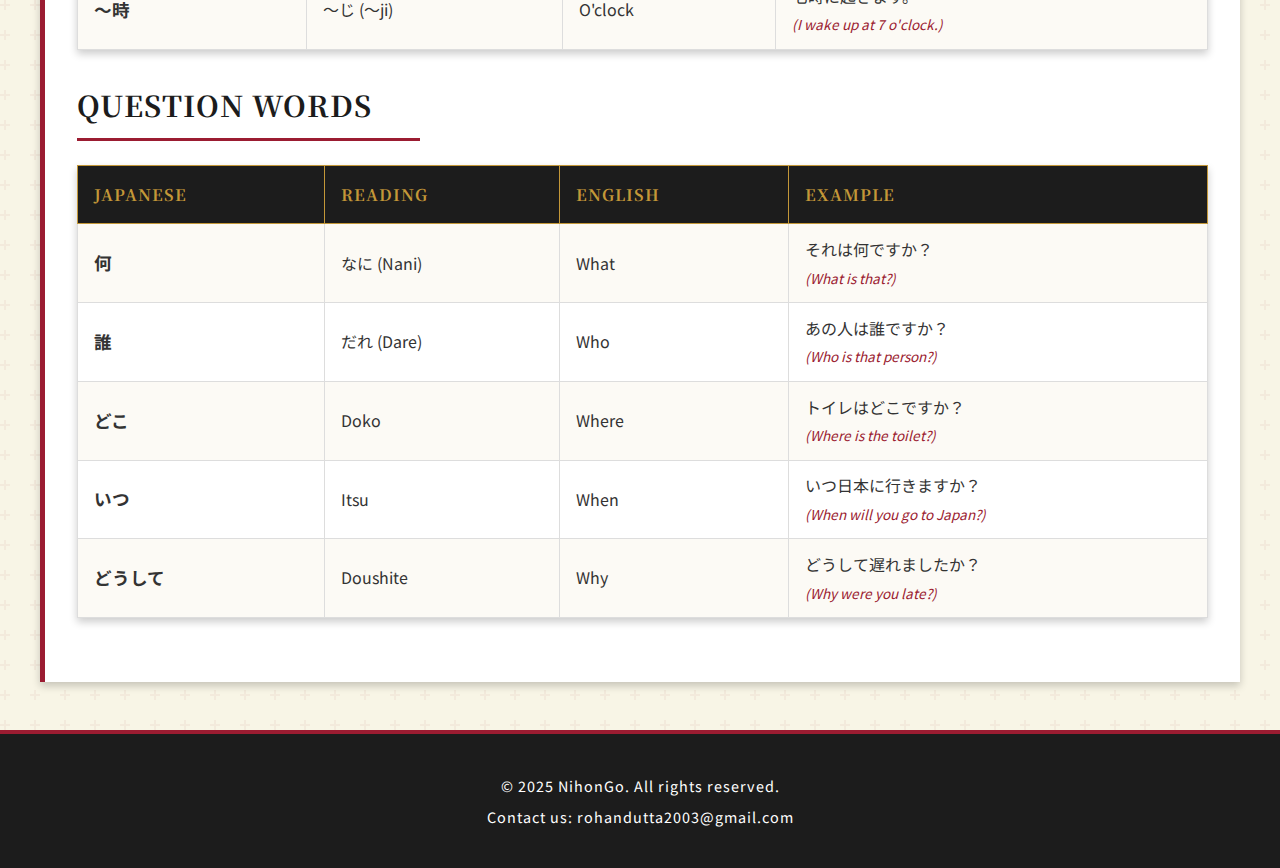
<file: vocab.html>
<!DOCTYPE html>
<html lang="en">

<head>
    <meta charset="UTF-8">
    <meta name="viewport" content="width=device-width, initial-scale=1.0">
    <title>Vocab</title>
    <link rel="stylesheet" href="style4.css">
    <link rel="stylesheet" href="https://cdnjs.cloudflare.com/ajax/libs/font-awesome/6.4.0/css/all.min.css">
</head>

<body>
    <header>
        <div class="header-container">
            <div class="logo">
                <h1><a href="index.html">NihonGo</a></h1>
            </div>
            <nav>
                <ul>
                    <li><a href="grammar.html">Grammar</a></li>
                    <li><a href="vocab.html">Vocab</a></li>
                    <li><a href="kanji.html">Kanji</a></li>
                    <li><a href="about.html">About Me</a></li>
                </ul>
            </nav>
        </div>
    </header>
    <br>
    <section class="section">
        <h1>JLPT N5 Vocabulary List</h1>

        <p>Welcome to this JLPT N5 vocabulary page! This resource features some of the most commonly used Japanese words
            that appear on the JLPT N5 exam. Study these words to build your foundation in Japanese.</p>

        <div id="study-tips">
            <h3>Study Tips</h3>
            <ul>
                <li>Practice reading words in both hiragana and kanji</li>
                <li>Make flashcards with Japanese on one side and English on the other</li>
                <li>Try using each word in a simple sentence</li>
                <li>Review regularly - repetition is key!</li>
            </ul>
        </div>
    </section>
    <section>
        <h2>Greetings and Expressions</h2>
        <table class="vocab-table">
            <tr>
                <th>Japanese</th>
                <th>Reading</th>
                <th>English</th>
                <th>Example</th>
            </tr>
            <tr>
                <td>こんにちは</td>
                <td>Konnichiwa</td>
                <td>Hello</td>
                <td>こんにちは、元気ですか？<br><span class="note">(Hello, how are you?)</span></td>
            </tr>
            <tr>
                <td>おはよう</td>
                <td>Ohayou</td>
                <td>Good morning</td>
                <td>おはよう、今日はいい天気ですね。<br><span class="note">(Good morning, nice weather today.)</span></td>
            </tr>
            <tr>
                <td>こんばんは</td>
                <td>Konbanwa</td>
                <td>Good evening</td>
                <td>こんばんは、お元気ですか？<br><span class="note">(Good evening, how are you?)</span></td>
            </tr>
            <tr>
                <td>さようなら</td>
                <td>Sayounara</td>
                <td>Goodbye</td>
                <td>さようなら、また明日。<br><span class="note">(Goodbye, see you tomorrow.)</span></td>
            </tr>
            <tr>
                <td>ありがとう</td>
                <td>Arigatou</td>
                <td>Thank you</td>
                <td>ありがとう、助かりました。<br><span class="note">(Thank you, that helped me.)</span></td>
            </tr>
        </table>

        <h2>Nouns - People</h2>
        <table class="vocab-table">
            <tr>
                <th>Japanese</th>
                <th>Reading</th>
                <th>English</th>
                <th>Example</th>
            </tr>
            <tr>
                <td>私</td>
                <td>わたし (Watashi)</td>
                <td>I, me</td>
                <td>私は学生です。<br><span class="note">(I am a student.)</span></td>
            </tr>
            <tr>
                <td>あなた</td>
                <td>Anata</td>
                <td>You</td>
                <td>あなたは日本人ですか？<br><span class="note">(Are you Japanese?)</span></td>
            </tr>
            <tr>
                <td>友達</td>
                <td>ともだち (Tomodachi)</td>
                <td>Friend</td>
                <td>彼は私の友達です。<br><span class="note">(He is my friend.)</span></td>
            </tr>
            <tr>
                <td>先生</td>
                <td>せんせい (Sensei)</td>
                <td>Teacher</td>
                <td>山田先生は親切です。<br><span class="note">(Mr. Yamada is kind.)</span></td>
            </tr>
            <tr>
                <td>学生</td>
                <td>がくせい (Gakusei)</td>
                <td>Student</td>
                <td>私は大学の学生です。<br><span class="note">(I am a university student.)</span></td>
            </tr>
        </table>

        <h2>Nouns - Places</h2>
        <table class="vocab-table">
            <tr>
                <th>Japanese</th>
                <th>Reading</th>
                <th>English</th>
                <th>Example</th>
            </tr>
            <tr>
                <td>学校</td>
                <td>がっこう (Gakkou)</td>
                <td>School</td>
                <td>学校は駅の近くです。<br><span class="note">(The school is near the station.)</span></td>
            </tr>
            <tr>
                <td>家</td>
                <td>いえ (Ie)</td>
                <td>House, home</td>
                <td>私の家は小さいです。<br><span class="note">(My house is small.)</span></td>
            </tr>
            <tr>
                <td>駅</td>
                <td>えき (Eki)</td>
                <td>Station</td>
                <td>駅はどこですか？<br><span class="note">(Where is the station?)</span></td>
            </tr>
            <tr>
                <td>図書館</td>
                <td>としょかん (Toshokan)</td>
                <td>Library</td>
                <td>図書館で勉強します。<br><span class="note">(I study at the library.)</span></td>
            </tr>
            <tr>
                <td>レストラン</td>
                <td>Resutoran</td>
                <td>Restaurant</td>
                <td>あのレストランは美味しいです。<br><span class="note">(That restaurant is delicious.)</span></td>
            </tr>
        </table>

        <h2>Adjectives</h2>
        <table class="vocab-table">
            <tr>
                <th>Japanese</th>
                <th>Reading</th>
                <th>English</th>
                <th>Example</th>
            </tr>
            <tr>
                <td>大きい</td>
                <td>おおきい (Ookii)</td>
                <td>Big</td>
                <td>この箱は大きいです。<br><span class="note">(This box is big.)</span></td>
            </tr>
            <tr>
                <td>小さい</td>
                <td>ちいさい (Chiisai)</td>
                <td>Small</td>
                <td>猫は小さいです。<br><span class="note">(The cat is small.)</span></td>
            </tr>
            <tr>
                <td>新しい</td>
                <td>あたらしい (Atarashii)</td>
                <td>New</td>
                <td>これは新しい車です。<br><span class="note">(This is a new car.)</span></td>
            </tr>
            <tr>
                <td>古い</td>
                <td>ふるい (Furui)</td>
                <td>Old</td>
                <td>この建物は古いです。<br><span class="note">(This building is old.)</span></td>
            </tr>
            <tr>
                <td>高い</td>
                <td>たかい (Takai)</td>
                <td>Expensive/Tall</td>
                <td>このカメラは高いです。<br><span class="note">(This camera is expensive.)</span></td>
            </tr>
        </table>

        <h2>Verbs</h2>
        <table class="vocab-table">
            <tr>
                <th>Japanese</th>
                <th>Reading</th>
                <th>English</th>
                <th>Example</th>
            </tr>
            <tr>
                <td>食べる</td>
                <td>たべる (Taberu)</td>
                <td>To eat</td>
                <td>私はパンを食べます。<br><span class="note">(I eat bread.)</span></td>
            </tr>
            <tr>
                <td>飲む</td>
                <td>のむ (Nomu)</td>
                <td>To drink</td>
                <td>水を飲みます。<br><span class="note">(I drink water.)</span></td>
            </tr>
            <tr>
                <td>行く</td>
                <td>いく (Iku)</td>
                <td>To go</td>
                <td>学校に行きます。<br><span class="note">(I go to school.)</span></td>
            </tr>
            <tr>
                <td>来る</td>
                <td>くる (Kuru)</td>
                <td>To come</td>
                <td>友達が来ました。<br><span class="note">(My friend came.)</span></td>
            </tr>
            <tr>
                <td>見る</td>
                <td>みる (Miru)</td>
                <td>To see, to watch</td>
                <td>テレビを見ます。<br><span class="note">(I watch TV.)</span></td>
            </tr>
        </table>

        <h2>Numbers</h2>
        <table class="vocab-table">
            <tr>
                <th>Japanese</th>
                <th>Reading</th>
                <th>English</th>
            </tr>
            <tr>
                <td>一</td>
                <td>いち (Ichi)</td>
                <td>One</td>
            </tr>
            <tr>
                <td>二</td>
                <td>に (Ni)</td>
                <td>Two</td>
            </tr>
            <tr>
                <td>三</td>
                <td>さん (San)</td>
                <td>Three</td>
            </tr>
            <tr>
                <td>四</td>
                <td>よん/し (Yon/Shi)</td>
                <td>Four</td>
            </tr>
            <tr>
                <td>五</td>
                <td>ご (Go)</td>
                <td>Five</td>
            </tr>
            <tr>
                <td>六</td>
                <td>ろく (Roku)</td>
                <td>Six</td>
            </tr>
            <tr>
                <td>七</td>
                <td>なな/しち (Nana/Shichi)</td>
                <td>Seven</td>
            </tr>
            <tr>
                <td>八</td>
                <td>はち (Hachi)</td>
                <td>Eight</td>
            </tr>
            <tr>
                <td>九</td>
                <td>きゅう/く (Kyuu/Ku)</td>
                <td>Nine</td>
            </tr>
            <tr>
                <td>十</td>
                <td>じゅう (Juu)</td>
                <td>Ten</td>
            </tr>
        </table>

        <h2>Time Expressions</h2>
        <table class="vocab-table">
            <tr>
                <th>Japanese</th>
                <th>Reading</th>
                <th>English</th>
                <th>Example</th>
            </tr>
            <tr>
                <td>今日</td>
                <td>きょう (Kyou)</td>
                <td>Today</td>
                <td>今日は晴れです。<br><span class="note">(Today is sunny.)</span></td>
            </tr>
            <tr>
                <td>明日</td>
                <td>あした (Ashita)</td>
                <td>Tomorrow</td>
                <td>明日映画を見ます。<br><span class="note">(I will watch a movie tomorrow.)</span></td>
            </tr>
            <tr>
                <td>昨日</td>
                <td>きのう (Kinou)</td>
                <td>Yesterday</td>
                <td>昨日雨でした。<br><span class="note">(Yesterday was rainy.)</span></td>
            </tr>
            <tr>
                <td>今</td>
                <td>いま (Ima)</td>
                <td>Now</td>
                <td>今何時ですか？<br><span class="note">(What time is it now?)</span></td>
            </tr>
            <tr>
                <td>〜時</td>
                <td>〜じ (〜ji)</td>
                <td>O'clock</td>
                <td>七時に起きます。<br><span class="note">(I wake up at 7 o'clock.)</span></td>
            </tr>
        </table>

        <h2>Question Words</h2>
        <table class="vocab-table">
            <tr>
                <th>Japanese</th>
                <th>Reading</th>
                <th>English</th>
                <th>Example</th>
            </tr>
            <tr>
                <td>何</td>
                <td>なに (Nani)</td>
                <td>What</td>
                <td>それは何ですか？<br><span class="note">(What is that?)</span></td>
            </tr>
            <tr>
                <td>誰</td>
                <td>だれ (Dare)</td>
                <td>Who</td>
                <td>あの人は誰ですか？<br><span class="note">(Who is that person?)</span></td>
            </tr>
            <tr>
                <td>どこ</td>
                <td>Doko</td>
                <td>Where</td>
                <td>トイレはどこですか？<br><span class="note">(Where is the toilet?)</span></td>
            </tr>
            <tr>
                <td>いつ</td>
                <td>Itsu</td>
                <td>When</td>
                <td>いつ日本に行きますか？<br><span class="note">(When will you go to Japan?)</span></td>
            </tr>
            <tr>
                <td>どうして</td>
                <td>Doushite</td>
                <td>Why</td>
                <td>どうして遅れましたか？<br><span class="note">(Why were you late?)</span></td>
            </tr>
        </table>
    </section>
    <footer>
        <p>© 2025 NihonGo. All rights reserved.</p>
        <p>Contact us: rohandutta2003@gmail.com</p>
    </footer>
</body>

</html>
</file>
<file: style.css>
/* Samurai-Inspired Website Styling */
@import url('https://fonts.googleapis.com/css2?family=Noto+Sans+JP:wght@300;400;500;700&family=Noto+Serif+JP:wght@400;700&display=swap');

:root {
  --primary-color: #9b1c31; /* Samurai armor red */
  --secondary-color: #1c1c1c; /* Lacquered black */
  --accent-color: #c39738; /* Gold accent for armor details */
  --bg-color: #f8f5e6; /* Rice paper color */
  --text-color: #333333;
  --header-bg: #1c1c1c;
  --footer-bg: #1c1c1c;
  --box-shadow: 0 4px 8px rgba(0, 0, 0, 0.2);
  --border-radius: 0px; /* Sharp edges like a katana */
  --transition: all 0.3s ease;
}

* {
  margin: 0;
  padding: 0;
  box-sizing: border-box;
}

body {
  font-family: 'Noto Sans JP', sans-serif;
  background-color: var(--bg-color);
  color: var(--text-color);
  line-height: 1.6;
  background-image: url("data:image/svg+xml,%3Csvg width='60' height='60' viewBox='0 0 60 60' xmlns='http://www.w3.org/2000/svg'%3E%3Cg fill='none' fill-rule='evenodd'%3E%3Cg fill='%239b1c31' fill-opacity='0.05'%3E%3Cpath d='M36 34v-4h-2v4h-4v2h4v4h2v-4h4v-2h-4zm0-30V0h-2v4h-4v2h4v4h2V6h4V4h-4zM6 34v-4H4v4H0v2h4v4h2v-4h4v-2H6zM6 4V0H4v4H0v2h4v4h2V6h4V4H6z'/%3E%3C/g%3E%3C/g%3E%3C/svg%3E");
  position: relative;
}

/* Add torn paper effect at the top */
body::before {
  content: '';
  position: absolute;
  top: 0;
  left: 0;
  width: 100%;
  height: 20px;
  background-image: url("data:image/svg+xml,%3Csvg xmlns='http://www.w3.org/2000/svg' viewBox='0 0 1440 320'%3E%3Cpath fill='%231c1c1c' fill-opacity='1' d='M0,256L48,261.3C96,267,192,277,288,256C384,235,480,181,576,181.3C672,181,768,235,864,229.3C960,224,1056,160,1152,138.7C1248,117,1344,139,1392,149.3L1440,160L1440,0L1392,0C1344,0,1248,0,1152,0C1056,0,960,0,864,0C768,0,672,0,576,0C480,0,384,0,288,0C192,0,96,0,48,0L0,0Z'%3E%3C/path%3E%3C/svg%3E");
  background-size: cover;
  z-index: -1;
}

/* Header styling */
header {
  background-color: var(--header-bg);
  color: white;
  padding: 1.5rem 0;
  box-shadow: var(--box-shadow);
  position: relative;
  border-bottom: 4px solid var(--primary-color);
}

/* Add a samurai helmet icon to the header */
header::before {
  content: '';
  position: absolute;
  width: 100%;
  height: 100%;
  background-image: url("data:image/svg+xml,%3Csvg xmlns='http://www.w3.org/2000/svg' viewBox='0 0 640 512' fill='%239b1c31' opacity='0.05'%3E%3Cpath d='M320 64c14.4 0 22.3-7.2 30-20.9c7.5-13.3 15-33.9 22.9-60.5C372.9-18.8 330.7 0 320 0c-10.7 0-52.9-18.8-52.9 32.6c7.9 26.6 15.4 47.2 22.9 60.5c7.7 13.8 15.6 21 30 21zm80 32c-17.7 0-32 14.3-32 32v32h64V128c0-17.7-14.3-32-32-32zm96 96H144c-26.5 0-48 21.5-48 48v76.7c0 10.9 3.7 21.5 10.5 30l-31 62C59.6 334.9 48 358.1 48 384c0 11.7 3.1 22.6 8.6 32H8c-4.4 0-8 3.6-8 8v16c0 4.4 3.6 8 8 8h336V295.7c0-14-4.9-27.7-14-38.5l-19.3-23.2C320.2 300.2 335.6 336 338.2 352H296l-13.6-54.3C256.2 318 224 357.4 224 402.7V448h200c-26.7-21.5-44-54.5-44-92c0-5.4 .4-10.7 1.1-16H640c17.7 0 32-14.3 32-32s-14.3-32-32-32H493c10.4-14.7 17-32.7 17-52c0-39.8-26.3-73.5-62.3-84.7L403.1 176H496zM64 296.7V240c0-8.8 7.2-16 16-16H336.4c1.6 0 3.1 .8 4 2.1l51.5 61.8c3 3.6 4.1 8.1 4.1 12.8V384c0 35.3 28.7 64 64 64h56c8.8 0 16 7.2 16 16v16c0 8.8-7.2 16-16 16H248c-17.7 0-32-14.3-32-32V402.7c0-18.7 9.4-36.1 25.1-46.4l30.7-20.4c5.2-3.4 11.1-5.8 17.3-6.7L324.7 320H273c-9.7 0-17.3-8.5-15.9-18.1c3.8-26.9 41.5-88.6 108.9-161.2c2.3-2.5 6.2-2.5 8.5 0c1.9 2 3.7 4 5.6 6c-6.6 9.5-10.2 20.9-10.2 33.3c0 24.5 15.3 45.5 36.9 53.9c-.2 .9-.4 1.9-.4 2.9zM288 128c0-17.7-14.3-32-32-32s-32 14.3-32 32v32h64V128z'/%3E%3C/svg%3E");
  background-repeat: no-repeat;
  background-position: center right 5%;
  background-size: 200px;
  opacity: 0.25;
}

.header-container {
  display: flex;
  justify-content: space-between;
  align-items: center;
  max-width: 1200px;
  margin: 0 auto;
  padding: 0 2rem;
  position: relative;
}

.logo h1 {
  font-family: 'Noto Serif JP', serif;
  font-weight: 700;
  margin: 0;
  letter-spacing: 2px;
}

.logo a {
  color: white;
  text-decoration: none;
  display: flex;
  align-items: center;
  position: relative;
}

.logo a::before {
  content: "日本語";
  font-size: 1em;
  margin-right: 0.8rem;
  background-color: var(--primary-color);
  padding: 0.3rem 0.6rem;
  border-radius: 0;
  color: var(--accent-color);
  border: 1px solid var(--accent-color);
}

nav ul {
  display: flex;
  list-style: none;
  gap: 0;
}

nav ul li a {
  color: white;
  text-decoration: none;
  padding: 0.8rem 1.5rem;
  transition: var(--transition);
  position: relative;
  display: block;
  border-left: 1px solid rgba(255,255,255,0.1);
  text-transform: uppercase;
  letter-spacing: 1px;
  font-size: 0.9rem;
  font-weight: 500;
}

nav ul li:last-child a {
  border-right: 1px solid rgba(255,255,255,0.1);
}

nav ul li a:hover {
  background-color: var(--primary-color);
  color: var(--accent-color);
}

/* Main content */
main {
  max-width: 1200px;
  margin: 2rem auto;
  padding: 0 2rem;
  position: relative;
}

/* Add samurai sword decoration */
main::before {
  content: '';
  position: absolute;
  top: 0;
  left: -50px;
  width: 20px;
  height: 100%;
  background-image: url("data:image/svg+xml,%3Csvg xmlns='http://www.w3.org/2000/svg' viewBox='0 0 448 512' fill='%239b1c31' opacity='0.1'%3E%3Cpath d='M431.5 176.4l-32-32c-8.6-8.6-22.6-8.6-31.2 0l-11.4 11.4c-6.8 6.8-8.9 17-5.5 25.9l-19.3 19.3L56.4 24.3c-4.5-4.5-10.6-7-17-7H24c-13.3 0-24 10.7-24 24v15.4c0 6.4 2.5 12.5 7 17l176.7 176.7-19.3 19.3c-8.9-3.4-19.1-1.2-25.9 5.5L127.2 287c-8.6 8.6-8.6 22.6 0 31.2l32 32c8.6 8.6 22.6 8.6 31.2 0l11.4-11.4c6.8-6.8 8.9-17 5.5-25.9l19.3-19.3 176.7 176.7c4.5 4.5 10.6 7 17 7h15.4c13.3 0 24-10.7 24-24v-15.4c0-6.4-2.5-12.5-7-17L275.9 244.9l19.3-19.3c8.9 3.4 19.1 1.2 25.9-5.5l11.4-11.4c8.6-8.6 8.6-22.6 0-31.2z'/%3E%3C/svg%3E");
  background-repeat: no-repeat;
  background-position: center;
  background-size: contain;
  opacity: 0.2;
  z-index: -1;
}

main h1 {
  font-family: 'Noto Serif JP', serif;
  text-align: center;
  margin-bottom: 2.5rem;
  color: var(--secondary-color);
  font-size: 2.8rem;
  position: relative;
  padding: 1.5rem 2rem;
  letter-spacing: 3px;
  border-top: 2px solid var(--primary-color);
  border-bottom: 2px solid var(--primary-color);
}

main h1::before,
main h1::after {
  position: absolute;
  top: 50%;
  transform: translateY(-50%);
  font-size: 1.5rem;
}

main h1::before {
  left: 30%;
}

main h1::after {
  right: 30%;
}

.section {
  background: white;
  padding: 2rem;
  margin-bottom: 2.5rem;
  box-shadow: var(--box-shadow);
  border-left: 5px solid var(--primary-color);
  position: relative;
}

/* Add samurai clan mon (family crest) pattern to sections */
.section::before {
  content: '';
  position: absolute;
  top: 0;
  right: 0;
  width: 100px;
  height: 100px;
  background-image: url("data:image/svg+xml,%3Csvg xmlns='http://www.w3.org/2000/svg' viewBox='0 0 512 512' fill='%239b1c31' opacity='0.05'%3E%3Cpath d='M466.5 83.7l-192-80a48.15 48.15 0 0 0-36.9 0l-192 80C27.7 91.1 16 108.6 16 128c0 198.5 114.5 335.7 221.5 380.3 11.8 4.9 25.1 4.9 36.9 0C360.1 472.6 496 349.3 496 128c0-19.4-11.7-36.9-29.5-44.3zm-47.2 114.2l-184 184c-6.2 6.2-16.4 6.2-22.6 0l-104-104c-6.2-6.2-6.2-16.4 0-22.6l22.6-22.6c6.2-6.2 16.4-6.2 22.6 0l70.1 70.1 150.1-150.1c6.2-6.2 16.4-6.2 22.6 0l22.6 22.6c6.3 6.3 6.3 16.4 0 22.6z'/%3E%3C/svg%3E");
  background-repeat: no-repeat;
  background-position: center;
  background-size: contain;
  opacity: 0.2;
}

.section h2 {
  color: var(--secondary-color);
  margin-bottom: 1.5rem;
  font-family: 'Noto Serif JP', serif;
  position: relative;
  display: inline-block;
  padding-right: 3rem;
  padding-bottom: 0.8rem;
  font-size: 1.8rem;
  letter-spacing: 1px;
  text-transform: uppercase;
}

.section h2::after {
  content: '';
  position: absolute;
  width: 100%;
  height: 3px;
  background-color: var(--primary-color);
  bottom: 0;
  left: 0;
}
#start-learning {
  background: white;
  padding: 2rem;
  margin-bottom: 2.5rem;
  box-shadow: var(--box-shadow);
  border-left: 5px solid var(--primary-color);
  position: relative;
  background-image: url("data:image/svg+xml,%3Csvg xmlns='http://www.w3.org/2000/svg' viewBox='0 0 512 512' fill='%239b1c31' opacity='0.03'%3E%3Cpath d='M128 0c-17.6 0-32 14.4-32 32v96h64V32c0-17.6-14.4-32-32-32zm64 160h-32v48c0 4.4-3.6 8-8 8h-48c-4.4 0-8-3.6-8-8v-48H64c-35.2 0-64 28.8-64 64v96c0 35.2 28.8 64 64 64v96c0 17.6 14.4 32 32 32h64c17.6 0 32-14.4 32-32v-96c35.2 0 64-28.8 64-64v-96c0-35.2-28.8-64-64-64zM406.6 64H330c-9.6 0-18.5 4.9-23.5 13.1s-5.9 18.3-1.7 27.3l22.4 48H344v69.3l-96 64V320h10.7l98.7 98.7c12.4 12.4 32.8 13.7 46.7 2.7l79.5-63.6c10.5-8.4 16.6-21.1 16.6-34.5V261.1c0-19.4-10.9-37.1-28.2-45.9L448 197.2V160h16.5c9.8 0 19-4.9 24.5-13l40-58c8.3-12.1 5-28.8-7.4-37s-28.8-5-37 7.4l-39.1 56.7c-1.8 1.3-3.9 1.9-6.1 1.9H416c-17.7 0-32-14.3-32-32s14.3-32 32-32h16.5c9.8 0 19-4.9 24.5-13l40-58c8.3-12.1 5-28.8-7.4-37s-28.8-5-37 7.4l-39.1 56.7c-1.8 1.3-3.9 1.9-6.1 1.9z'/%3E%3C/svg%3E");
  background-repeat: no-repeat;
  background-position: right bottom;
  background-size: 150px;
}

#start-learning h2 {
  color: var(--secondary-color);
  margin-bottom: 1.5rem;
  font-family: 'Noto Serif JP', serif;
  position: relative;
  display: inline-block;
  padding-right: 3rem;
  padding-bottom: 0.8rem;
  font-size: 1.8rem;
  letter-spacing: 1px;
  text-transform: uppercase;
}

#start-learning h2::after {
  content: '';
  position: absolute;
  width: 100%;
  height: 3px;
  background-color: var(--primary-color);
  bottom: 0;
  left: 0;
}

#start-learning p {
  margin-bottom: 1.5rem;
  line-height: 1.8;
}

#start-learning ol {
  counter-reset: item;
  list-style-type: none;
  margin-left: 0;
  padding-left: 0;
  margin-bottom: 1.5rem;
}

#start-learning ol li {
  counter-increment: item;
  margin-bottom: 1.2rem;
  padding-left: 2rem;
  position: relative;
  line-height: 1.6;
}

#start-learning ol li::before {
  content: counter(item);
  background-color: var(--secondary-color);
  color: var(--accent-color);
  font-weight: bold;
  font-size: 0.8rem;
  border: 1px solid var(--accent-color);
  position: absolute;
  left: 0;
  top: 0.1rem;
  width: 1.5rem;
  height: 1.5rem;
  line-height: 1.5rem;
  text-align: center;
}

#start-learning ol li strong {
  color: var(--primary-color);
  font-family: 'Noto Serif JP', serif;
  letter-spacing: 0.5px;
}

#start-learning a {
  color: var(--primary-color);
  text-decoration: none;
  font-weight: 500;
  position: relative;
  transition: var(--transition);
  border-bottom: 1px dashed var(--primary-color);
  padding-bottom: 2px;
}

#start-learning a:hover {
  color: var(--secondary-color);
  border-bottom-style: solid;
  border-bottom-color: var(--accent-color);
}

/* Add a special highlight for the last paragraph */
#start-learning p:last-child {
  background-color: rgba(155, 28, 49, 0.05);
  padding: 1rem;
  border-left: 3px solid var(--accent-color);
  font-weight: 500;
  margin-top: 2rem;
}

/* Kana grids - styled like samurai armor plates */
.kana-group {
  margin-bottom: 1.5rem;
}

.alphabet-grid {
  display: grid;
  grid-template-columns: repeat(5, 1fr);
  gap: 0.8rem;
}

.alphabet-grid.ya-row {
  grid-template-columns: repeat(3, 1fr);
}

.alphabet-grid.wa-row {
  grid-template-columns: repeat(3, 1fr);
}

.character {
  background-color: var(--secondary-color);
  color: white;
  padding: 1.2rem;
  text-align: center;
  box-shadow: var(--box-shadow);
  transition: var(--transition);
  position: relative;
  overflow: hidden;
  border: 1px solid var(--accent-color);
}

.character span {
  display: block;
  font-size: 0.8rem;
  margin-top: 0.5rem;
  color: var(--accent-color);
}

.character::before {
  content: '';
  position: absolute;
  top: 0;
  left: 0;
  width: 100%;
  height: 5px;
  background-color: var(--primary-color);
  transform: scaleX(0);
  transition: var(--transition);
  transform-origin: left;
}

.character:hover {
  transform: translateY(-5px);
  box-shadow: 0 10px 15px rgba(0, 0, 0, 0.3);
}

.character:hover::before {
  transform: scaleX(1);
}

/* Important links section */
.important-links {
  display: grid;
  grid-template-columns: repeat(auto-fit, minmax(250px, 1fr));
  gap: 1.5rem;
}

.important-links a {
  display: block;
  padding: 1.5rem;
  background-color: var(--secondary-color);
  color: white;
  text-decoration: none;
  text-align: center;
  transition: var(--transition);
  border: 1px solid var(--accent-color);
  position: relative;
  overflow: hidden;
  font-family: 'Noto Serif JP', serif;
  text-transform: uppercase;
  letter-spacing: 1px;
}

.important-links a i {
  font-size: 1.5rem;
  margin-bottom: 0.5rem;
  color: var(--accent-color);
  display: block;
}

.important-links a::before {
  content: '';
  position: absolute;
  width: 100%;
  height: 100%;
  background-color: var(--primary-color);
  top: 0;
  left: 0;
  transform: translateX(-100%);
  transition: var(--transition);
  z-index: 0;
}

.important-links a:hover::before {
  transform: translateX(0);
  opacity: 0.1;
}

.important-links a:hover {
  transform: translateY(-5px);
  box-shadow: 0 6px 12px rgba(0, 0, 0, 0.15);
  border-color: var(--primary-color);
}

/* Footer styling */
footer {
  background-color: var(--footer-bg);
  color: white;
  text-align: center;
  padding: 2rem;
  margin-top: 3rem;
  position: relative;
  border-top: 4px solid var(--primary-color);
}

footer::before {
  content: '';
  position: absolute;
  top: -20px;
  left: 0;
  width: 100%;
  height: 20px;
  background-image: url("data:image/svg+xml,%3Csvg xmlns='http://www.w3.org/2000/svg' viewBox='0 0 1440 320'%3E%3Cpath fill='%231c1c1c' fill-opacity='1' d='M0,320L48,288C96,256,192,192,288,186.7C384,181,480,235,576,234.7C672,235,768,181,864,181.3C960,181,1056,235,1152,229.3C1248,224,1344,160,1392,128L1440,96L1440,320L1392,320C1344,320,1248,320,1152,320C1056,320,960,320,864,320C768,320,672,320,576,320C480,320,384,320,288,320C192,320,96,320,48,320L0,320Z'%3E%3C/path%3E%3C/svg%3E");
  background-size: cover;
}

.footer-content {
  position: relative;
  z-index: 1;
}

footer p {
  margin: 0.5rem 0;
  letter-spacing: 1px;
  font-size: 0.9rem;
}

footer a {
  color: var(--accent-color);
  text-decoration: none;
}

.social-icons {
  margin-top: 1rem;
}

.social-icons a {
  display: inline-block;
  margin: 0 0.5rem;
  width: 40px;
  height: 40px;
  line-height: 40px;
  border: 1px solid var(--accent-color);
  border-radius: 50%;
  transition: var(--transition);
}

.social-icons a:hover {
  background-color: var(--primary-color);
  border-color: var(--primary-color);
}

/* Media Queries for Responsiveness */
@media screen and (max-width: 768px) {
  .header-container {
    flex-direction: column;
    padding: 1rem;
  }
  
  .logo {
    margin-bottom: 1rem;
  }
  
  nav ul {
    flex-wrap: wrap;
    justify-content: center;
  }
  
  nav ul li a {
    padding: 0.5rem 1rem;
    font-size: 0.8rem;
    border: 1px solid rgba(255,255,255,0.1);
    margin: 0.2rem;
  }
  
  nav ul li:last-child a {
    border-right: 1px solid rgba(255,255,255,0.1);
  }
  
  main {
    padding: 0 1rem;
  }
  
  main h1 {
    font-size: 1.8rem;
    letter-spacing: 2px;
    padding: 1rem;
  }
  
  main h1::before,
  main h1::after {
    display: none;
  }
  
  .section {
    padding: 1.5rem;
  }

  #start-learning {
    padding: 1.5rem;
    background-position: right -30px bottom -30px;
    background-size: 120px;
  }
  
  #start-learning h2 {
    font-size: 1.5rem;
    padding-right: 1rem;
  }
  
  #start-learning ol li {
    padding-left: 1.8rem;
    margin-bottom: 1rem;
  }
  
  .alphabet-grid {
    grid-template-columns: repeat(3, 1fr);
    gap: 0.5rem;
  }
  
  .character {
    padding: 0.8rem;
    font-size: 1rem;
  }
  
  .important-links {
    grid-template-columns: 1fr;
  }
}

@media screen and (max-width: 480px) {
  main h1 {
    font-size: 1.5rem;
  }
  #start-learning {
    background-image: none;
  }
  
  #start-learning h2 {
    font-size: 1.3rem;
  }
  
  #start-learning ol li {
    font-size: 0.9rem;
  }
  .section h2 {
    font-size: 1.3rem;
  }
  .alphabet-grid {
    grid-template-columns: repeat(2, 1fr);
  }
  .character {
    padding: 0.6rem;
    font-size: 0.9rem;
  }
  
  .character span {
    font-size: 0.7rem;
  }
}

/* Custom scrollbar */
::-webkit-scrollbar {
  width: 8px;
}

::-webkit-scrollbar-track {
  background: var(--bg-color);
}

::-webkit-scrollbar-thumb {
  background: var(--primary-color);
  border-radius: 0;
}

::-webkit-scrollbar-thumb:hover {
  background: #8a1b36;
}

/* Animation for characters - like sword slashes */
@keyframes swordSlash {
  0% {
    transform: translateX(-100%);
    opacity: 0.3;
  }
  70% {
    opacity: 0.6;
  }
  100% {
    transform: translateX(100%);
    opacity: 0;
  }
}

.character:hover::after {
  content: '';
  position: absolute;
  top: 0;
  left: 0;
  width: 100%;
  height: 100%;
  background: linear-gradient(135deg, transparent, rgba(255,255,255,0.2), transparent);
  animation: swordSlash 0.8s ease-out;
}
</file>
<file: style2.css>
@import url('https://fonts.googleapis.com/css2?family=Noto+Sans+JP:wght@300;400;500;700&family=Noto+Serif+JP:wght@400;700&display=swap');

        :root {
          --primary-color: #9b1c31; /* Samurai armor red */
          --secondary-color: #1c1c1c; /* Lacquered black */
          --accent-color: #c39738; /* Gold accent for armor details */
          --bg-color: #f8f5e6; /* Rice paper color */
          --text-color: #333333;
          --header-bg: #1c1c1c;
          --footer-bg: #1c1c1c;
          --box-shadow: 0 4px 8px rgba(0, 0, 0, 0.2);
          --border-radius: 0px; /* Sharp edges like a katana */
          --transition: all 0.3s ease;
        }

        * {
          margin: 0;
          padding: 0;
          box-sizing: border-box;
        }

        body {
          font-family: 'Noto Sans JP', sans-serif;
          background-color: var(--bg-color);
          color: var(--text-color);
          line-height: 1.6;
          background-image: url("data:image/svg+xml,%3Csvg width='60' height='60' viewBox='0 0 60 60' xmlns='http://www.w3.org/2000/svg'%3E%3Cg fill='none' fill-rule='evenodd'%3E%3Cg fill='%239b1c31' fill-opacity='0.05'%3E%3Cpath d='M36 34v-4h-2v4h-4v2h4v4h2v-4h4v-2h-4zm0-30V0h-2v4h-4v2h4v4h2V6h4V4h-4zM6 34v-4H4v4H0v2h4v4h2v-4h4v-2H6zM6 4V0H4v4H0v2h4v4h2V6h4V4H6z'/%3E%3C/g%3E%3C/g%3E%3C/svg%3E");
          position: relative;
        }

        /* Add torn paper effect at the top */
        body::before {
          content: '';
          position: absolute;
          top: 0;
          left: 0;
          width: 100%;
          height: 20px;
          background-image: url("data:image/svg+xml,%3Csvg xmlns='http://www.w3.org/2000/svg' viewBox='0 0 1440 320'%3E%3Cpath fill='%231c1c1c' fill-opacity='1' d='M0,256L48,261.3C96,267,192,277,288,256C384,235,480,181,576,181.3C672,181,768,235,864,229.3C960,224,1056,160,1152,138.7C1248,117,1344,139,1392,149.3L1440,160L1440,0L1392,0C1344,0,1248,0,1152,0C1056,0,960,0,864,0C768,0,672,0,576,0C480,0,384,0,288,0C192,0,96,0,48,0L0,0Z'%3E%3C/path%3E%3C/svg%3E");
          background-size: cover;
          z-index: -1;
        }

        /* Header styling */
        header {
          background-color: var(--header-bg);
          color: white;
          padding: 1.5rem 0;
          box-shadow: var(--box-shadow);
          position: relative;
          border-bottom: 4px solid var(--primary-color);
        }

        /* Add a samurai helmet icon to the header */
        header::before {
          content: '';
          position: absolute;
          width: 100%;
          height: 100%;
          background-image: url("data:image/svg+xml,%3Csvg xmlns='http://www.w3.org/2000/svg' viewBox='0 0 640 512' fill='%239b1c31' opacity='0.05'%3E%3Cpath d='M320 64c14.4 0 22.3-7.2 30-20.9c7.5-13.3 15-33.9 22.9-60.5C372.9-18.8 330.7 0 320 0c-10.7 0-52.9-18.8-52.9 32.6c7.9 26.6 15.4 47.2 22.9 60.5c7.7 13.8 15.6 21 30 21zm80 32c-17.7 0-32 14.3-32 32v32h64V128c0-17.7-14.3-32-32-32zm96 96H144c-26.5 0-48 21.5-48 48v76.7c0 10.9 3.7 21.5 10.5 30l-31 62C59.6 334.9 48 358.1 48 384c0 11.7 3.1 22.6 8.6 32H8c-4.4 0-8 3.6-8 8v16c0 4.4 3.6 8 8 8h336V295.7c0-14-4.9-27.7-14-38.5l-19.3-23.2C320.2 300.2 335.6 336 338.2 352H296l-13.6-54.3C256.2 318 224 357.4 224 402.7V448h200c-26.7-21.5-44-54.5-44-92c0-5.4 .4-10.7 1.1-16H640c17.7 0 32-14.3 32-32s-14.3-32-32-32H493c10.4-14.7 17-32.7 17-52c0-39.8-26.3-73.5-62.3-84.7L403.1 176H496zM64 296.7V240c0-8.8 7.2-16 16-16H336.4c1.6 0 3.1 .8 4 2.1l51.5 61.8c3 3.6 4.1 8.1 4.1 12.8V384c0 35.3 28.7 64 64 64h56c8.8 0 16 7.2 16 16v16c0 8.8-7.2 16-16 16H248c-17.7 0-32-14.3-32-32V402.7c0-18.7 9.4-36.1 25.1-46.4l30.7-20.4c5.2-3.4 11.1-5.8 17.3-6.7L324.7 320H273c-9.7 0-17.3-8.5-15.9-18.1c3.8-26.9 41.5-88.6 108.9-161.2c2.3-2.5 6.2-2.5 8.5 0c1.9 2 3.7 4 5.6 6c-6.6 9.5-10.2 20.9-10.2 33.3c0 24.5 15.3 45.5 36.9 53.9c-.2 .9-.4 1.9-.4 2.9zM288 128c0-17.7-14.3-32-32-32s-32 14.3-32 32v32h64V128z'/%3E%3C/svg%3E");
          background-repeat: no-repeat;
          background-position: center right 5%;
          background-size: 200px;
          opacity: 0.25;
        }

        .header-container {
          display: flex;
          justify-content: space-between;
          align-items: center;
          max-width: 1200px;
          margin: 0 auto;
          padding: 0 2rem;
          position: relative;
        }

        .logo h1 {
          font-family: 'Noto Serif JP', serif;
          font-weight: 700;
          margin: 0;
          letter-spacing: 2px;
        }

        .logo a {
          color: white;
          text-decoration: none;
          display: flex;
          align-items: center;
          position: relative;
        }

        .logo a::before {
          content: "日本語";
          font-size: 1em;
          margin-right: 0.8rem;
          background-color: var(--primary-color);
          padding: 0.3rem 0.6rem;
          border-radius: 0;
          color: var(--accent-color);
          border: 1px solid var(--accent-color);
        }

        nav ul {
          display: flex;
          list-style: none;
          gap: 0;
        }

        nav ul li a {
          color: white;
          text-decoration: none;
          padding: 0.8rem 1.5rem;
          transition: var(--transition);
          position: relative;
          display: block;
          border-left: 1px solid rgba(255,255,255,0.1);
          text-transform: uppercase;
          letter-spacing: 1px;
          font-size: 0.9rem;
          font-weight: 500;
        }

        nav ul li:last-child a {
          border-right: 1px solid rgba(255,255,255,0.1);
        }

        nav ul li a:hover {
          background-color: var(--primary-color);
          color: var(--accent-color);
        }

        /* Main content */
        main {
          max-width: 1200px;
          margin: 2rem auto;
          padding: 0 2rem;
          position: relative;
        }

        /* Add samurai sword decoration */
        main::before {
          content: '';
          position: absolute;
          top: 0;
          left: -50px;
          width: 20px;
          height: 100%;
          background-image: url("data:image/svg+xml,%3Csvg xmlns='http://www.w3.org/2000/svg' viewBox='0 0 448 512' fill='%239b1c31' opacity='0.1'%3E%3Cpath d='M431.5 176.4l-32-32c-8.6-8.6-22.6-8.6-31.2 0l-11.4 11.4c-6.8 6.8-8.9 17-5.5 25.9l-19.3 19.3L56.4 24.3c-4.5-4.5-10.6-7-17-7H24c-13.3 0-24 10.7-24 24v15.4c0 6.4 2.5 12.5 7 17l176.7 176.7-19.3 19.3c-8.9-3.4-19.1-1.2-25.9 5.5L127.2 287c-8.6 8.6-8.6 22.6 0 31.2l32 32c8.6 8.6 22.6 8.6 31.2 0l11.4-11.4c6.8-6.8 8.9-17 5.5-25.9l19.3-19.3 176.7 176.7c4.5 4.5 10.6 7 17 7h15.4c13.3 0 24-10.7 24-24v-15.4c0-6.4-2.5-12.5-7-17L275.9 244.9l19.3-19.3c8.9 3.4 19.1 1.2 25.9-5.5l11.4-11.4c8.6-8.6 8.6-22.6 0-31.2z'/%3E%3C/svg%3E");
          background-repeat: no-repeat;
          background-position: center;
          background-size: contain;
          opacity: 0.2;
          z-index: -1;
        }

        main h1 {
          font-family: 'Noto Serif JP', serif;
          text-align: center;
          margin-bottom: 2.5rem;
          color: var(--secondary-color);
          font-size: 2.8rem;
          position: relative;
          padding: 1.5rem 2rem;
          letter-spacing: 3px;
          border-top: 2px solid var(--primary-color);
          border-bottom: 2px solid var(--primary-color);
        }

        /* Section Styling */
        section {
          background: white;
          padding: 2rem;
          margin-bottom: 2.5rem;
          box-shadow: var(--box-shadow);
          border-left: 5px solid var(--primary-color);
          position: relative;
        }

        /* Add samurai clan mon (family crest) pattern to sections */
        section::before {
          content: '';
          position: absolute;
          top: 0;
          right: 0;
          width: 100px;
          height: 100px;
          background-image: url("data:image/svg+xml,%3Csvg xmlns='http://www.w3.org/2000/svg' viewBox='0 0 512 512' fill='%239b1c31' opacity='0.05'%3E%3Cpath d='M466.5 83.7l-192-80a48.15 48.15 0 0 0-36.9 0l-192 80C27.7 91.1 16 108.6 16 128c0 198.5 114.5 335.7 221.5 380.3 11.8 4.9 25.1 4.9 36.9 0C360.1 472.6 496 349.3 496 128c0-19.4-11.7-36.9-29.5-44.3zm-47.2 114.2l-184 184c-6.2 6.2-16.4 6.2-22.6 0l-104-104c-6.2-6.2-6.2-16.4 0-22.6l22.6-22.6c6.2-6.2 16.4-6.2 22.6 0l70.1 70.1 150.1-150.1c6.2-6.2 16.4-6.2 22.6 0l22.6 22.6c6.3 6.3 6.3 16.4 0 22.6z'/%3E%3C/svg%3E");
          background-repeat: no-repeat;
          background-position: center;
          background-size: contain;
          opacity: 0.2;
        }

        section h2 {
          color: var(--secondary-color);
          margin-bottom: 1.5rem;
          font-family: 'Noto Serif JP', serif;
          position: relative;
          display: inline-block;
          padding-right: 3rem;
          padding-bottom: 0.8rem;
          font-size: 1.8rem;
          letter-spacing: 1px;
          text-transform: uppercase;
        }

        section h2::after {
          content: '';
          position: absolute;
          width: 100%;
          height: 3px;
          background-color: var(--primary-color);
          bottom: 0;
          left: 0;
        }

        /* About section styling */
        #about article {
          padding: 1rem 0;
        }

        #about p {
          margin-bottom: 1rem;
          line-height: 1.8;
          position: relative;
          padding-left: 1.5rem;
        }

        #about p::before {
          content: '';
          position: absolute;
          left: 0;
          top: 0.6rem;
          width: 8px;
          height: 8px;
          background-color: var(--primary-color);
        }

        /* Gallery section styling */
        .gallery-container {
          display: grid;
          grid-template-columns: repeat(auto-fill, minmax(250px, 1fr));
          gap: 1.5rem;
          margin-top: 2rem;
        }

        figure {
          position: relative;
          overflow: hidden;
          border: 1px solid var(--accent-color);
          transition: var(--transition);
          box-shadow: var(--box-shadow);
        }

        figure:hover {
          transform: translateY(-8px);
          box-shadow: 0 12px 20px rgba(0, 0, 0, 0.2);
        }

        figure img {
          width: 100%;
          height: 250px;
          object-fit: cover;
          vertical-align: bottom;
          transition: var(--transition);
        }

        figure:hover img {
          transform: scale(1.05);
        }

        figcaption {
          background-color: var(--secondary-color);
          color: white;
          padding: 0.8rem 1rem;
          font-size: 0.9rem;
          text-align: center;
          border-top: 3px solid var(--primary-color);
        }

        /* Footer styling */
        footer {
          background-color: var(--footer-bg);
          color: white;
          text-align: center;
          padding: 2rem;
          margin-top: 3rem;
          position: relative;
          border-top: 4px solid var(--primary-color);
        }

        footer::before {
          content: '';
          position: absolute;
          top: -20px;
          left: 0;
          width: 100%;
          height: 20px;
          background-image: url("data:image/svg+xml,%3Csvg xmlns='http://www.w3.org/2000/svg' viewBox='0 0 1440 320'%3E%3Cpath fill='%231c1c1c' fill-opacity='1' d='M0,320L48,288C96,256,192,192,288,186.7C384,181,480,235,576,234.7C672,235,768,181,864,181.3C960,181,1056,235,1152,229.3C1248,224,1344,160,1392,128L1440,96L1440,320L1392,320C1344,320,1248,320,1152,320C1056,320,960,320,864,320C768,320,672,320,576,320C480,320,384,320,288,320C192,320,96,320,48,320L0,320Z'%3E%3C/path%3E%3C/svg%3E");
          background-size: cover;
        }

        footer p {
          margin: 0.5rem 0;
          letter-spacing: 1px;
          font-size: 0.9rem;
        }

        /* Media Queries for Responsiveness */
        @media screen and (max-width: 768px) {
          .header-container {
            flex-direction: column;
            padding: 1rem;
          }
          
          .logo {
            margin-bottom: 1rem;
          }
          
          nav ul {
            flex-wrap: wrap;
            justify-content: center;
          }
          
          nav ul li a {
            padding: 0.5rem 1rem;
            font-size: 0.8rem;
            border: 1px solid rgba(255,255,255,0.1);
            margin: 0.2rem;
          }
          
          nav ul li:last-child a {
            border-right: 1px solid rgba(255,255,255,0.1);
          }
          
          main {
            padding: 0 1rem;
          }
          
          section {
            padding: 1.5rem;
          }
          
          section h2 {
            font-size: 1.5rem;
            padding-right: 1rem;
          }
          
          .gallery-container {
            grid-template-columns: repeat(auto-fill, minmax(200px, 1fr));
            gap: 1rem;
          }
          
          figure img {
            height: 180px;
          }
        }

        @media screen and (max-width: 480px) {
          section h2 {
            font-size: 1.3rem;
          }
          
          .gallery-container {
            grid-template-columns: 1fr;
          }
          
          figure img {
            height: 220px;
          }
          
          #about p {
            font-size: 0.9rem;
            padding-left: 1.2rem;
          }
        }

        /* Custom scrollbar */
        ::-webkit-scrollbar {
          width: 8px;
        }

        ::-webkit-scrollbar-track {
          background: var(--bg-color);
        }

        ::-webkit-scrollbar-thumb {
          background: var(--primary-color);
          border-radius: 0;
        }

        ::-webkit-scrollbar-thumb:hover {
          background: #8a1b36;
        }

        /* Animation for gallery images */
        @keyframes swordSlash {
          0% {
            transform: translateX(-100%);
            opacity: 0.3;
          }
          70% {
            opacity: 0.6;
          }
          100% {
            transform: translateX(100%);
            opacity: 0;
          }
        }

        figure:hover::after {
          content: '';
          position: absolute;
          top: 0;
          left: 0;
          width: 100%;
          height: 100%;
          background: linear-gradient(135deg, transparent, rgba(255,255,255,0.2), transparent);
          animation: swordSlash 0.8s ease-out;
        }
</file>
<file: style1.css>
/* Samurai-Inspired Website Styling */
        @import url('https://fonts.googleapis.com/css2?family=Noto+Sans+JP:wght@300;400;500;700&family=Noto+Serif+JP:wght@400;700&display=swap');

        :root {
          --primary-color: #9b1c31; /* Samurai armor red */
          --secondary-color: #1c1c1c; /* Lacquered black */
          --accent-color: #c39738; /* Gold accent for armor details */
          --bg-color: #f8f5e6; /* Rice paper color */
          --text-color: #333333;
          --header-bg: #1c1c1c;
          --footer-bg: #1c1c1c;
          --box-shadow: 0 4px 8px rgba(0, 0, 0, 0.2);
          --border-radius: 0px; /* Sharp edges like a katana */
          --transition: all 0.3s ease;
        }

        * {
          margin: 0;
          padding: 0;
          box-sizing: border-box;
        }

        body {
          font-family: 'Noto Sans JP', sans-serif;
          background-color: var(--bg-color);
          color: var(--text-color);
          line-height: 1.6;
          background-image: url("data:image/svg+xml,%3Csvg width='60' height='60' viewBox='0 0 60 60' xmlns='http://www.w3.org/2000/svg'%3E%3Cg fill='none' fill-rule='evenodd'%3E%3Cg fill='%239b1c31' fill-opacity='0.05'%3E%3Cpath d='M36 34v-4h-2v4h-4v2h4v4h2v-4h4v-2h-4zm0-30V0h-2v4h-4v2h4v4h2V6h4V4h-4zM6 34v-4H4v4H0v2h4v4h2v-4h4v-2H6zM6 4V0H4v4H0v2h4v4h2V6h4V4H6z'/%3E%3C/g%3E%3C/g%3E%3C/svg%3E");
          position: relative;
        }

        /* Add torn paper effect at the top */
        body::before {
          content: '';
          position: absolute;
          top: 0;
          left: 0;
          width: 100%;
          height: 20px;
          background-image: url("data:image/svg+xml,%3Csvg xmlns='http://www.w3.org/2000/svg' viewBox='0 0 1440 320'%3E%3Cpath fill='%231c1c1c' fill-opacity='1' d='M0,256L48,261.3C96,267,192,277,288,256C384,235,480,181,576,181.3C672,181,768,235,864,229.3C960,224,1056,160,1152,138.7C1248,117,1344,139,1392,149.3L1440,160L1440,0L1392,0C1344,0,1248,0,1152,0C1056,0,960,0,864,0C768,0,672,0,576,0C480,0,384,0,288,0C192,0,96,0,48,0L0,0Z'%3E%3C/path%3E%3C/svg%3E");
          background-size: cover;
          z-index: -1;
        }

        /* Header styling */
        header {
          background-color: var(--header-bg);
          color: white;
          padding: 1.5rem 0;
          box-shadow: var(--box-shadow);
          position: relative;
          border-bottom: 4px solid var(--primary-color);
        }

        /* Add a samurai helmet icon to the header */
        header::before {
          content: '';
          position: absolute;
          width: 100%;
          height: 100%;
          background-image: url("data:image/svg+xml,%3Csvg xmlns='http://www.w3.org/2000/svg' viewBox='0 0 640 512' fill='%239b1c31' opacity='0.05'%3E%3Cpath d='M320 64c14.4 0 22.3-7.2 30-20.9c7.5-13.3 15-33.9 22.9-60.5C372.9-18.8 330.7 0 320 0c-10.7 0-52.9-18.8-52.9 32.6c7.9 26.6 15.4 47.2 22.9 60.5c7.7 13.8 15.6 21 30 21zm80 32c-17.7 0-32 14.3-32 32v32h64V128c0-17.7-14.3-32-32-32zm96 96H144c-26.5 0-48 21.5-48 48v76.7c0 10.9 3.7 21.5 10.5 30l-31 62C59.6 334.9 48 358.1 48 384c0 11.7 3.1 22.6 8.6 32H8c-4.4 0-8 3.6-8 8v16c0 4.4 3.6 8 8 8h336V295.7c0-14-4.9-27.7-14-38.5l-19.3-23.2C320.2 300.2 335.6 336 338.2 352H296l-13.6-54.3C256.2 318 224 357.4 224 402.7V448h200c-26.7-21.5-44-54.5-44-92c0-5.4 .4-10.7 1.1-16H640c17.7 0 32-14.3 32-32s-14.3-32-32-32H493c10.4-14.7 17-32.7 17-52c0-39.8-26.3-73.5-62.3-84.7L403.1 176H496zM64 296.7V240c0-8.8 7.2-16 16-16H336.4c1.6 0 3.1 .8 4 2.1l51.5 61.8c3 3.6 4.1 8.1 4.1 12.8V384c0 35.3 28.7 64 64 64h56c8.8 0 16 7.2 16 16v16c0 8.8-7.2 16-16 16H248c-17.7 0-32-14.3-32-32V402.7c0-18.7 9.4-36.1 25.1-46.4l30.7-20.4c5.2-3.4 11.1-5.8 17.3-6.7L324.7 320H273c-9.7 0-17.3-8.5-15.9-18.1c3.8-26.9 41.5-88.6 108.9-161.2c2.3-2.5 6.2-2.5 8.5 0c1.9 2 3.7 4 5.6 6c-6.6 9.5-10.2 20.9-10.2 33.3c0 24.5 15.3 45.5 36.9 53.9c-.2 .9-.4 1.9-.4 2.9zM288 128c0-17.7-14.3-32-32-32s-32 14.3-32 32v32h64V128z'/%3E%3C/svg%3E");
          background-repeat: no-repeat;
          background-position: center right 5%;
          background-size: 200px;
          opacity: 0.25;
        }

        .header-container {
          display: flex;
          justify-content: space-between;
          align-items: center;
          max-width: 1200px;
          margin: 0 auto;
          padding: 0 2rem;
          position: relative;
        }

        .logo h1 {
          font-family: 'Noto Serif JP', serif;
          font-weight: 700;
          margin: 0;
          letter-spacing: 2px;
        }

        .logo a {
          color: white;
          text-decoration: none;
          display: flex;
          align-items: center;
          position: relative;
        }

        .logo a::before {
          content: "日本語";
          font-size: 1em;
          margin-right: 0.8rem;
          background-color: var(--primary-color);
          padding: 0.3rem 0.6rem;
          border-radius: 0;
          color: var(--accent-color);
          border: 1px solid var(--accent-color);
        }

        nav ul {
          display: flex;
          list-style: none;
          gap: 0;
        }

        nav ul li a {
          color: white;
          text-decoration: none;
          padding: 0.8rem 1.5rem;
          transition: var(--transition);
          position: relative;
          display: block;
          border-left: 1px solid rgba(255,255,255,0.1);
          text-transform: uppercase;
          letter-spacing: 1px;
          font-size: 0.9rem;
          font-weight: 500;
        }

        nav ul li:last-child a {
          border-right: 1px solid rgba(255,255,255,0.1);
        }

        nav ul li a:hover {
          background-color: var(--primary-color);
          color: var(--accent-color);
        }

        /* Main content */
        main {
          max-width: 1200px;
          margin: 2rem auto;
          padding: 0 2rem;
          position: relative;
        }

        /* Add samurai sword decoration */
        main::before {
          content: '';
          position: absolute;
          top: 0;
          left: -50px;
          width: 20px;
          height: 100%;
          background-image: url("data:image/svg+xml,%3Csvg xmlns='http://www.w3.org/2000/svg' viewBox='0 0 448 512' fill='%239b1c31' opacity='0.1'%3E%3Cpath d='M431.5 176.4l-32-32c-8.6-8.6-22.6-8.6-31.2 0l-11.4 11.4c-6.8 6.8-8.9 17-5.5 25.9l-19.3 19.3L56.4 24.3c-4.5-4.5-10.6-7-17-7H24c-13.3 0-24 10.7-24 24v15.4c0 6.4 2.5 12.5 7 17l176.7 176.7-19.3 19.3c-8.9-3.4-19.1-1.2-25.9 5.5L127.2 287c-8.6 8.6-8.6 22.6 0 31.2l32 32c8.6 8.6 22.6 8.6 31.2 0l11.4-11.4c6.8-6.8 8.9-17 5.5-25.9l19.3-19.3 176.7 176.7c4.5 4.5 10.6 7 17 7h15.4c13.3 0 24-10.7 24-24v-15.4c0-6.4-2.5-12.5-7-17L275.9 244.9l19.3-19.3c8.9 3.4 19.1 1.2 25.9-5.5l11.4-11.4c8.6-8.6 8.6-22.6 0-31.2z'/%3E%3C/svg%3E");
          background-repeat: no-repeat;
          background-position: center;
          background-size: contain;
          opacity: 0.2;
          z-index: -1;
        }

        main h1, main h2 {
          font-family: 'Noto Serif JP', serif;
          color: var(--secondary-color);
          position: relative;
          letter-spacing: 1px;
        }

        main h2 {
          margin-bottom: 1.5rem;
          padding-bottom: 0.8rem;
          font-size: 1.8rem;
          display: inline-block;
          text-transform: uppercase;
        }

        main h2::after {
          content: '';
          position: absolute;
          width: 100%;
          height: 3px;
          background-color: var(--primary-color);
          bottom: 0;
          left: 0;
        }

        section {
          background: white;
          padding: 2rem;
          margin-bottom: 2.5rem;
          box-shadow: var(--box-shadow);
          border-left: 5px solid var(--primary-color);
          position: relative;
        }

        /* Add samurai clan mon (family crest) pattern to sections */
        section::before {
          content: '';
          position: absolute;
          top: 0;
          right: 0;
          width: 100px;
          height: 100px;
          background-image: url("data:image/svg+xml,%3Csvg xmlns='http://www.w3.org/2000/svg' viewBox='0 0 512 512' fill='%239b1c31' opacity='0.05'%3E%3Cpath d='M466.5 83.7l-192-80a48.15 48.15 0 0 0-36.9 0l-192 80C27.7 91.1 16 108.6 16 128c0 198.5 114.5 335.7 221.5 380.3 11.8 4.9 25.1 4.9 36.9 0C360.1 472.6 496 349.3 496 128c0-19.4-11.7-36.9-29.5-44.3zm-47.2 114.2l-184 184c-6.2 6.2-16.4 6.2-22.6 0l-104-104c-6.2-6.2-6.2-16.4 0-22.6l22.6-22.6c6.2-6.2 16.4-6.2 22.6 0l70.1 70.1 150.1-150.1c6.2-6.2 16.4-6.2 22.6 0l22.6 22.6c6.3 6.3 6.3 16.4 0 22.6z'/%3E%3C/svg%3E");
          background-repeat: no-repeat;
          background-position: center;
          background-size: contain;
          opacity: 0.2;
        }
        
        article {
          margin-bottom: 2rem;
        }

        article h3 {
          color: var(--primary-color);
          margin-bottom: 0.5rem;
          font-family: 'Noto Serif JP', serif;
          font-weight: 700;
        }

        article p {
          margin-bottom: 1rem;
          line-height: 1.8;
        }

        .examples {
          background-color: rgba(155, 28, 49, 0.05);
          padding: 1rem;
          border-left: 3px solid var(--accent-color);
          margin-top: 0.5rem;
        }

        .examples p {
          margin-bottom: 0.5rem;
          line-height: 1.6;
        }

        .examples p:last-child {
          margin-bottom: 0;
        }

        strong {
          color: var(--primary-color);
          font-weight: 700;
        }

        /* Footer styling */
        footer {
          background-color: var(--footer-bg);
          color: white;
          text-align: center;
          padding: 2rem;
          margin-top: 3rem;
          position: relative;
          border-top: 4px solid var(--primary-color);
        }

        footer::before {
          content: '';
          position: absolute;
          top: -20px;
          left: 0;
          width: 100%;
          height: 20px;
          background-image: url("data:image/svg+xml,%3Csvg xmlns='http://www.w3.org/2000/svg' viewBox='0 0 1440 320'%3E%3Cpath fill='%231c1c1c' fill-opacity='1' d='M0,320L48,288C96,256,192,192,288,186.7C384,181,480,235,576,234.7C672,235,768,181,864,181.3C960,181,1056,235,1152,229.3C1248,224,1344,160,1392,128L1440,96L1440,320L1392,320C1344,320,1248,320,1152,320C1056,320,960,320,864,320C768,320,672,320,576,320C480,320,384,320,288,320C192,320,96,320,48,320L0,320Z'%3E%3C/path%3E%3C/svg%3E");
          background-size: cover;
        }

        /* Media Queries for Responsiveness */
        @media screen and (max-width: 768px) {
          .header-container {
            flex-direction: column;
            padding: 1rem;
          }
          
          .logo {
            margin-bottom: 1rem;
          }
          
          nav ul {
            flex-wrap: wrap;
            justify-content: center;
          }
          
          nav ul li a {
            padding: 0.5rem 1rem;
            font-size: 0.8rem;
            border: 1px solid rgba(255,255,255,0.1);
            margin: 0.2rem;
          }
          
          nav ul li:last-child a {
            border-right: 1px solid rgba(255,255,255,0.1);
          }
          
          main {
            padding: 0 1rem;
          }
          
          section {
            padding: 1.5rem;
          }
          
          article h3 {
            font-size: 1.1rem;
          }
          
          .examples {
            padding: 0.8rem;
          }
        }

        @media screen and (max-width: 480px) {
          section h2 {
            font-size: 1.3rem;
          }
          
          article h3 {
            font-size: 1rem;
          }
          
          .examples p {
            font-size: 0.9rem;
          }
          
          .examples {
            padding: 0.6rem;
          }
        }

        /* Custom scrollbar */
        ::-webkit-scrollbar {
          width: 8px;
        }

        ::-webkit-scrollbar-track {
          background: var(--bg-color);
        }

        ::-webkit-scrollbar-thumb {
          background: var(--primary-color);
          border-radius: 0;
        }

        ::-webkit-scrollbar-thumb:hover {
          background: #8a1b36;
        }
</file>
<file: style3.css>
@import url('https://fonts.googleapis.com/css2?family=Noto+Sans+JP:wght@300;400;500;700&family=Noto+Serif+JP:wght@400;700&display=swap');

:root {
    --primary-color: #9b1c31;
    /* Samurai armor red */
    --secondary-color: #1c1c1c;
    /* Lacquered black */
    --accent-color: #c39738;
    /* Gold accent for armor details */
    --bg-color: #f8f5e6;
    /* Rice paper color */
    --text-color: #333333;
    --header-bg: #1c1c1c;
    --footer-bg: #1c1c1c;
    --box-shadow: 0 4px 8px rgba(0, 0, 0, 0.2);
    --border-radius: 0px;
    /* Sharp edges like a katana */
    --transition: all 0.3s ease;
}

* {
    margin: 0;
    padding: 0;
    box-sizing: border-box;
}

body {
    font-family: 'Noto Sans JP', sans-serif;
    background-color: var(--bg-color);
    color: var(--text-color);
    line-height: 1.6;
    background-image: url("data:image/svg+xml,%3Csvg width='60' height='60' viewBox='0 0 60 60' xmlns='http://www.w3.org/2000/svg'%3E%3Cg fill='none' fill-rule='evenodd'%3E%3Cg fill='%239b1c31' fill-opacity='0.05'%3E%3Cpath d='M36 34v-4h-2v4h-4v2h4v4h2v-4h4v-2h-4zm0-30V0h-2v4h-4v2h4v4h2V6h4V4h-4zM6 34v-4H4v4H0v2h4v4h2v-4h4v-2H6zM6 4V0H4v4H0v2h4v4h2V6h4V4H6z'/%3E%3C/g%3E%3C/g%3E%3C/svg%3E");
    position: relative;
}

/* Add torn paper effect at the top */
body::before {
    content: '';
    position: absolute;
    top: 0;
    left: 0;
    width: 100%;
    height: 20px;
    background-image: url("data:image/svg+xml,%3Csvg xmlns='http://www.w3.org/2000/svg' viewBox='0 0 1440 320'%3E%3Cpath fill='%231c1c1c' fill-opacity='1' d='M0,256L48,261.3C96,267,192,277,288,256C384,235,480,181,576,181.3C672,181,768,235,864,229.3C960,224,1056,160,1152,138.7C1248,117,1344,139,1392,149.3L1440,160L1440,0L1392,0C1344,0,1248,0,1152,0C1056,0,960,0,864,0C768,0,672,0,576,0C480,0,384,0,288,0C192,0,96,0,48,0L0,0Z'%3E%3C/path%3E%3C/svg%3E");
    background-size: cover;
    z-index: -1;
}

/* Header styling */
header {
    background-color: var(--header-bg);
    color: white;
    padding: 1.5rem 0;
    box-shadow: var(--box-shadow);
    position: relative;
    border-bottom: 4px solid var(--primary-color);
}

/* Add a samurai helmet icon to the header */
header::before {
    content: '';
    position: absolute;
    width: 100%;
    height: 100%;
    background-image: url("data:image/svg+xml,%3Csvg xmlns='http://www.w3.org/2000/svg' viewBox='0 0 640 512' fill='%239b1c31' opacity='0.05'%3E%3Cpath d='M320 64c14.4 0 22.3-7.2 30-20.9c7.5-13.3 15-33.9 22.9-60.5C372.9-18.8 330.7 0 320 0c-10.7 0-52.9-18.8-52.9 32.6c7.9 26.6 15.4 47.2 22.9 60.5c7.7 13.8 15.6 21 30 21zm80 32c-17.7 0-32 14.3-32 32v32h64V128c0-17.7-14.3-32-32-32zm96 96H144c-26.5 0-48 21.5-48 48v76.7c0 10.9 3.7 21.5 10.5 30l-31 62C59.6 334.9 48 358.1 48 384c0 11.7 3.1 22.6 8.6 32H8c-4.4 0-8 3.6-8 8v16c0 4.4 3.6 8 8 8h336V295.7c0-14-4.9-27.7-14-38.5l-19.3-23.2C320.2 300.2 335.6 336 338.2 352H296l-13.6-54.3C256.2 318 224 357.4 224 402.7V448h200c-26.7-21.5-44-54.5-44-92c0-5.4 .4-10.7 1.1-16H640c17.7 0 32-14.3 32-32s-14.3-32-32-32H493c10.4-14.7 17-32.7 17-52c0-39.8-26.3-73.5-62.3-84.7L403.1 176H496zM64 296.7V240c0-8.8 7.2-16 16-16H336.4c1.6 0 3.1 .8 4 2.1l51.5 61.8c3 3.6 4.1 8.1 4.1 12.8V384c0 35.3 28.7 64 64 64h56c8.8 0 16 7.2 16 16v16c0 8.8-7.2 16-16 16H248c-17.7 0-32-14.3-32-32V402.7c0-18.7 9.4-36.1 25.1-46.4l30.7-20.4c5.2-3.4 11.1-5.8 17.3-6.7L324.7 320H273c-9.7 0-17.3-8.5-15.9-18.1c3.8-26.9 41.5-88.6 108.9-161.2c2.3-2.5 6.2-2.5 8.5 0c1.9 2 3.7 4 5.6 6c-6.6 9.5-10.2 20.9-10.2 33.3c0 24.5 15.3 45.5 36.9 53.9c-.2 .9-.4 1.9-.4 2.9zM288 128c0-17.7-14.3-32-32-32s-32 14.3-32 32v32h64V128z'/%3E%3C/svg%3E");
    background-repeat: no-repeat;
    background-position: center right 5%;
    background-size: 200px;
    opacity: 0.25;
}

.header-container {
    display: flex;
    justify-content: space-between;
    align-items: center;
    max-width: 1200px;
    margin: 0 auto;
    padding: 0 2rem;
    position: relative;
}

.logo h1 {
    font-family: 'Noto Serif JP', serif;
    font-weight: 700;
    margin: 0;
    letter-spacing: 2px;
}

.logo a {
    color: white;
    text-decoration: none;
    display: flex;
    align-items: center;
    position: relative;
}

.logo a::before {
    content: "日本語";
    font-size: 1em;
    margin-right: 0.8rem;
    background-color: var(--primary-color);
    padding: 0.3rem 0.6rem;
    border-radius: 0;
    color: var(--accent-color);
    border: 1px solid var(--accent-color);
}

nav ul {
    display: flex;
    list-style: none;
    gap: 0;
}

nav ul li a {
    color: white;
    text-decoration: none;
    padding: 0.8rem 1.5rem;
    transition: var(--transition);
    position: relative;
    display: block;
    border-left: 1px solid rgba(255, 255, 255, 0.1);
    text-transform: uppercase;
    letter-spacing: 1px;
    font-size: 0.9rem;
    font-weight: 500;
}

nav ul li:last-child a {
    border-right: 1px solid rgba(255, 255, 255, 0.1);
}

nav ul li a:hover {
    background-color: var(--primary-color);
    color: var(--accent-color);
}

/* Main content */
main {
    max-width: 1200px;
    margin: 2rem auto;
    padding: 0 2rem;
    position: relative;
}

/* Add samurai sword decoration */
main::before {
    content: '';
    position: absolute;
    top: 0;
    left: -50px;
    width: 20px;
    height: 100%;
    background-image: url("data:image/svg+xml,%3Csvg xmlns='http://www.w3.org/2000/svg' viewBox='0 0 448 512' fill='%239b1c31' opacity='0.1'%3E%3Cpath d='M431.5 176.4l-32-32c-8.6-8.6-22.6-8.6-31.2 0l-11.4 11.4c-6.8 6.8-8.9 17-5.5 25.9l-19.3 19.3L56.4 24.3c-4.5-4.5-10.6-7-17-7H24c-13.3 0-24 10.7-24 24v15.4c0 6.4 2.5 12.5 7 17l176.7 176.7-19.3 19.3c-8.9-3.4-19.1-1.2-25.9 5.5L127.2 287c-8.6 8.6-8.6 22.6 0 31.2l32 32c8.6 8.6 22.6 8.6 31.2 0l11.4-11.4c6.8-6.8 8.9-17 5.5-25.9l19.3-19.3 176.7 176.7c4.5 4.5 10.6 7 17 7h15.4c13.3 0 24-10.7 24-24v-15.4c0-6.4-2.5-12.5-7-17L275.9 244.9l19.3-19.3c8.9 3.4 19.1 1.2 25.9-5.5l11.4-11.4c8.6-8.6 8.6-22.6 0-31.2z'/%3E%3C/svg%3E");
    background-repeat: no-repeat;
    background-position: center;
    background-size: contain;
    opacity: 0.2;
    z-index: -1;
}

.section {
    background: white;
    padding: 2rem;
    margin-bottom: 2.5rem;
    box-shadow: var(--box-shadow);
    border-left: 5px solid var(--primary-color);
    position: relative;
}

/* Add samurai clan mon (family crest) pattern to sections */
.section::before {
    content: '';
    position: absolute;
    top: 0;
    right: 0;
    width: 100px;
    height: 100px;
    background-image: url("data:image/svg+xml,%3Csvg xmlns='http://www.w3.org/2000/svg' viewBox='0 0 512 512' fill='%239b1c31' opacity='0.05'%3E%3Cpath d='M466.5 83.7l-192-80a48.15 48.15 0 0 0-36.9 0l-192 80C27.7 91.1 16 108.6 16 128c0 198.5 114.5 335.7 221.5 380.3 11.8 4.9 25.1 4.9 36.9 0C360.1 472.6 496 349.3 496 128c0-19.4-11.7-36.9-29.5-44.3zm-47.2 114.2l-184 184c-6.2 6.2-16.4 6.2-22.6 0l-104-104c-6.2-6.2-6.2-16.4 0-22.6l22.6-22.6c6.2-6.2 16.4-6.2 22.6 0l70.1 70.1 150.1-150.1c6.2-6.2 16.4-6.2 22.6 0l22.6 22.6c6.3 6.3 6.3 16.4 0 22.6z'/%3E%3C/svg%3E");
    background-repeat: no-repeat;
    background-position: center;
    background-size: contain;
    opacity: 0.2;
}

.section h2 {
    color: var(--secondary-color);
    margin-bottom: 1.5rem;
    font-family: 'Noto Serif JP', serif;
    position: relative;
    display: inline-block;
    padding-right: 3rem;
    padding-bottom: 0.8rem;
    font-size: 1.8rem;
    letter-spacing: 1px;
    text-transform: uppercase;
}

.section h2::after {
    content: '';
    position: absolute;
    width: 100%;
    height: 3px;
    background-color: var(--primary-color);
    bottom: 0;
    left: 0;
}

.search-filter {
    margin-bottom: 2rem;
}

#kanji-search {
    width: 100%;
    padding: 0.8rem 1rem;
    border: 2px solid var(--secondary-color);
    font-family: 'Noto Sans JP', sans-serif;
    font-size: 1rem;
    background-color: white;
    transition: var(--transition);
}

#kanji-search:focus {
    outline: none;
    border-color: var(--primary-color);
    box-shadow: 0 0 0 3px rgba(155, 28, 49, 0.2);
}

.kanji-grid {
    display: grid;
    grid-template-columns: repeat(auto-fill, minmax(280px, 1fr));
    gap: 1.5rem;
}

.kanji-card {
    display: flex;
    background-color: white;
    border-left: 4px solid var(--primary-color);
    box-shadow: var(--box-shadow);
    transition: var(--transition);
    position: relative;
    overflow: hidden;
}

.kanji-card::before {
    content: '';
    position: absolute;
    width: 100%;
    height: 4px;
    background-color: var(--primary-color);
    top: 0;
    left: 0;
    transform: scaleX(0);
    transform-origin: left;
    transition: var(--transition);
}

.kanji-card:hover {
    transform: translateY(-5px);
    box-shadow: 0 8px 15px rgba(0, 0, 0, 0.2);
}

.kanji-card:hover::before {
    transform: scaleX(1);
}

.kanji-character {
    font-size: 3rem;
    padding: 1.5rem;
    display: flex;
    align-items: center;
    justify-content: center;
    background-color: var(--secondary-color);
    color: white;
    min-width: 100px;
    font-family: 'Noto Serif JP', serif;
    /* Adding letter-spacing for better stroke visibility */
    letter-spacing: 0.05em;
    /* Adding text-rendering for better kanji rendering */
    text-rendering: optimizeLegibility;
    position: relative;
}

.kanji-details {
    padding: 1rem;
    flex-grow: 1;
}

.kanji-details h4 {
    color: var(--primary-color);
    margin-bottom: 0.5rem;
    font-family: 'Noto Serif JP', serif;
    letter-spacing: 0.5px;
    font-size: 1.2rem;
    border-bottom: 1px dashed var(--accent-color);
    padding-bottom: 0.3rem;
}

.kanji-details p {
    margin-bottom: 0.5rem;
    font-size: 0.9rem;
    display: flex;
    align-items: flex-start;
}

/* Fix for the stroke count display */
.kanji-details p strong {
    color: var(--secondary-color);
    display: inline-block;
    min-width: 3.5rem;
    flex-shrink: 0;
}

/* Added proper spacing for stroke display */
.stroke-info {
    margin: 0.6rem 0;
    line-height: 1.8;
}

.stroke-container {
    display: flex;
    flex-wrap: wrap;
    gap: 8px;
    margin-top: 0.5rem;
}

.stroke {
    display: inline-block;
    border: 1px solid rgba(155, 28, 49, 0.3);
    padding: 3px 6px;
    margin-right: 8px;
    margin-bottom: 8px;
    font-family: 'Noto Serif JP', serif;
    background-color: rgba(155, 28, 49, 0.05);
    border-radius: 3px;
    position: relative;
}

.stroke:after {
    content: "→";
    position: absolute;
    right: -10px;
    top: 50%;
    transform: translateY(-50%);
    color: var(--accent-color);
    font-size: 0.8rem;
}

.stroke:last-child:after {
    display: none;
}

.example-words {
    margin-top: 0.8rem;
    padding-top: 0.8rem;
    border-top: 1px dashed #ddd;
}

.example-word {
    background-color: rgba(155, 28, 49, 0.05);
    padding: 0.3rem 0.5rem;
    margin-bottom: 0.3rem;
    font-size: 0.9rem;
    border-left: 2px solid var(--accent-color);
    transition: var(--transition);
}

.example-word:hover {
    background-color: rgba(155, 28, 49, 0.1);
    transform: translateX(5px);
}

/* Footer styling */
footer {
    background-color: var(--footer-bg);
    color: white;
    text-align: center;
    padding: 2rem;
    margin-top: 3rem;
    position: relative;
    border-top: 4px solid var(--primary-color);
}

footer::before {
    content: '';
    position: absolute;
    top: -20px;
    left: 0;
    width: 100%;
    height: 20px;
    background-image: url("data:image/svg+xml,%3Csvg xmlns='http://www.w3.org/2000/svg' viewBox='0 0 1440 320'%3E%3Cpath fill='%231c1c1c' fill-opacity='1' d='M0,320L48,288C96,256,192,192,288,186.7C384,181,480,235,576,234.7C672,235,768,181,864,181.3C960,181,1056,235,1152,229.3C1248,224,1344,160,1392,128L1440,96L1440,320L1392,320C1344,320,1248,320,1152,320C1056,320,960,320,864,320C768,320,672,320,576,320C480,320,384,320,288,320C192,320,96,320,48,320L0,320Z'%3E%3C/path%3E%3C/svg%3E");
    background-size: cover;
}

.footer-content {
    position: relative;
    z-index: 1;
}

footer p {
    margin: 0.5rem 0;
    letter-spacing: 1px;
    font-size: 0.9rem;
}

/* Custom scrollbar */
::-webkit-scrollbar {
    width: 8px;
}

::-webkit-scrollbar-track {
    background: var(--bg-color);
}

::-webkit-scrollbar-thumb {
    background: var(--primary-color);
    border-radius: 0;
}

::-webkit-scrollbar-thumb:hover {
    background: #8a1b36;
}

/* Animation for characters - like sword slashes */
@keyframes swordSlash {
    0% {
        transform: translateX(-100%);
        opacity: 0.3;
    }

    70% {
        opacity: 0.6;
    }

    100% {
        transform: translateX(100%);
        opacity: 0;
    }
}

.kanji-character::after {
    content: '';
    position: absolute;
    top: 0;
    left: 0;
    width: 100%;
    height: 100%;
    background: linear-gradient(135deg, transparent, rgba(255, 255, 255, 0.2), transparent);
    opacity: 0;
}

.kanji-card:hover .kanji-character::after {
    animation: swordSlash 0.8s ease-out;
    opacity: 1;
}

/* Media Queries for Responsiveness */
@media screen and (max-width: 768px) {
    .header-container {
        flex-direction: column;
        padding: 1rem;
    }

    .logo {
        margin-bottom: 1rem;
    }

    nav ul {
        flex-wrap: wrap;
        justify-content: center;
    }

    nav ul li a {
        padding: 0.5rem 1rem;
        font-size: 0.8rem;
        border: 1px solid rgba(255, 255, 255, 0.1);
        margin: 0.2rem;
    }

    nav ul li:last-child a {
        border: 1px solid rgba(255, 255, 255, 0.1);
    }

    main {
        padding: 0 1rem;
    }

    .section {
        padding: 1.5rem;
    }

    .section h2 {
        font-size: 1.5rem;
        padding-right: 1rem;
    }

    .kanji-grid {
        grid-template-columns: repeat(auto-fill, minmax(240px, 1fr));
        gap: 1rem;
    }

    .kanji-character {
        font-size: 2.5rem;
        min-width: 80px;
        padding: 1rem;
    }
    
    .stroke-container {
        gap: 6px;
    }
    
    .stroke {
        padding: 2px 4px;
        margin-right: 6px;
        margin-bottom: 6px;
    }
}

@media screen and (max-width: 480px) {
    .section h2 {
        font-size: 1.3rem;
    }

    .kanji-grid {
        grid-template-columns: 1fr;
    }

    .kanji-character {
        font-size: 2rem;
        min-width: 70px;
    }

    .kanji-details h4 {
        font-size: 1.1rem;
    }

    .kanji-details p,
    .example-word {
        font-size: 0.85rem;
    }
    
    .stroke-container {
        gap: 4px;
    }
    
    .stroke {
        padding: 2px 3px;
        margin-right: 5px;
        margin-bottom: 5px;
        font-size: 0.8rem;
    }
    
    .stroke:after {
        right: -8px;
        font-size: 0.7rem;
    }
}
</file>
<file: style4.css>
@import url('https://fonts.googleapis.com/css2?family=Noto+Sans+JP:wght@300;400;500;700&family=Noto+Serif+JP:wght@400;700&display=swap');

:root {
    --primary-color: #9b1c31;
    /* Samurai armor red */
    --secondary-color: #1c1c1c;
    /* Lacquered black */
    --accent-color: #c39738;
    /* Gold accent for armor details */
    --bg-color: #f8f5e6;
    /* Rice paper color */
    --text-color: #333333;
    --header-bg: #1c1c1c;
    --footer-bg: #1c1c1c;
    --box-shadow: 0 4px 8px rgba(0, 0, 0, 0.2);
    --border-radius: 0px;
    /* Sharp edges like a katana */
    --transition: all 0.3s ease;
}

* {
    margin: 0;
    padding: 0;
    box-sizing: border-box;
}

body {
    font-family: 'Noto Sans JP', sans-serif;
    background-color: var(--bg-color);
    color: var(--text-color);
    line-height: 1.6;
    background-image: url("data:image/svg+xml,%3Csvg width='60' height='60' viewBox='0 0 60 60' xmlns='http://www.w3.org/2000/svg'%3E%3Cg fill='none' fill-rule='evenodd'%3E%3Cg fill='%239b1c31' fill-opacity='0.05'%3E%3Cpath d='M36 34v-4h-2v4h-4v2h4v4h2v-4h4v-2h-4zm0-30V0h-2v4h-4v2h4v4h2V6h4V4h-4zM6 34v-4H4v4H0v2h4v4h2v-4h4v-2H6zM6 4V0H4v4H0v2h4v4h2V6h4V4H6z'/%3E%3C/g%3E%3C/g%3E%3C/svg%3E");
    position: relative;
}

/* Add torn paper effect at the top */
body::before {
    content: '';
    position: absolute;
    top: 0;
    left: 0;
    width: 100%;
    height: 20px;
    background-image: url("data:image/svg+xml,%3Csvg xmlns='http://www.w3.org/2000/svg' viewBox='0 0 1440 320'%3E%3Cpath fill='%231c1c1c' fill-opacity='1' d='M0,256L48,261.3C96,267,192,277,288,256C384,235,480,181,576,181.3C672,181,768,235,864,229.3C960,224,1056,160,1152,138.7C1248,117,1344,139,1392,149.3L1440,160L1440,0L1392,0C1344,0,1248,0,1152,0C1056,0,960,0,864,0C768,0,672,0,576,0C480,0,384,0,288,0C192,0,96,0,48,0L0,0Z'%3E%3C/path%3E%3C/svg%3E");
    background-size: cover;
    z-index: -1;
}

/* Header styling */
header {
    background-color: var(--header-bg);
    color: white;
    padding: 1.5rem 0;
    box-shadow: var(--box-shadow);
    position: relative;
    border-bottom: 4px solid var(--primary-color);
}

/* Add a samurai helmet icon to the header */
header::before {
    content: '';
    position: absolute;
    width: 100%;
    height: 100%;
    background-image: url("data:image/svg+xml,%3Csvg xmlns='http://www.w3.org/2000/svg' viewBox='0 0 640 512' fill='%239b1c31' opacity='0.05'%3E%3Cpath d='M320 64c14.4 0 22.3-7.2 30-20.9c7.5-13.3 15-33.9 22.9-60.5C372.9-18.8 330.7 0 320 0c-10.7 0-52.9-18.8-52.9 32.6c7.9 26.6 15.4 47.2 22.9 60.5c7.7 13.8 15.6 21 30 21zm80 32c-17.7 0-32 14.3-32 32v32h64V128c0-17.7-14.3-32-32-32zm96 96H144c-26.5 0-48 21.5-48 48v76.7c0 10.9 3.7 21.5 10.5 30l-31 62C59.6 334.9 48 358.1 48 384c0 11.7 3.1 22.6 8.6 32H8c-4.4 0-8 3.6-8 8v16c0 4.4 3.6 8 8 8h336V295.7c0-14-4.9-27.7-14-38.5l-19.3-23.2C320.2 300.2 335.6 336 338.2 352H296l-13.6-54.3C256.2 318 224 357.4 224 402.7V448h200c-26.7-21.5-44-54.5-44-92c0-5.4 .4-10.7 1.1-16H640c17.7 0 32-14.3 32-32s-14.3-32-32-32H493c10.4-14.7 17-32.7 17-52c0-39.8-26.3-73.5-62.3-84.7L403.1 176H496zM64 296.7V240c0-8.8 7.2-16 16-16H336.4c1.6 0 3.1 .8 4 2.1l51.5 61.8c3 3.6 4.1 8.1 4.1 12.8V384c0 35.3 28.7 64 64 64h56c8.8 0 16 7.2 16 16v16c0 8.8-7.2 16-16 16H248c-17.7 0-32-14.3-32-32V402.7c0-18.7 9.4-36.1 25.1-46.4l30.7-20.4c5.2-3.4 11.1-5.8 17.3-6.7L324.7 320H273c-9.7 0-17.3-8.5-15.9-18.1c3.8-26.9 41.5-88.6 108.9-161.2c2.3-2.5 6.2-2.5 8.5 0c1.9 2 3.7 4 5.6 6c-6.6 9.5-10.2 20.9-10.2 33.3c0 24.5 15.3 45.5 36.9 53.9c-.2 .9-.4 1.9-.4 2.9zM288 128c0-17.7-14.3-32-32-32s-32 14.3-32 32v32h64V128z'/%3E%3C/svg%3E");
    background-repeat: no-repeat;
    background-position: center right 5%;
    background-size: 200px;
    opacity: 0.25;
}

.header-container {
    display: flex;
    justify-content: space-between;
    align-items: center;
    max-width: 1200px;
    margin: 0 auto;
    padding: 0 2rem;
    position: relative;
}

.logo h1 {
    font-family: 'Noto Serif JP', serif;
    font-weight: 700;
    margin: 0;
    letter-spacing: 2px;
}

.logo a {
    color: white;
    text-decoration: none;
    display: flex;
    align-items: center;
    position: relative;
}

.logo a::before {
    content: "日本語";
    font-size: 1em;
    margin-right: 0.8rem;
    background-color: var(--primary-color);
    padding: 0.3rem 0.6rem;
    border-radius: 0;
    color: var(--accent-color);
    border: 1px solid var(--accent-color);
}

nav ul {
    display: flex;
    list-style: none;
    gap: 0;
}

nav ul li a {
    color: white;
    text-decoration: none;
    padding: 0.8rem 1.5rem;
    transition: var(--transition);
    position: relative;
    display: block;
    border-left: 1px solid rgba(255, 255, 255, 0.1);
    text-transform: uppercase;
    letter-spacing: 1px;
    font-size: 0.9rem;
    font-weight: 500;
}

nav ul li:last-child a {
    border-right: 1px solid rgba(255, 255, 255, 0.1);
}

nav ul li a:hover {
    background-color: var(--primary-color);
    color: var(--accent-color);
}

/* Main content */
main {
    max-width: 1200px;
    margin: 2rem auto;
    padding: 0 2rem;
    position: relative;
}

/* Add samurai sword decoration */
main::before {
    content: '';
    position: absolute;
    top: 0;
    left: -50px;
    width: 20px;
    height: 100%;
    background-image: url("data:image/svg+xml,%3Csvg xmlns='http://www.w3.org/2000/svg' viewBox='0 0 448 512' fill='%239b1c31' opacity='0.1'%3E%3Cpath d='M431.5 176.4l-32-32c-8.6-8.6-22.6-8.6-31.2 0l-11.4 11.4c-6.8 6.8-8.9 17-5.5 25.9l-19.3 19.3L56.4 24.3c-4.5-4.5-10.6-7-17-7H24c-13.3 0-24 10.7-24 24v15.4c0 6.4 2.5 12.5 7 17l176.7 176.7-19.3 19.3c-8.9-3.4-19.1-1.2-25.9 5.5L127.2 287c-8.6 8.6-8.6 22.6 0 31.2l32 32c8.6 8.6 22.6 8.6 31.2 0l11.4-11.4c6.8-6.8 8.9-17 5.5-25.9l19.3-19.3 176.7 176.7c4.5 4.5 10.6 7 17 7h15.4c13.3 0 24-10.7 24-24v-15.4c0-6.4-2.5-12.5-7-17L275.9 244.9l19.3-19.3c8.9 3.4 19.1 1.2 25.9-5.5l11.4-11.4c8.6-8.6 8.6-22.6 0-31.2z'/%3E%3C/svg%3E");
    background-repeat: no-repeat;
    background-position: center;
    background-size: contain;
    opacity: 0.2;
    z-index: -1;
}

/* Section styling */
.section {
    background: white;
    padding: 2rem;
    margin-bottom: 2.5rem;
    box-shadow: var(--box-shadow);
    border-left: 5px solid var(--primary-color);
    position: relative;
}

.section h1 {
    font-family: 'Noto Serif JP', serif;
    text-align: center;
    margin-bottom: 2rem;
    color: var(--secondary-color);
    font-size: 2.5rem;
    position: relative;
    padding: 1.5rem 0;
    letter-spacing: 3px;
    border-bottom: 2px solid var(--primary-color);
}

.section p {
    margin-bottom: 1.5rem;
    line-height: 1.8;
}

/* Study tips section */
#study-tips {
    background-color: rgba(155, 28, 49, 0.05);
    padding: 1.5rem;
    border-left: 3px solid var(--accent-color);
    margin-top: 1.5rem;
}

#study-tips h3 {
    color: var(--primary-color);
    margin-bottom: 1rem;
    font-family: 'Noto Serif JP', serif;
}

#study-tips ul {
    padding-left: 1.5rem;
}

#study-tips ul li {
    margin-bottom: 0.8rem;
}

/* Vocabulary section */
section {
    background: white;
    padding: 2rem;
    margin-bottom: 2.5rem;
    box-shadow: var(--box-shadow);
    border-left: 5px solid var(--primary-color);
    position: relative;
    max-width: 1200px;
    margin-left: auto;
    margin-right: auto;
}

section h2 {
    color: var(--secondary-color);
    margin-bottom: 1.5rem;
    font-family: 'Noto Serif JP', serif;
    position: relative;
    display: inline-block;
    padding-right: 3rem;
    padding-bottom: 0.8rem;
    font-size: 1.8rem;
    letter-spacing: 1px;
    text-transform: uppercase;
}

section h2::after {
    content: '';
    position: absolute;
    width: 100%;
    height: 3px;
    background-color: var(--primary-color);
    bottom: 0;
    left: 0;
}

/* Vocabulary table styling */
.vocab-table {
    width: 100%;
    border-collapse: collapse;
    margin-bottom: 2rem;
    box-shadow: var(--box-shadow);
}

.vocab-table th {
    background-color: var(--secondary-color);
    color: var(--accent-color);
    text-align: left;
    padding: 1rem;
    font-family: 'Noto Serif JP', serif;
    text-transform: uppercase;
    letter-spacing: 1px;
    border: 1px solid var(--accent-color);
}

.vocab-table td {
    padding: 0.8rem 1rem;
    border: 1px solid #ddd;
    transition: var(--transition);
}

.vocab-table tr:nth-child(even) {
    background-color: rgba(195, 151, 56, 0.05);
}

.vocab-table tr:hover {
    background-color: rgba(155, 28, 49, 0.05);
}

.vocab-table td:first-child {
    font-weight: 700;
    font-size: 1.1rem;
}

.note {
    display: block;
    font-size: 0.85rem;
    color: var(--primary-color);
    font-style: italic;
    margin-top: 0.3rem;
}

/* Footer styling */
footer {
    background-color: var(--footer-bg);
    color: white;
    text-align: center;
    padding: 2rem;
    margin-top: 3rem;
    position: relative;
    border-top: 4px solid var(--primary-color);
}

footer::before {
    content: '';
    position: absolute;
    top: -20px;
    left: 0;
    width: 100%;
    height: 20px;
    background-image: url("data:image/svg+xml,%3Csvg xmlns='http://www.w3.org/2000/svg' viewBox='0 0 1440 320'%3E%3Cpath fill='%231c1c1c' fill-opacity='1' d='M0,320L48,288C96,256,192,192,288,186.7C384,181,480,235,576,234.7C672,235,768,181,864,181.3C960,181,1056,235,1152,229.3C1248,224,1344,160,1392,128L1440,96L1440,320L1392,320C1344,320,1248,320,1152,320C1056,320,960,320,864,320C768,320,672,320,576,320C480,320,384,320,288,320C192,320,96,320,48,320L0,320Z'%3E%3C/path%3E%3C/svg%3E");
    background-size: cover;
}

footer p {
    margin: 0.5rem 0;
    letter-spacing: 1px;
    font-size: 0.9rem;
}

/* Media Queries for Responsiveness */
@media screen and (max-width: 768px) {
    .header-container {
        flex-direction: column;
        padding: 1rem;
    }

    .logo {
        margin-bottom: 1rem;
    }

    nav ul {
        flex-wrap: wrap;
        justify-content: center;
    }

    nav ul li a {
        padding: 0.5rem 1rem;
        font-size: 0.8rem;
        border: 1px solid rgba(255, 255, 255, 0.1);
        margin: 0.2rem;
    }

    nav ul li:last-child a {
        border-right: 1px solid rgba(255, 255, 255, 0.1);
    }

    main {
        padding: 0 1rem;
    }

    .section {
        padding: 1.5rem;
    }

    .section h1 {
        font-size: 1.8rem;
        letter-spacing: 2px;
        padding: 1rem 0;
    }

    section {
        padding: 1.5rem;
    }

    section h2 {
        font-size: 1.5rem;
        padding-right: 1rem;
    }

    .vocab-table {
        display: block;
        overflow-x: auto;
    }

    .vocab-table th,
    .vocab-table td {
        padding: 0.6rem;
        font-size: 0.9rem;
    }

    .vocab-table td:first-child {
        font-size: 1rem;
    }

    .note {
        font-size: 0.8rem;
    }
}

@media screen and (max-width: 480px) {
    .section h1 {
        font-size: 1.5rem;
        padding: 0.8rem 0;
    }

    section h2 {
        font-size: 1.3rem;
    }

    #study-tips ul li {
        font-size: 0.9rem;
    }

    .vocab-table th,
    .vocab-table td {
        padding: 0.5rem;
        font-size: 0.8rem;
    }

    .vocab-table td:first-child {
        font-size: 0.9rem;
    }

    footer p {
        font-size: 0.8rem;
    }
}

/* Custom scrollbar */
::-webkit-scrollbar {
    width: 8px;
}

::-webkit-scrollbar-track {
    background: var(--bg-color);
}

::-webkit-scrollbar-thumb {
    background: var(--primary-color);
    border-radius: 0;
}

::-webkit-scrollbar-thumb:hover {
    background: #8a1b36;
}

/* Animation for table rows */
@keyframes swordSlash {
    0% {
        transform: translateX(-100%);
        opacity: 0.3;
    }

    70% {
        opacity: 0.6;
    }

    100% {
        transform: translateX(100%);
        opacity: 0;
    }
}
</file>
